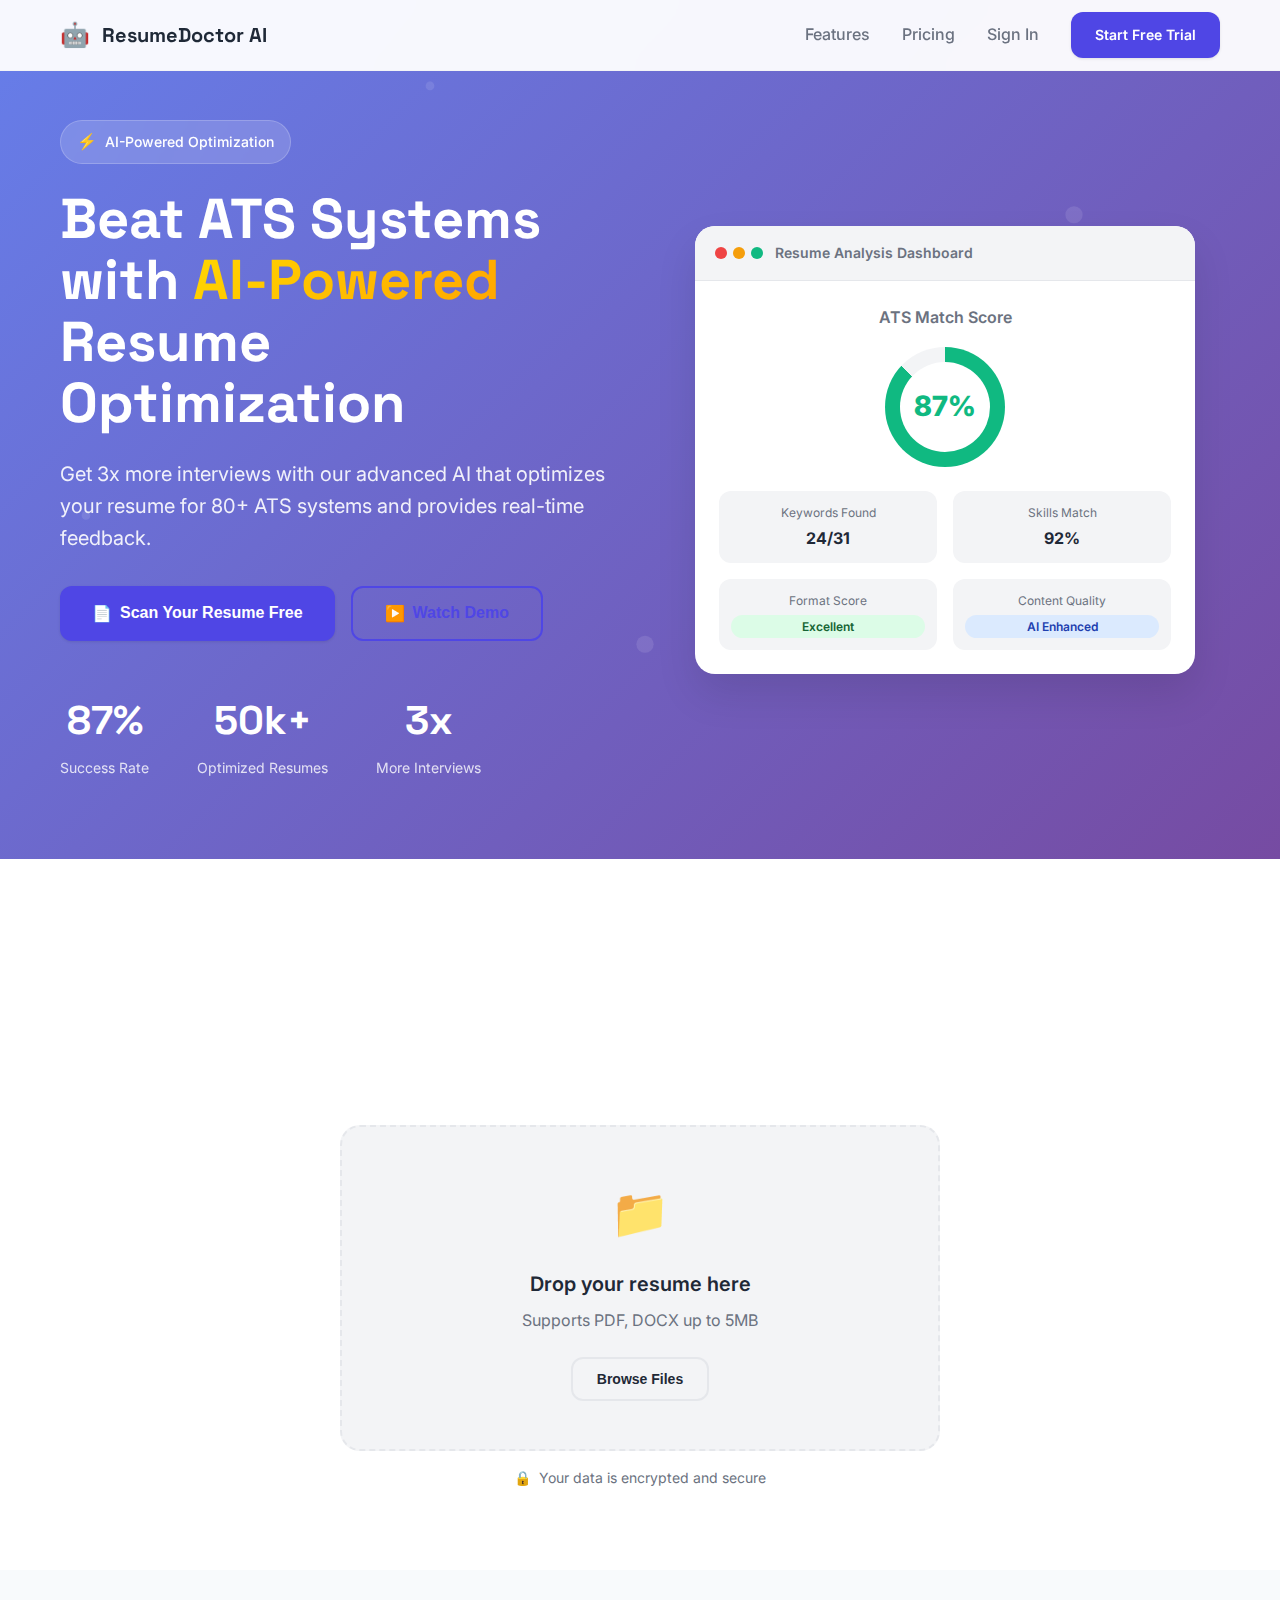
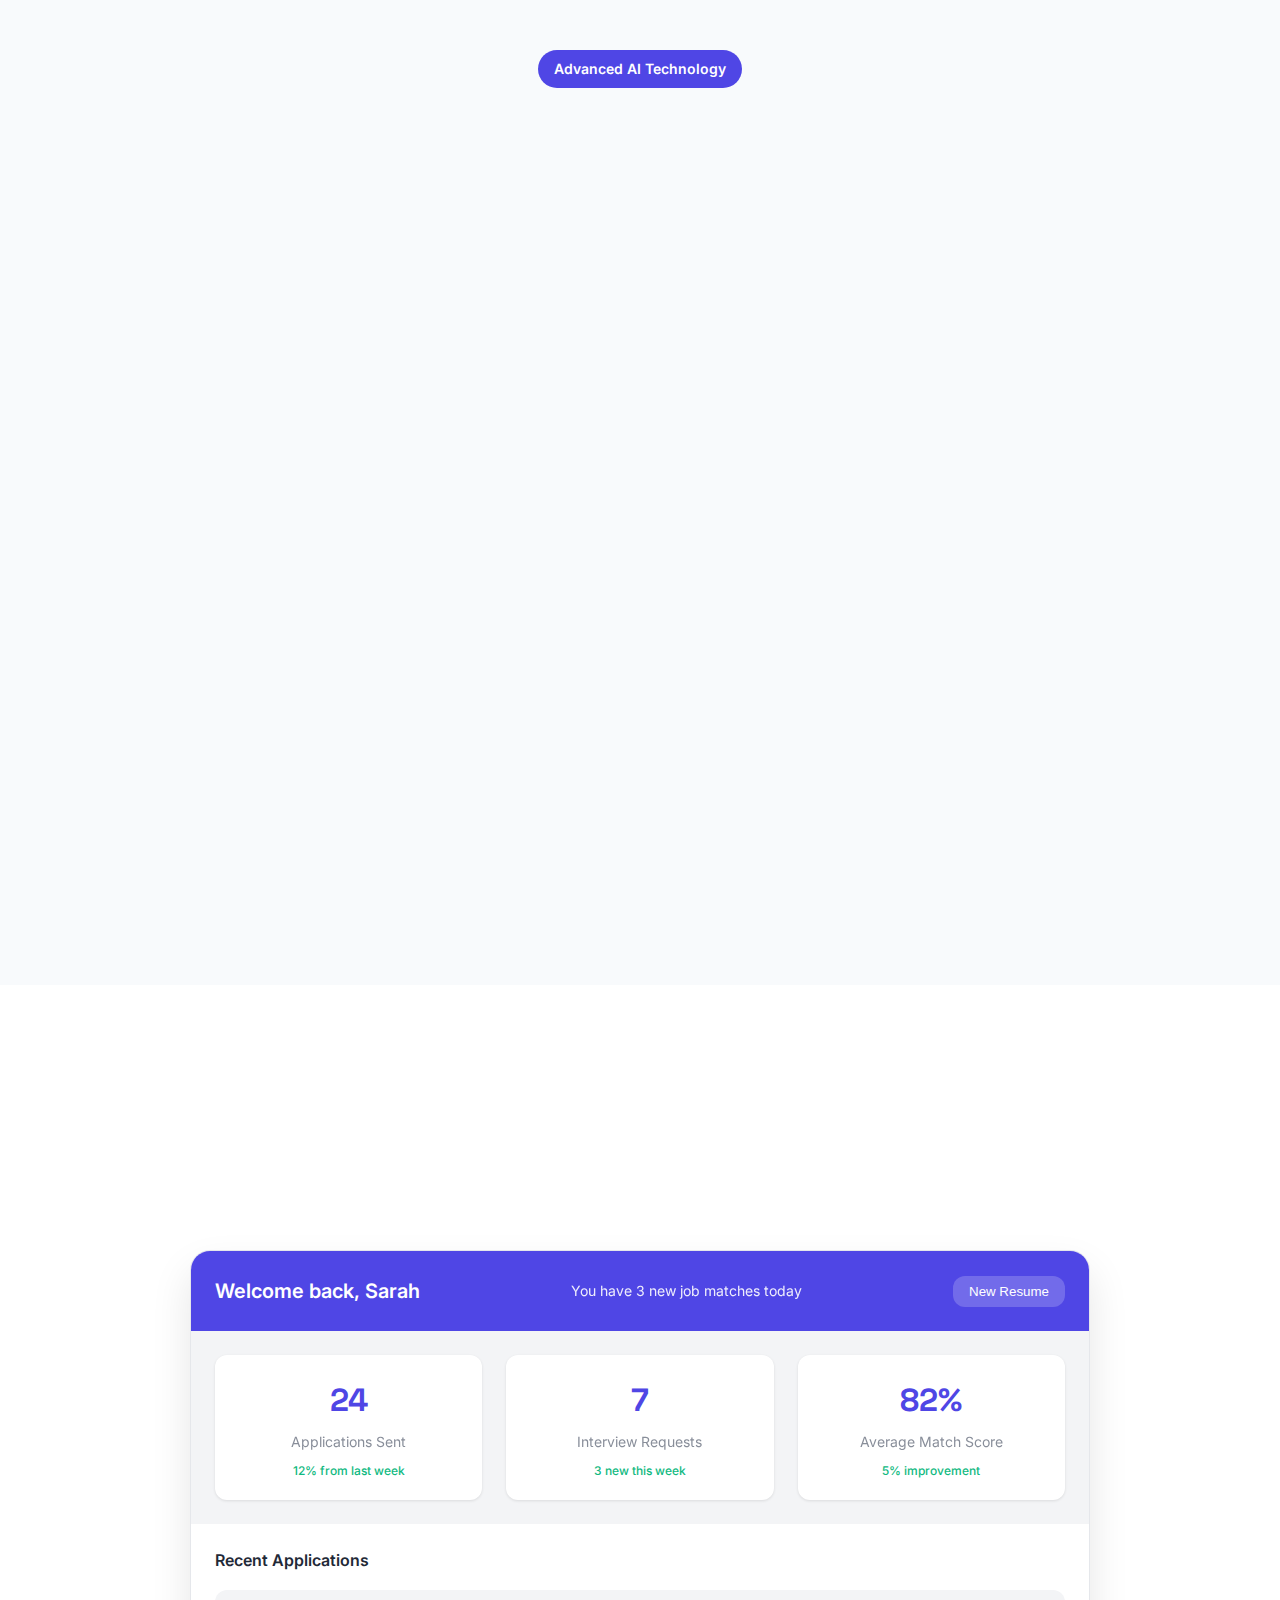
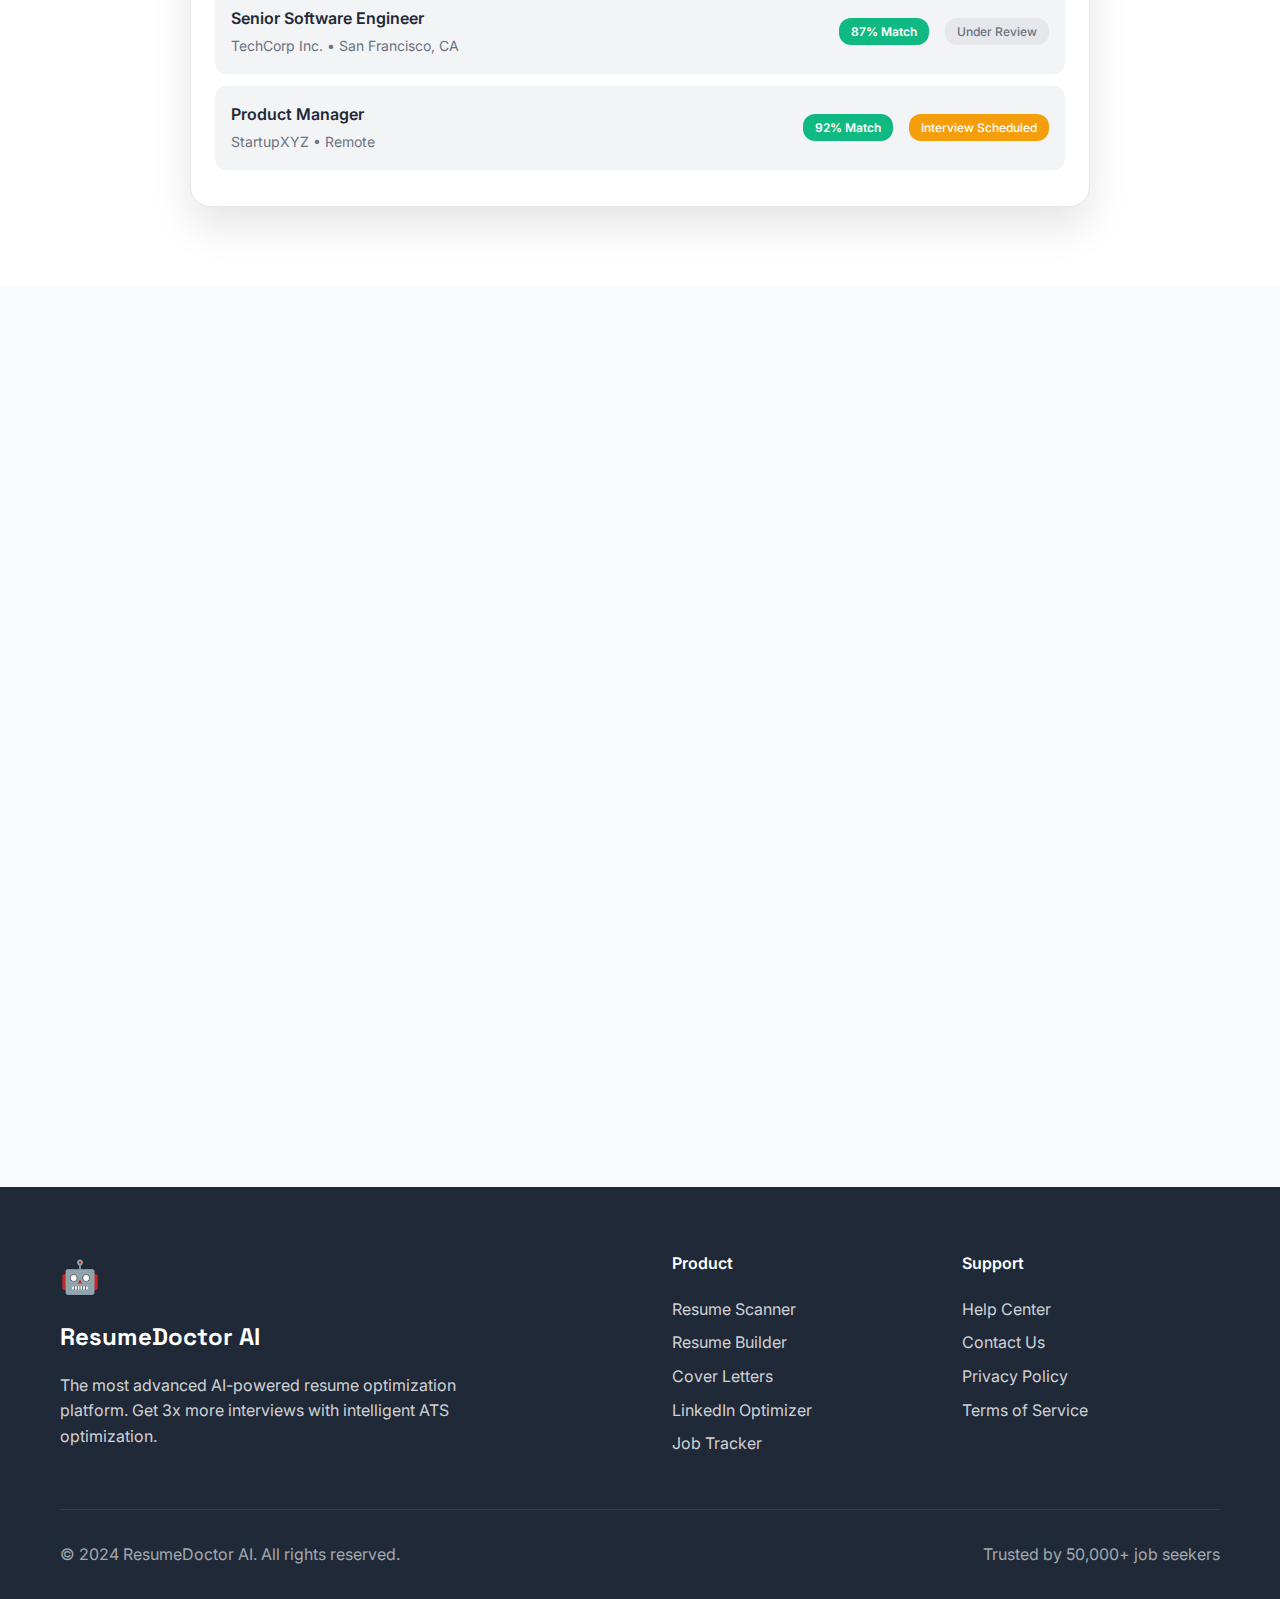
<file: frontend/index.html>
<!DOCTYPE html>
<html lang="en">
<head>
    <meta charset="UTF-8">
    <meta name="viewport" content="width=device-width, initial-scale=1.0">
    <title>ResumeDoctor AI - AI-Powered Resume Optimization Platform</title>
    <link rel="stylesheet" href="./static/css/landing.css">
    <link href="https://fonts.googleapis.com/css2?family=Inter:wght@300;400;500;600;700;800;900&family=Space+Grotesk:wght@300;400;500;600;700&display=swap" rel="stylesheet">
</head>
<body>
    <!-- Navigation Header -->
    <nav class="navbar">
        <div class="nav-container">
            <div class="nav-brand">
                <div class="brand-icon">🤖</div>
                <span class="brand-text">ResumeDoctor AI</span>
            </div>
            <div class="nav-menu">
                <a href="#features" class="nav-link">Features</a>
                <a href="#pricing" class="nav-link">Pricing</a>
                <a href="us10_login.html" class="nav-link">Sign In</a>
                <a href="us10_login.html" class="btn btn-primary">Start Free Trial</a>
            </div>
            <div class="nav-toggle" id="navToggle">
                <span></span>
                <span></span>
                <span></span>
            </div>
        </div>
    </nav>

    <!-- Hero Section -->
    <section class="hero">
        <div class="hero-container">
            <div class="hero-content">
                <div class="hero-badge">
                    <span class="badge-icon">⚡</span>
                    AI-Powered Optimization
                </div>
                <h1 class="hero-title">
                    Beat ATS Systems with
                    <span class="gradient-text">AI-Powered</span>
                    Resume Optimization
                </h1>
                <p class="hero-description">
                    Get 3x more interviews with our advanced AI that optimizes your resume for 80+ ATS systems and provides real-time feedback.
                </p>
                <div class="hero-actions">
                    <button class="btn btn-primary btn-large" onclick="scrollToUpload()">
                        <span class="btn-icon">📄</span>
                        Scan Your Resume Free
                    </button>
                    <button class="btn btn-secondary btn-large" onclick="playDemo()">
                        <span class="btn-icon">▶️</span>
                        Watch Demo
                    </button>
                </div>
                <div class="hero-stats">
                    <div class="stat-item">
                        <div class="stat-number">87%</div>
                        <div class="stat-label">Success Rate</div>
                    </div>
                    <div class="stat-item">
                        <div class="stat-number">50k+</div>
                        <div class="stat-label">Optimized Resumes</div>
                    </div>
                    <div class="stat-item">
                        <div class="stat-number">3x</div>
                        <div class="stat-label">More Interviews</div>
                    </div>
                </div>
            </div>
            <div class="hero-visual">
                <div class="dashboard-mockup">
                    <div class="mockup-header">
                        <div class="mockup-dots">
                            <span class="dot red"></span>
                            <span class="dot yellow"></span>
                            <span class="dot green"></span>
                        </div>
                        <div class="mockup-title">Resume Analysis Dashboard</div>
                    </div>
                    <div class="mockup-content">
                        <div class="score-section">
                            <div class="score-title">ATS Match Score</div>
                            <div class="score-circle">
                                <div class="score-value">87%</div>
                            </div>
                        </div>
                        <div class="metrics-grid">
                            <div class="metric-item">
                                <div class="metric-label">Keywords Found</div>
                                <div class="metric-value">24/31</div>
                            </div>
                            <div class="metric-item">
                                <div class="metric-label">Skills Match</div>
                                <div class="metric-value">92%</div>
                            </div>
                            <div class="metric-item">
                                <div class="metric-label">Format Score</div>
                                <div class="metric-status excellent">Excellent</div>
                            </div>
                            <div class="metric-item">
                                <div class="metric-label">Content Quality</div>
                                <div class="metric-status enhanced">AI Enhanced</div>
                            </div>
                        </div>
                    </div>
                </div>
            </div>
        </div>
    </section>

    <!-- Upload Section -->
    <section class="upload-section" id="upload">
        <div class="container">
            <h2 class="section-title">Upload & Scan Your Resume in Seconds</h2>
            <p class="section-description">
                Our advanced AI analyzes your resume against 80+ ATS systems and provides instant optimization suggestions.
            </p>
            <div class="upload-container">
                <div class="upload-area" id="uploadArea">
                    <div class="upload-icon">📁</div>
                    <h3>Drop your resume here</h3>
                    <p>Supports PDF, DOCX up to 5MB</p>
                    <button class="btn btn-outline" onclick="document.getElementById('fileInput').click()">
                        Browse Files
                    </button>
                    <input type="file" id="fileInput" accept=".pdf,.doc,.docx" style="display: none;">
                </div>
                <div class="upload-security">
                    <span class="security-icon">🔒</span>
                    Your data is encrypted and secure
                </div>
            </div>
        </div>
    </section>

    <!-- Features Section -->
    <section class="features" id="features">
        <div class="container">
            <div class="features-header">
                <div class="section-badge">Advanced AI Technology</div>
                <h2 class="section-title">Powered by Next-Generation AI</h2>
                <p class="section-description">
                    Our proprietary AI engine provides insights that go far beyond basic keyword matching.
                </p>
            </div>
            <div class="features-grid">
                <div class="feature-card">
                    <div class="feature-icon brain">🧠</div>
                    <h3>Smart Content Analysis</h3>
                    <p>AI-powered semantic analysis that understands context, not just keywords, ensuring your resume tells the right story.</p>
                </div>
                <div class="feature-card">
                    <div class="feature-icon auto">⚡</div>
                    <h3>Auto-Optimization</h3>
                    <p>Automatically suggests improvements for bullet points, skills, and experiences based on successful resumes in your field.</p>
                </div>
                <div class="feature-card">
                    <div class="feature-icon predict">🎯</div>
                    <h3>Predictive Scoring</h3>
                    <p>Machine learning algorithms predict your interview chances based on millions of successful applications.</p>
                </div>
                <div class="feature-card">
                    <div class="feature-icon ats">🛡️</div>
                    <h3>Multi-ATS Testing</h3>
                    <p>Test your resume against 80+ ATS systems including Workday, Taleo, Greenhouse, and more.</p>
                </div>
                <div class="feature-card">
                    <div class="feature-icon insights">💡</div>
                    <h3>Personalized Insights</h3>
                    <p>Get customized recommendations based on your industry, experience level, and career goals.</p>
                </div>
                <div class="feature-card">
                    <div class="feature-icon realtime">🔄</div>
                    <h3>Real-Time Updates</h3>
                    <p>See your match score improve instantly as you make changes, with live feedback and suggestions.</p>
                </div>
            </div>
        </div>
    </section>

    <!-- Dashboard Preview Section -->
    <section class="dashboard-preview">
        <div class="container">
            <h2 class="section-title">Complete Job Search Dashboard</h2>
            <p class="section-description">
                Manage your entire job search from one powerful platform with advanced analytics and AI insights.
            </p>
            <div class="dashboard-showcase">
                <div class="dashboard-frame">
                    <div class="dashboard-header-preview">
                        <div class="welcome-text">Welcome back, Sarah</div>
                        <div class="notification">You have 3 new job matches today</div>
                        <button class="new-resume-btn">New Resume</button>
                    </div>
                    <div class="dashboard-stats">
                        <div class="stat-card">
                            <div class="stat-number">24</div>
                            <div class="stat-label">Applications Sent</div>
                            <div class="stat-change positive">12% from last week</div>
                        </div>
                        <div class="stat-card">
                            <div class="stat-number">7</div>
                            <div class="stat-label">Interview Requests</div>
                            <div class="stat-change positive">3 new this week</div>
                        </div>
                        <div class="stat-card">
                            <div class="stat-number">82%</div>
                            <div class="stat-label">Average Match Score</div>
                            <div class="stat-change positive">5% improvement</div>
                        </div>
                    </div>
                    <div class="recent-applications">
                        <h4>Recent Applications</h4>
                        <div class="application-item">
                            <div class="app-info">
                                <div class="app-title">Senior Software Engineer</div>
                                <div class="app-company">TechCorp Inc. • San Francisco, CA</div>
                            </div>
                            <div class="app-score">87% Match</div>
                            <div class="app-status">Under Review</div>
                        </div>
                        <div class="application-item">
                            <div class="app-info">
                                <div class="app-title">Product Manager</div>
                                <div class="app-company">StartupXYZ • Remote</div>
                            </div>
                            <div class="app-score">92% Match</div>
                            <div class="app-status interview">Interview Scheduled</div>
                        </div>
                    </div>
                </div>
            </div>
        </div>
    </section>

    <!-- Pricing Section -->
    <section class="pricing" id="pricing">
        <div class="container">
            <h2 class="section-title">Choose Your Plan</h2>
            <p class="section-description">
                Start free and upgrade when you need advanced features. No hidden fees, cancel anytime.
            </p>
            <div class="pricing-grid">
                <div class="pricing-card">
                    <div class="plan-header">
                        <h3>Free</h3>
                        <div class="plan-price">
                            <span class="price">$0</span>
                            <span class="period">Forever</span>
                        </div>
                    </div>
                    <ul class="plan-features">
                        <li>5 resume scans per month</li>
                        <li>Basic ATS compatibility check</li>
                        <li>1 resume template</li>
                        <li>Basic keyword suggestions</li>
                    </ul>
                    <button class="btn btn-outline btn-full">Get Started Free</button>
                </div>
                <div class="pricing-card featured">
                    <div class="plan-badge">Most Popular</div>
                    <div class="plan-header">
                        <h3>Pro</h3>
                        <div class="plan-price">
                            <span class="price">$29</span>
                            <span class="period">per month</span>
                        </div>
                    </div>
                    <ul class="plan-features">
                        <li>Unlimited resume scans</li>
                        <li>Advanced AI optimization</li>
                        <li>50+ premium templates</li>
                        <li>Cover letter optimization</li>
                        <li>LinkedIn profile optimization</li>
                        <li>Job tracking dashboard</li>
                    </ul>
                    <button class="btn btn-primary btn-full">Start Pro Trial</button>
                </div>
                <div class="pricing-card">
                    <div class="plan-header">
                        <h3>Enterprise</h3>
                        <div class="plan-price">
                            <span class="price">$99</span>
                            <span class="period">per month</span>
                        </div>
                    </div>
                    <ul class="plan-features">
                        <li>Everything in Pro</li>
                        <li>Team management</li>
                        <li>White-label solution</li>
                        <li>API access</li>
                        <li>Priority support</li>
                        <li>Custom integrations</li>
                    </ul>
                    <button class="btn btn-outline btn-full">Contact Sales</button>
                </div>
            </div>
        </div>
    </section>

    <!-- Footer -->
    <footer class="footer">
        <div class="container">
            <div class="footer-content">
                <div class="footer-brand">
                    <div class="brand-icon">🤖</div>
                    <span class="brand-text">ResumeDoctor AI</span>
                    <p>The most advanced AI-powered resume optimization platform. Get 3x more interviews with intelligent ATS optimization.</p>
                </div>
                <div class="footer-links">
                    <div class="link-group">
                        <h4>Product</h4>
                        <a href="#" class="footer-link">Resume Scanner</a>
                        <a href="#" class="footer-link">Resume Builder</a>
                        <a href="#" class="footer-link">Cover Letters</a>
                        <a href="#" class="footer-link">LinkedIn Optimizer</a>
                        <a href="#" class="footer-link">Job Tracker</a>
                    </div>
                    <div class="link-group">
                        <h4>Support</h4>
                        <a href="#" class="footer-link">Help Center</a>
                        <a href="#" class="footer-link">Contact Us</a>
                        <a href="#" class="footer-link">Privacy Policy</a>
                        <a href="#" class="footer-link">Terms of Service</a>
                    </div>
                </div>
            </div>
            <div class="footer-bottom">
                <p>&copy; 2024 ResumeDoctor AI. All rights reserved.</p>
                <p>Trusted by 50,000+ job seekers</p>
            </div>
        </div>
    </footer>

    <script src="./static/js/landing.js"></script>
</body>
</html>
</file>
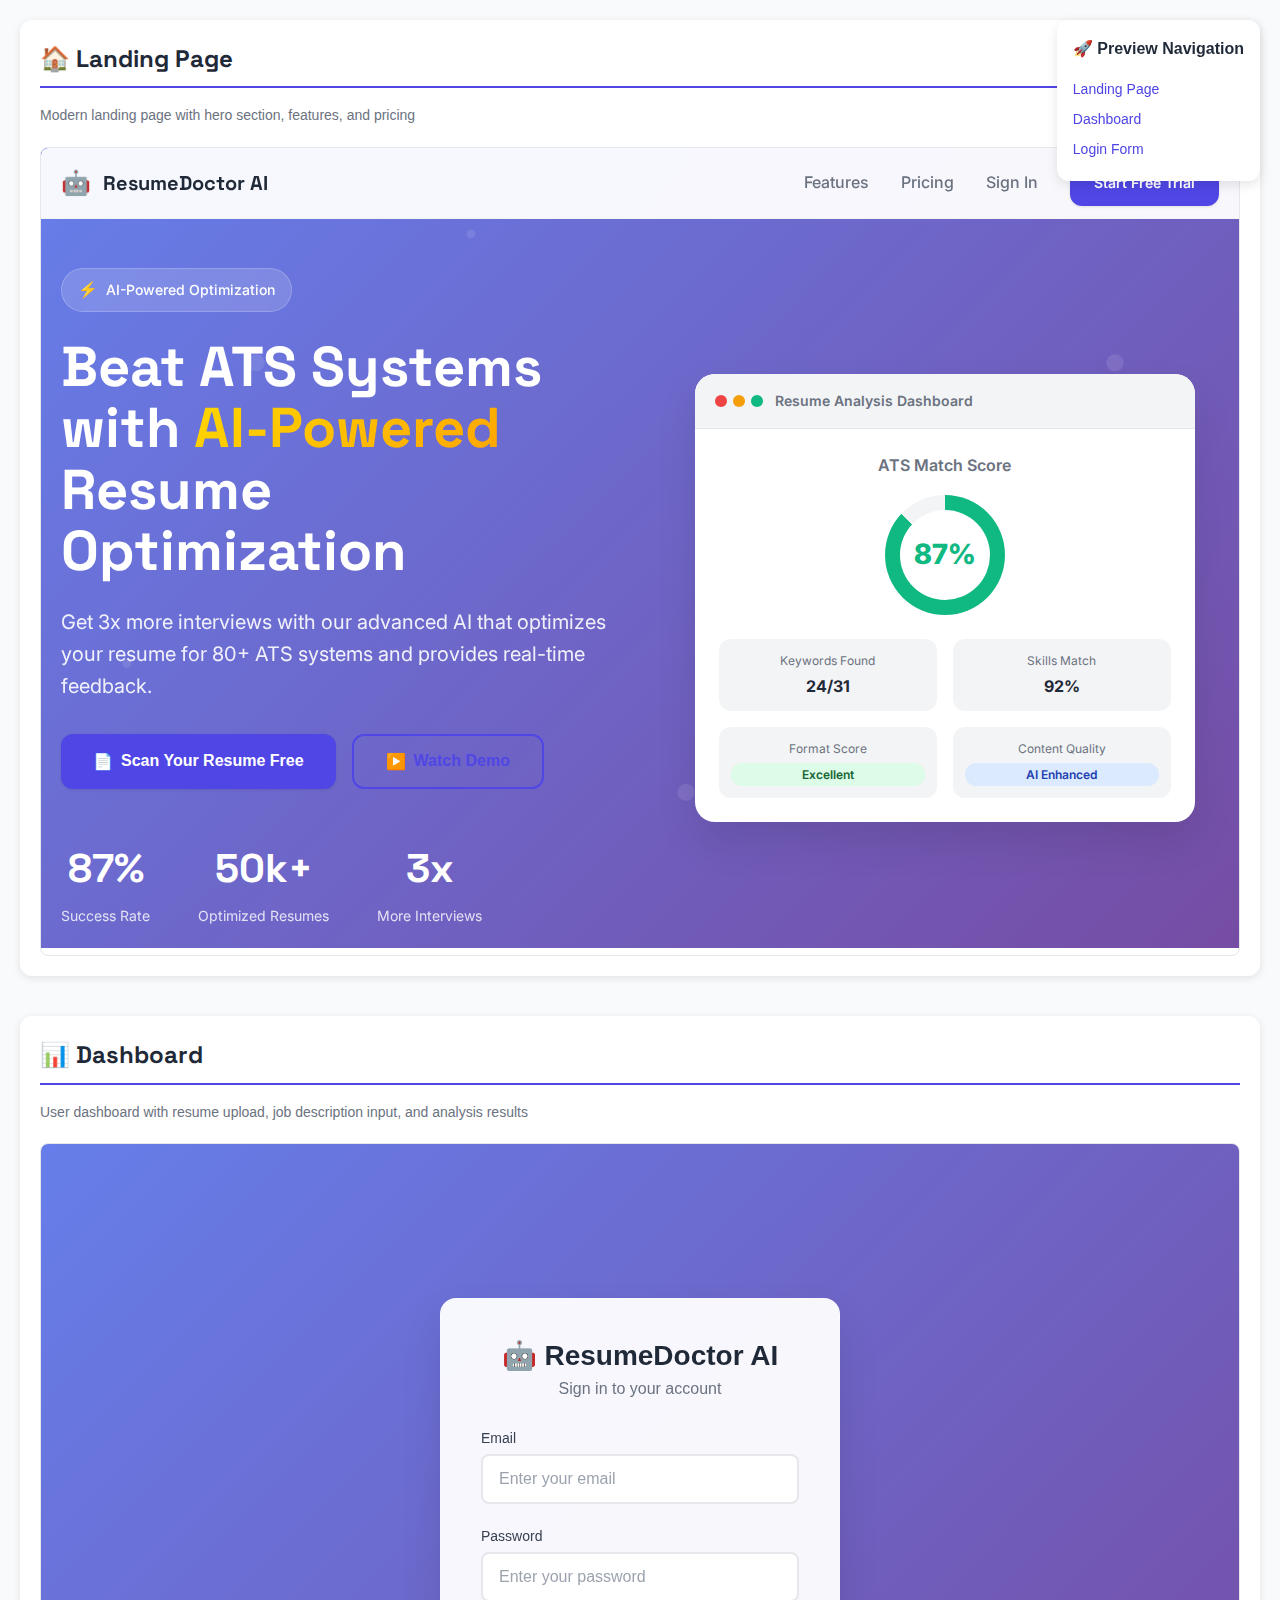
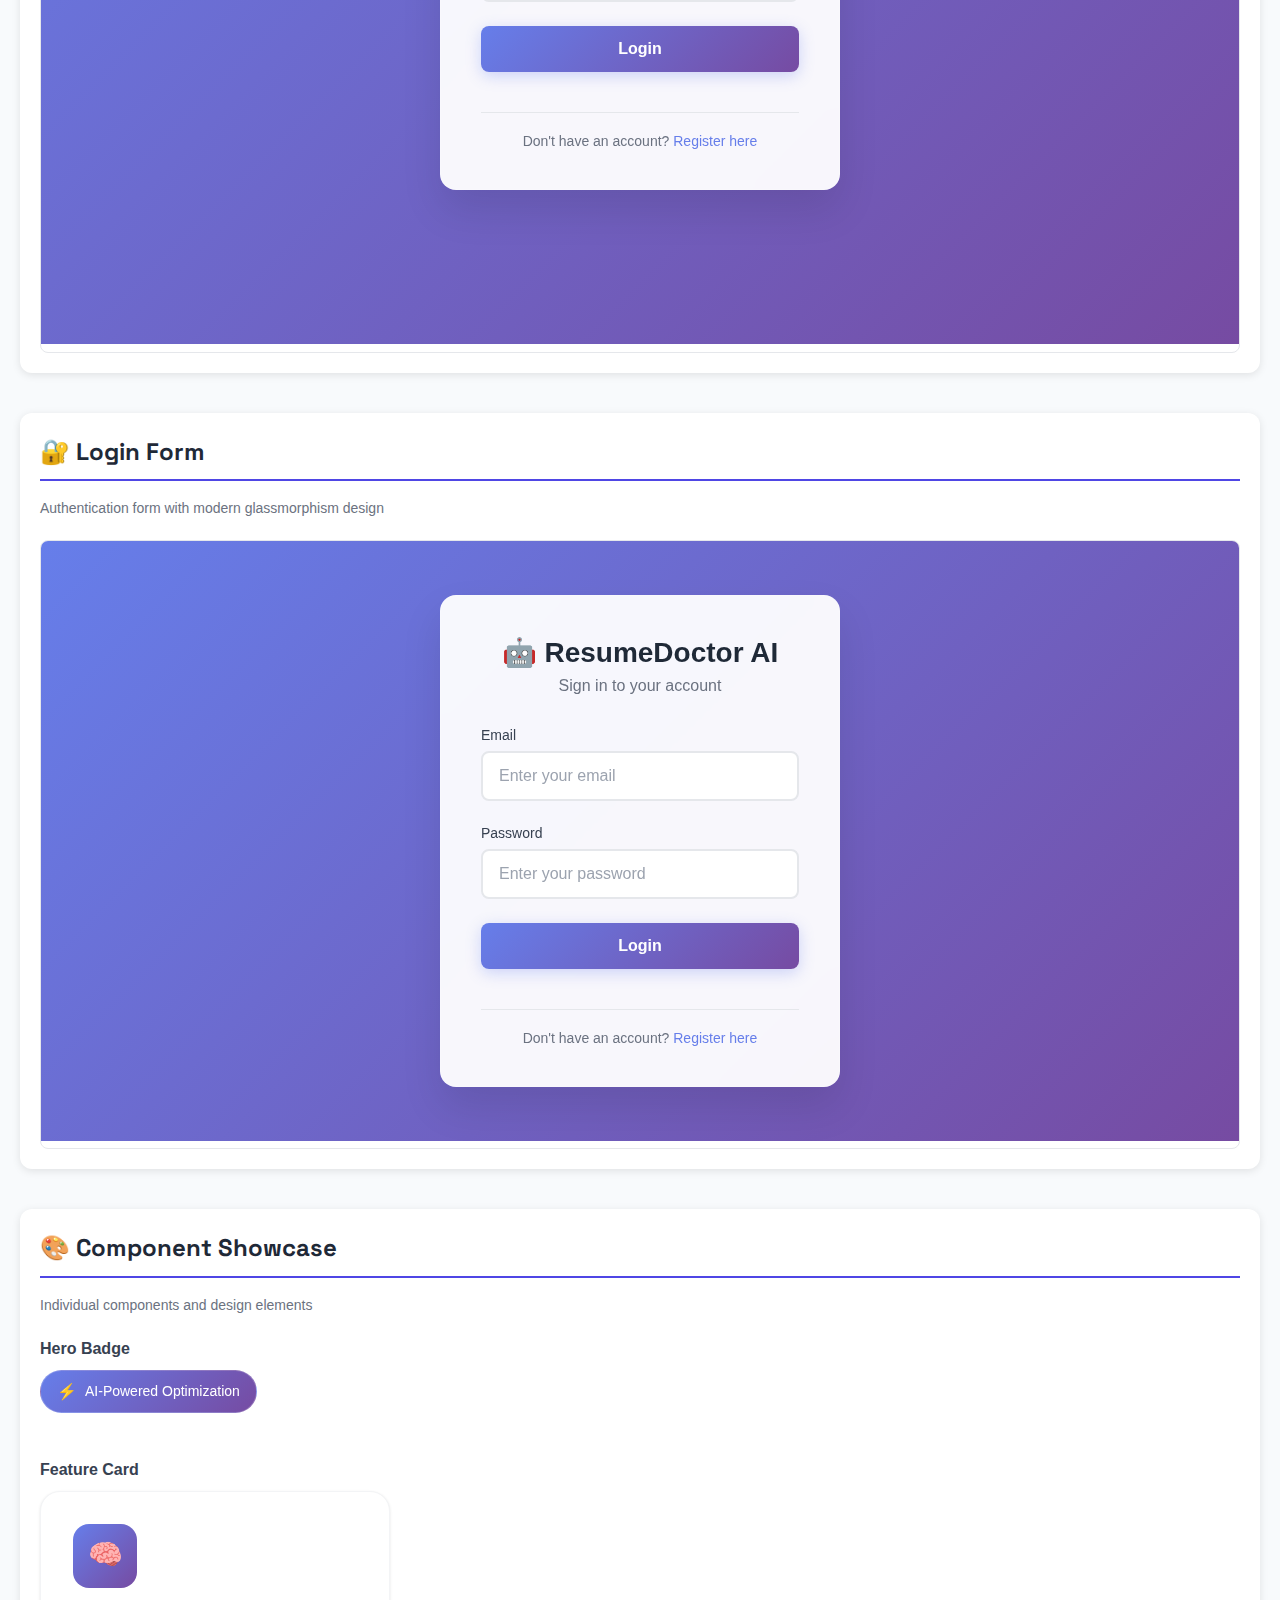
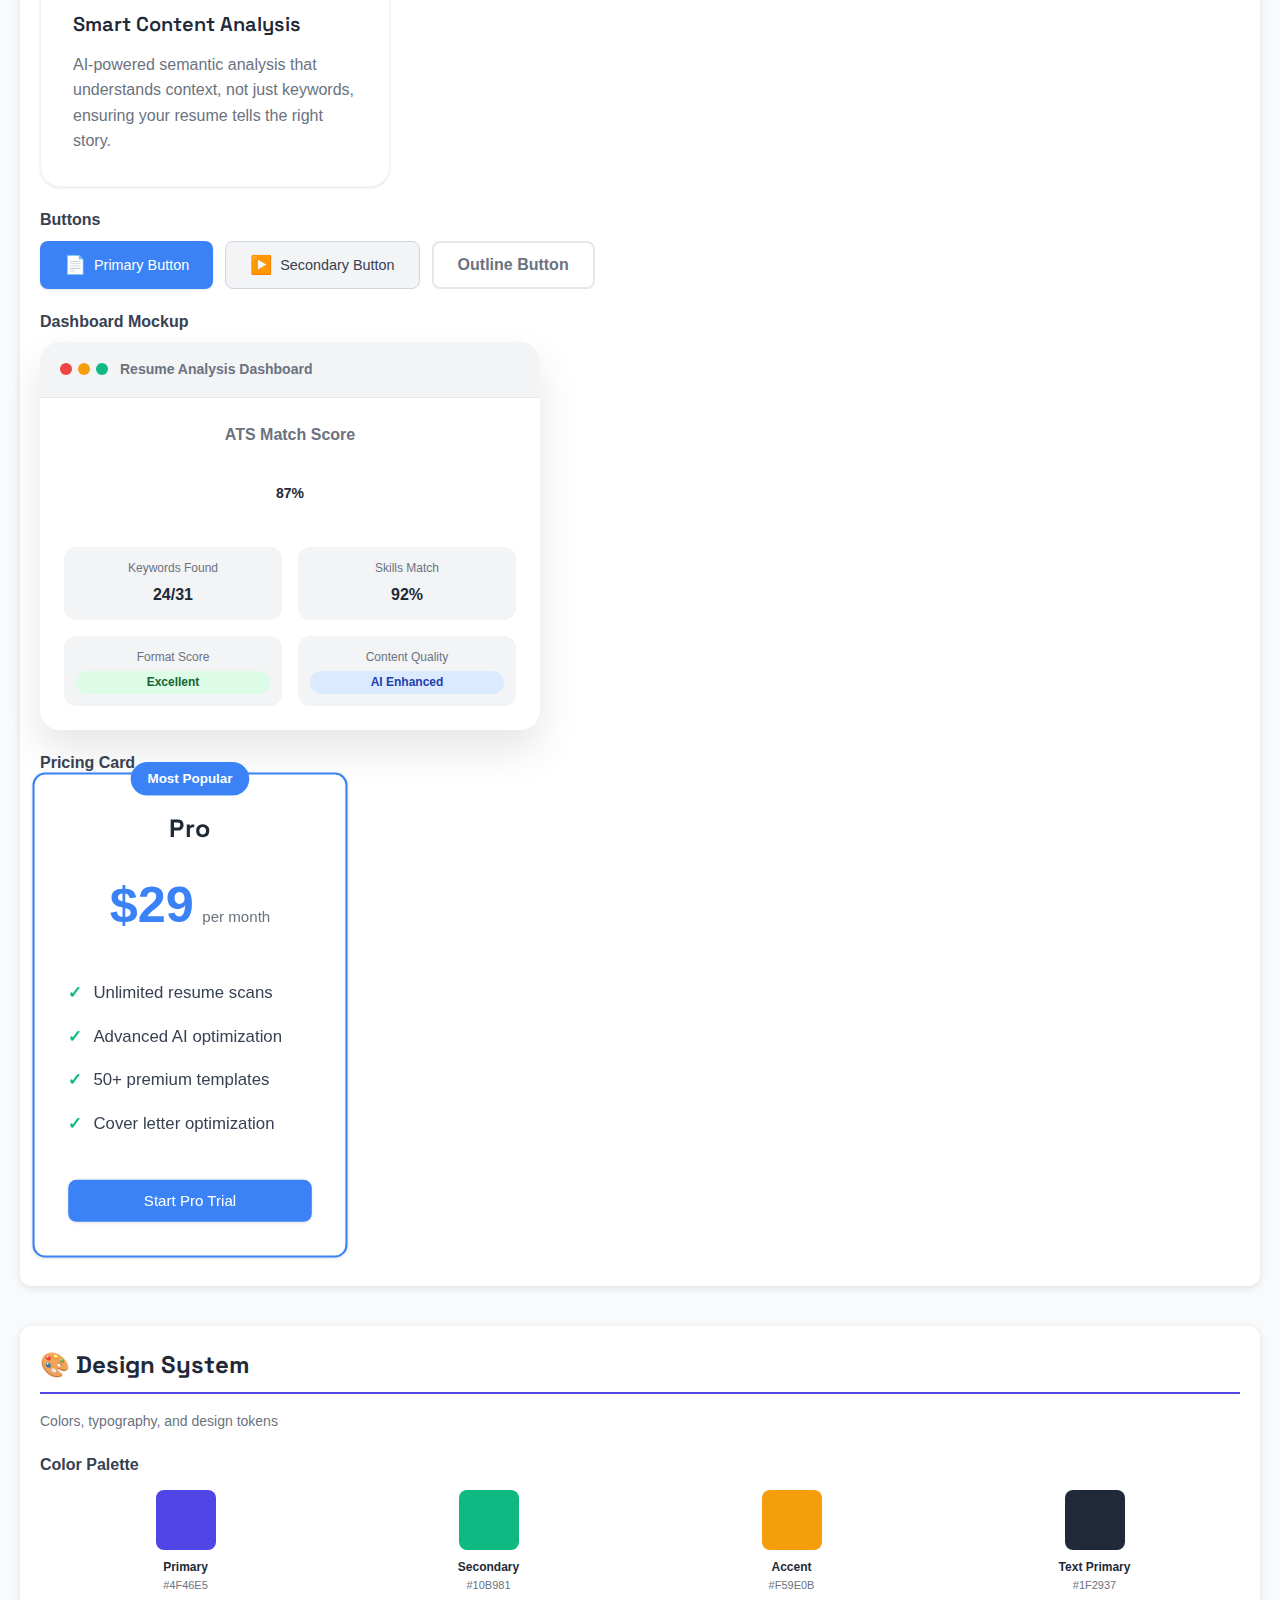
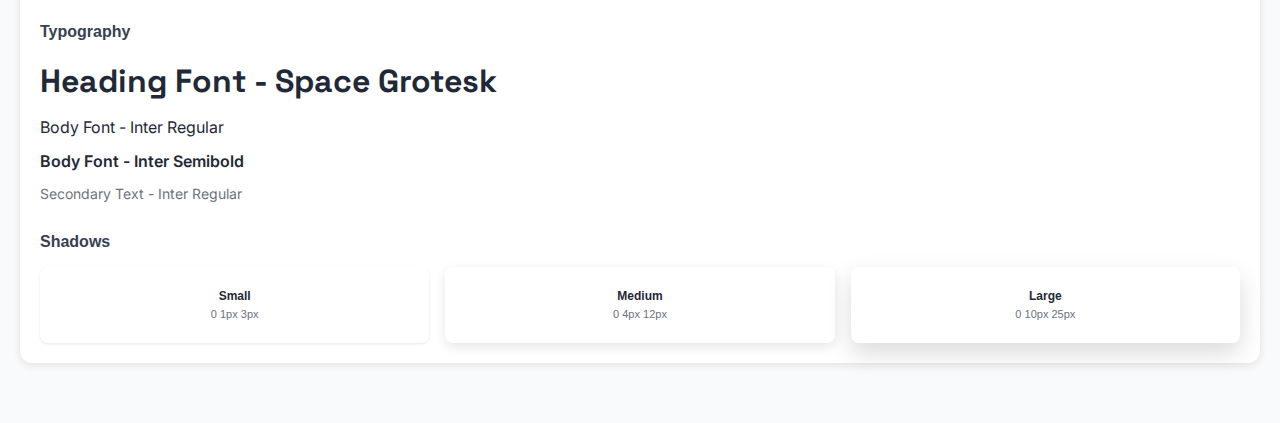
<file: frontend/App.resumedoctor.html>
<!DOCTYPE html>
<html lang="en">
<head>
    <meta charset="UTF-8">
    <meta name="viewport" content="width=device-width, initial-scale=1.0">
    <title>ResumeDoctor AI - Preview</title>
    <link rel="stylesheet" href="./static/css/landing.css">
    <link rel="stylesheet" href="./static/css/us10_styles.css">
    <link href="https://fonts.googleapis.com/css2?family=Inter:wght@300;400;500;600;700;800;900&family=Space+Grotesk:wght@300;400;500;600;700&display=swap" rel="stylesheet">
    <style>
        .preview-container {
            padding: 20px;
            background: #f8fafc;
            min-height: 100vh;
        }
        
        .preview-section {
            margin-bottom: 40px;
            background: white;
            border-radius: 12px;
            padding: 20px;
            box-shadow: 0 2px 8px rgba(0,0,0,0.1);
        }
        
        .preview-title {
            font-family: 'Space Grotesk', sans-serif;
            font-size: 24px;
            font-weight: 700;
            margin-bottom: 16px;
            color: #1f2937;
            border-bottom: 2px solid #4f46e5;
            padding-bottom: 8px;
        }
        
        .preview-description {
            color: #6b7280;
            margin-bottom: 20px;
            font-size: 14px;
        }
        
        .component-preview {
            border: 1px solid #e5e7eb;
            border-radius: 8px;
            overflow: hidden;
        }
        
        .preview-nav {
            position: fixed;
            top: 20px;
            right: 20px;
            background: white;
            border-radius: 12px;
            padding: 16px;
            box-shadow: 0 4px 12px rgba(0,0,0,0.1);
            z-index: 1000;
        }
        
        .preview-nav h3 {
            margin: 0 0 12px 0;
            font-size: 16px;
            color: #1f2937;
        }
        
        .preview-nav a {
            display: block;
            color: #4f46e5;
            text-decoration: none;
            padding: 4px 0;
            font-size: 14px;
        }
        
        .preview-nav a:hover {
            text-decoration: underline;
        }
    </style>
</head>
<body>
    <div class="preview-container">
        <!-- Navigation -->
        <div class="preview-nav">
            <h3>🚀 Preview Navigation</h3>
            <a href="#landing">Landing Page</a>
            <a href="#dashboard">Dashboard</a>
            <a href="#login">Login Form</a>
        </div>

        <!-- Landing Page Preview -->
        <div class="preview-section" id="landing">
            <h2 class="preview-title">🏠 Landing Page</h2>
            <p class="preview-description">Modern landing page with hero section, features, and pricing</p>
            <div class="component-preview">
                <iframe src="index.html" width="100%" height="800" frameborder="0"></iframe>
            </div>
        </div>

        <!-- Dashboard Preview -->
        <div class="preview-section" id="dashboard">
            <h2 class="preview-title">📊 Dashboard</h2>
            <p class="preview-description">User dashboard with resume upload, job description input, and analysis results</p>
            <div class="component-preview">
                <iframe src="us10_dashboard.html" width="100%" height="800" frameborder="0"></iframe>
            </div>
        </div>

        <!-- Login Form Preview -->
        <div class="preview-section" id="login">
            <h2 class="preview-title">🔐 Login Form</h2>
            <p class="preview-description">Authentication form with modern glassmorphism design</p>
            <div class="component-preview">
                <iframe src="us10_login.html" width="100%" height="600" frameborder="0"></iframe>
            </div>
        </div>

        <!-- Component Showcase -->
        <div class="preview-section">
            <h2 class="preview-title">🎨 Component Showcase</h2>
            <p class="preview-description">Individual components and design elements</p>
            
            <!-- Hero Badge -->
            <div style="margin-bottom: 20px;">
                <h4 style="margin-bottom: 8px; color: #374151;">Hero Badge</h4>
                <div class="hero-badge" style="background: linear-gradient(135deg, #667eea 0%, #764ba2 100%); color: white;">
                    <span class="badge-icon">⚡</span>
                    AI-Powered Optimization
                </div>
            </div>

            <!-- Feature Cards -->
            <div style="margin-bottom: 20px;">
                <h4 style="margin-bottom: 8px; color: #374151;">Feature Card</h4>
                <div class="feature-card" style="max-width: 350px;">
                    <div class="feature-icon brain">🧠</div>
                    <h3>Smart Content Analysis</h3>
                    <p>AI-powered semantic analysis that understands context, not just keywords, ensuring your resume tells the right story.</p>
                </div>
            </div>

            <!-- Buttons -->
            <div style="margin-bottom: 20px;">
                <h4 style="margin-bottom: 8px; color: #374151;">Buttons</h4>
                <div style="display: flex; gap: 12px; flex-wrap: wrap;">
                    <button class="btn btn-primary">
                        <span class="btn-icon">📄</span>
                        Primary Button
                    </button>
                    <button class="btn btn-secondary">
                        <span class="btn-icon">▶️</span>
                        Secondary Button
                    </button>
                    <button class="btn btn-outline">
                        Outline Button
                    </button>
                </div>
            </div>

            <!-- Dashboard Mockup -->
            <div style="margin-bottom: 20px;">
                <h4 style="margin-bottom: 8px; color: #374151;">Dashboard Mockup</h4>
                <div class="dashboard-mockup" style="max-width: 500px;">
                    <div class="mockup-header">
                        <div class="mockup-dots">
                            <span class="dot red"></span>
                            <span class="dot yellow"></span>
                            <span class="dot green"></span>
                        </div>
                        <div class="mockup-title">Resume Analysis Dashboard</div>
                    </div>
                    <div class="mockup-content">
                        <div class="score-section">
                            <div class="score-title">ATS Match Score</div>
                            <div class="score-circle">
                                <div class="score-value">87%</div>
                            </div>
                        </div>
                        <div class="metrics-grid">
                            <div class="metric-item">
                                <div class="metric-label">Keywords Found</div>
                                <div class="metric-value">24/31</div>
                            </div>
                            <div class="metric-item">
                                <div class="metric-label">Skills Match</div>
                                <div class="metric-value">92%</div>
                            </div>
                            <div class="metric-item">
                                <div class="metric-label">Format Score</div>
                                <div class="metric-status excellent">Excellent</div>
                            </div>
                            <div class="metric-item">
                                <div class="metric-label">Content Quality</div>
                                <div class="metric-status enhanced">AI Enhanced</div>
                            </div>
                        </div>
                    </div>
                </div>
            </div>

            <!-- Pricing Card -->
            <div style="margin-bottom: 20px;">
                <h4 style="margin-bottom: 8px; color: #374151;">Pricing Card</h4>
                <div class="pricing-card featured" style="max-width: 300px;">
                    <div class="plan-badge">Most Popular</div>
                    <div class="plan-header">
                        <h3>Pro</h3>
                        <div class="plan-price">
                            <span class="price">$29</span>
                            <span class="period">per month</span>
                        </div>
                    </div>
                    <ul class="plan-features">
                        <li>Unlimited resume scans</li>
                        <li>Advanced AI optimization</li>
                        <li>50+ premium templates</li>
                        <li>Cover letter optimization</li>
                    </ul>
                    <button class="btn btn-primary btn-full">Start Pro Trial</button>
                </div>
            </div>
        </div>

        <!-- Design System -->
        <div class="preview-section">
            <h2 class="preview-title">🎨 Design System</h2>
            <p class="preview-description">Colors, typography, and design tokens</p>
            
            <!-- Colors -->
            <div style="margin-bottom: 24px;">
                <h4 style="margin-bottom: 12px; color: #374151;">Color Palette</h4>
                <div style="display: grid; grid-template-columns: repeat(auto-fit, minmax(120px, 1fr)); gap: 12px;">
                    <div style="text-align: center;">
                        <div style="width: 60px; height: 60px; background: #4F46E5; border-radius: 8px; margin: 0 auto 8px;"></div>
                        <div style="font-size: 12px; font-weight: 600;">Primary</div>
                        <div style="font-size: 11px; color: #6b7280;">#4F46E5</div>
                    </div>
                    <div style="text-align: center;">
                        <div style="width: 60px; height: 60px; background: #10B981; border-radius: 8px; margin: 0 auto 8px;"></div>
                        <div style="font-size: 12px; font-weight: 600;">Secondary</div>
                        <div style="font-size: 11px; color: #6b7280;">#10B981</div>
                    </div>
                    <div style="text-align: center;">
                        <div style="width: 60px; height: 60px; background: #F59E0B; border-radius: 8px; margin: 0 auto 8px;"></div>
                        <div style="font-size: 12px; font-weight: 600;">Accent</div>
                        <div style="font-size: 11px; color: #6b7280;">#F59E0B</div>
                    </div>
                    <div style="text-align: center;">
                        <div style="width: 60px; height: 60px; background: #1F2937; border-radius: 8px; margin: 0 auto 8px;"></div>
                        <div style="font-size: 12px; font-weight: 600;">Text Primary</div>
                        <div style="font-size: 11px; color: #6b7280;">#1F2937</div>
                    </div>
                </div>
            </div>

            <!-- Typography -->
            <div style="margin-bottom: 24px;">
                <h4 style="margin-bottom: 12px; color: #374151;">Typography</h4>
                <div style="space-y: 8px;">
                    <div style="font-family: 'Space Grotesk', sans-serif; font-size: 32px; font-weight: 700; margin-bottom: 8px;">Heading Font - Space Grotesk</div>
                    <div style="font-family: 'Inter', sans-serif; font-size: 16px; margin-bottom: 8px;">Body Font - Inter Regular</div>
                    <div style="font-family: 'Inter', sans-serif; font-size: 16px; font-weight: 600; margin-bottom: 8px;">Body Font - Inter Semibold</div>
                    <div style="font-family: 'Inter', sans-serif; font-size: 14px; color: #6b7280;">Secondary Text - Inter Regular</div>
                </div>
            </div>

            <!-- Shadows -->
            <div>
                <h4 style="margin-bottom: 12px; color: #374151;">Shadows</h4>
                <div style="display: grid; grid-template-columns: repeat(auto-fit, minmax(150px, 1fr)); gap: 16px;">
                    <div style="padding: 20px; background: white; border-radius: 8px; box-shadow: 0 1px 3px rgba(0, 0, 0, 0.1); text-align: center;">
                        <div style="font-size: 12px; font-weight: 600;">Small</div>
                        <div style="font-size: 11px; color: #6b7280;">0 1px 3px</div>
                    </div>
                    <div style="padding: 20px; background: white; border-radius: 8px; box-shadow: 0 4px 12px rgba(0, 0, 0, 0.1); text-align: center;">
                        <div style="font-size: 12px; font-weight: 600;">Medium</div>
                        <div style="font-size: 11px; color: #6b7280;">0 4px 12px</div>
                    </div>
                    <div style="padding: 20px; background: white; border-radius: 8px; box-shadow: 0 10px 25px rgba(0, 0, 0, 0.15); text-align: center;">
                        <div style="font-size: 12px; font-weight: 600;">Large</div>
                        <div style="font-size: 11px; color: #6b7280;">0 10px 25px</div>
                    </div>
                </div>
            </div>
        </div>
    </div>

    <script>
        // Smooth scrolling for navigation
        document.querySelectorAll('.preview-nav a').forEach(link => {
            link.addEventListener('click', (e) => {
                e.preventDefault();
                const targetId = link.getAttribute('href').substring(1);
                const targetElement = document.getElementById(targetId);
                if (targetElement) {
                    targetElement.scrollIntoView({ behavior: 'smooth' });
                }
            });
        });

        // Add some interactive effects to components
        document.querySelectorAll('.feature-card, .pricing-card').forEach(card => {
            card.addEventListener('mouseenter', () => {
                card.style.transform = 'translateY(-4px)';
                card.style.transition = 'transform 0.3s ease';
            });
            
            card.addEventListener('mouseleave', () => {
                card.style.transform = 'translateY(0)';
            });
        });
    </script>
</body>
</html>
</file>
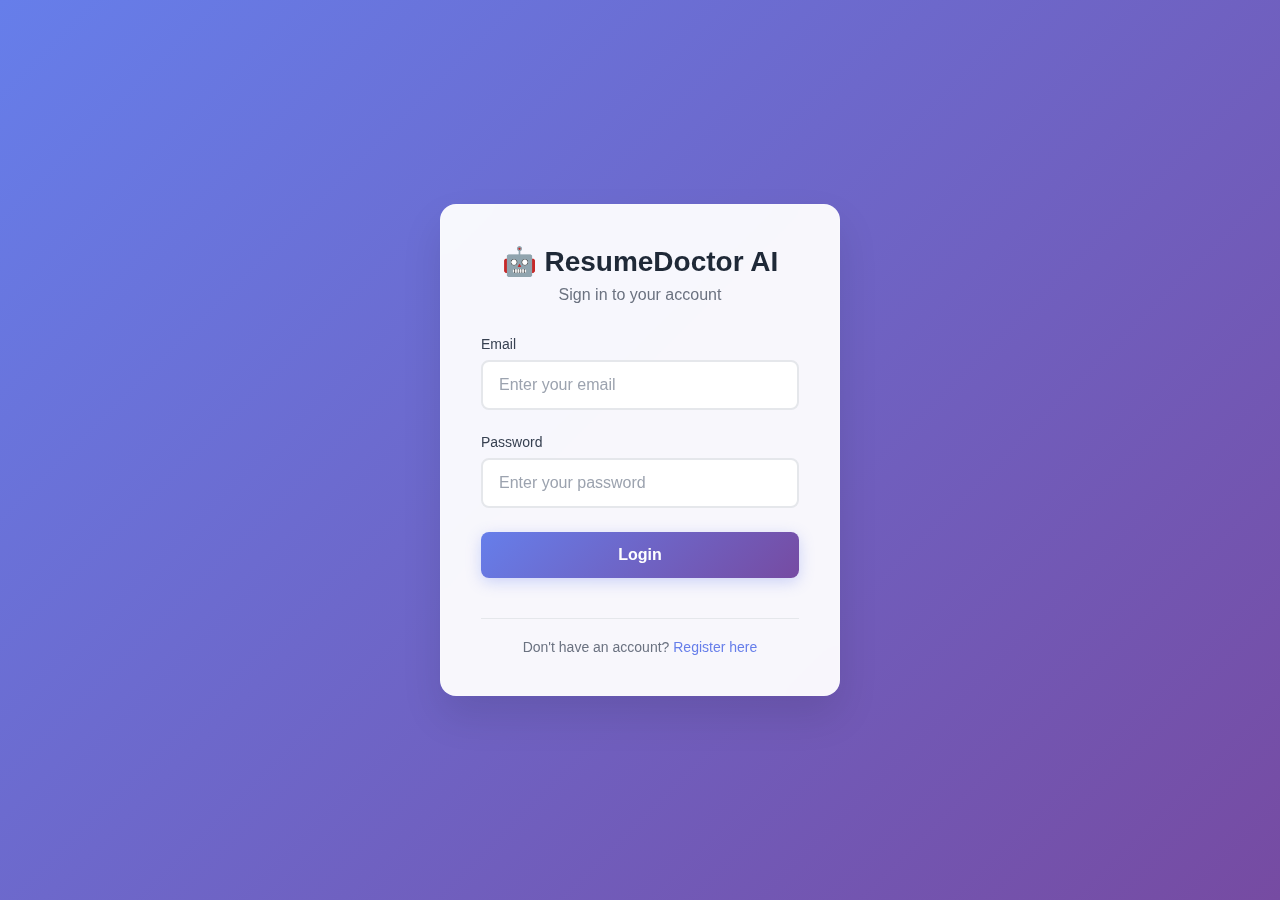
<file: frontend/us10_account.html>
<!DOCTYPE html>
<html lang="en">
<head>
    <meta charset="UTF-8">
    <meta name="viewport" content="width=device-width, initial-scale=1.0">
    <title>Account Settings - Resume Doctor.Ai</title>
    <link rel="stylesheet" href="./static/css/us10_styles.css">
</head>
<body>
    <div class="dashboard-container">
        <div class="dashboard-header">
            <a href="/" class="nav-brand" onclick="handleBrandClick(event)">
                <div class="logo-dot"></div>
                <span class="brand-text">ResumeDoctor AI</span>
            </a>

            <nav class="dashboard-nav">
                <a href="us10_dashboard.html" class="nav-item">Dashboard</a>
                <a href="us10_scan_history.html" class="nav-item">Scan History</a>
                <a href="us10_account.html" class="nav-item active">Account</a>
                <span class="user-greeting" id="welcomeMessage">Hi, there!</span>
                <button class="logout-btn" onclick="logout()" title="Logout">
                    <svg width="20" height="20" viewBox="0 0 24 24" fill="none" xmlns="http://www.w3.org/2000/svg">
                        <path d="M17 7L15.59 8.41L18.17 11H8V13H18.17L15.59 15.59L17 17L22 12L17 7Z" fill="currentColor"/>
                        <path d="M19 19H5V5H19V3H5C3.89 3 3 3.89 3 5V19C3 20.1 3.89 21 5 21H19C20.1 21 21 20.1 21 19V17H19V19Z" fill="currentColor"/>
                    </svg>
                </button>
            </nav>
        </div>
        
        <div class="dashboard-content">
            <div class="page-header">
                <h1 class="page-title">⚙️ Account Settings</h1>
                <p class="page-subtitle">Manage your personal information, security settings, and account preferences</p>
            </div>

            <!-- Alert Container -->
            <div id="alertContainer"></div>
            
            <!-- Account Information Section -->
            <div class="settings-section">
                <h3 class="section-title">👤 Personal Information</h3>
                <div class="settings-card">
                    <form id="personalInfoForm">
                        <div class="form-row">
                            <div class="form-group">
                                <label for="firstName">First Name</label>
                                <input type="text" id="firstName" name="first_name" required>
                            </div>
                            <div class="form-group">
                                <label for="lastName">Last Name</label>
                                <input type="text" id="lastName" name="last_name" required>
                            </div>
                        </div>
                        
                        <div class="form-group">
                            <label for="email">Email Address</label>
                            <input type="email" id="email" name="email" required>
                        </div>
                        
                        <div class="form-group">
                            <label for="currentPasswordInfo">Current Password (required for email changes)</label>
                            <input type="password" id="currentPasswordInfo" name="current_password" placeholder="Enter current password to save changes">
                        </div>
                        
                        <div class="form-actions">
                            <button type="button" class="btn-secondary" onclick="resetPersonalInfo()">Reset</button>
                            <button type="submit" class="btn-primary">💾 Save Changes</button>
                        </div>
                    </form>
                </div>
            </div>
            
            <!-- Password Change Section -->
            <div class="settings-section">
                <h3 class="section-title">🔐 Change Password</h3>
                <div class="settings-card">
                    <form id="passwordForm">
                        <div class="form-group">
                            <label for="currentPassword">Current Password</label>
                            <input type="password" id="currentPassword" name="current_password" required>
                        </div>
                        
                        <div class="form-group">
                            <label for="newPassword">New Password</label>
                            <input type="password" id="newPassword" name="new_password" required>
                            <small class="form-help">Password must be at least 8 characters long</small>
                        </div>
                        
                        <div class="form-group">
                            <label for="confirmPassword">Confirm New Password</label>
                            <input type="password" id="confirmPassword" name="confirm_password" required>
                        </div>
                        
                        <div class="form-actions">
                            <button type="button" class="btn-secondary" onclick="resetPasswordForm()">Reset</button>
                            <button type="submit" class="btn-primary">🔐 Change Password</button>
                        </div>
                    </form>
                </div>
            </div>
            
            <!-- Account Status Section -->
            <div class="settings-section">
                <h3 class="section-title">📊 Account Status</h3>
                <div class="settings-card">
                    <div class="status-grid">
                        <div class="status-item">
                            <div class="status-label">Account Type</div>
                            <div class="status-value" id="accountType">Basic</div>
                        </div>
                        <div class="status-item">
                            <div class="status-label">Member Since</div>
                            <div class="status-value" id="memberSince">-</div>
                        </div>
                        <div class="status-item">
                            <div class="status-label">Last Login</div>
                            <div class="status-value" id="lastLogin">-</div>
                        </div>
                        <div class="status-item">
                            <div class="status-label">Total Resumes</div>
                            <div class="status-value" id="totalResumes">0</div>
                        </div>
                    </div>
                    
                    <div class="upgrade-section" id="upgradeSection" style="display: none;">
                        <h4>🌟 Upgrade to Premium</h4>
                        <p>Get access to AI-powered suggestions and advanced features!</p>
                        <button class="btn-premium" onclick="upgradeToPremium()">⭐ Upgrade Now</button>
                    </div>
                </div>
            </div>
            
            <!-- Danger Zone -->
            <div class="settings-section danger-zone">
                <h3 class="section-title">⚠️ Danger Zone</h3>
                <div class="settings-card">
                    <div class="danger-content">
                        <h4>Delete Account</h4>
                        <p>Once you delete your account, there is no going back. Please be certain.</p>
                        <button class="btn-danger" onclick="showDeleteConfirmation()">🗑️ Delete Account</button>
                    </div>
                </div>
            </div>
        </div>
    </div>
    
    <!-- Delete Confirmation Modal -->
    <div id="deleteModal" class="modal" style="display: none;">
        <div class="modal-content">
            <div class="modal-header">
                <h3>⚠️ Confirm Account Deletion</h3>
                <button class="modal-close" onclick="hideDeleteConfirmation()">&times;</button>
            </div>
            <div class="modal-body">
                <p><strong>This action cannot be undone.</strong></p>
                <p>Your account and all associated data will be permanently deleted.</p>
                
                <form id="deleteForm">
                    <div class="form-group">
                        <label for="deletePassword">Enter your password to confirm:</label>
                        <input type="password" id="deletePassword" name="password" required>
                    </div>
                    
                    <div class="form-group">
                        <label class="checkbox-label">
                            <input type="checkbox" id="confirmDeletion" name="confirm_deletion" required>
                            I understand that this action cannot be undone
                        </label>
                    </div>
                </form>
            </div>
            <div class="modal-footer">
                <button class="btn-secondary" onclick="hideDeleteConfirmation()">Cancel</button>
                <button class="btn-danger" onclick="deleteAccount()">🗑️ Delete Account</button>
            </div>
        </div>
    </div>

    <script src="./static/js/config.js"></script>
    <script src="./static/js/us10_account.js"></script>
    <script>
        function handleBrandClick(event) {
            // For logged-in users, show a confirmation before leaving dashboard
            const confirmed = confirm('Are you sure you want to go to the landing page? You will need to log in again to access your dashboard.');
            if (!confirmed) {
                event.preventDefault();
            }
        }
    </script>
</body>
</html>
</file>
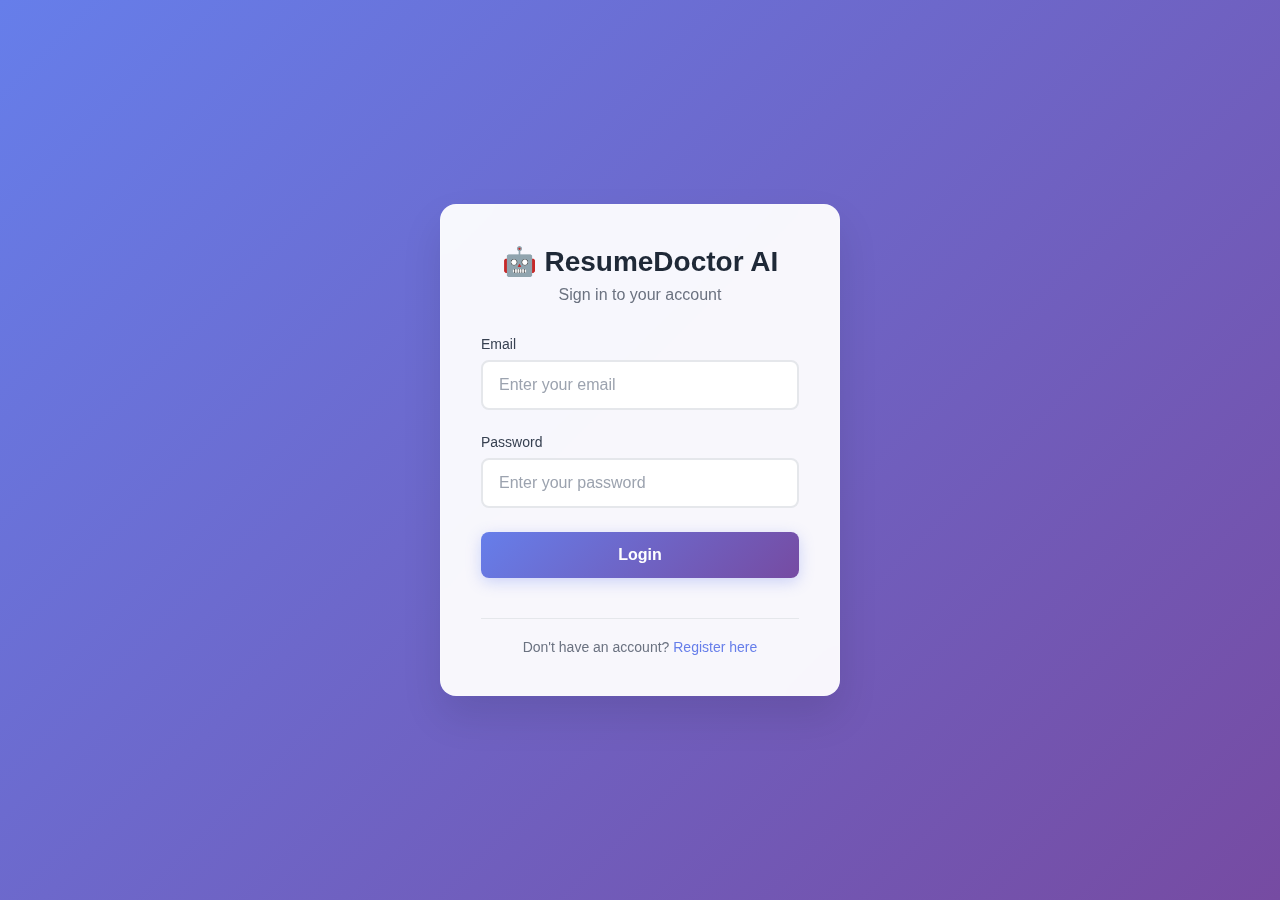
<file: frontend/us10_dashboard.html>
<!DOCTYPE html>
<html lang="en">
<head>
    <meta charset="UTF-8">
    <meta name="viewport" content="width=device-width, initial-scale=1.0">
    <title>Dashboard - ResumeDoctor AI</title>
    <link rel="stylesheet" href="static/css/us10_styles.css?v=1.1">
    <link href="https://fonts.googleapis.com/css2?family=Inter:wght@300;400;500;600;700;800;900&display=swap" rel="stylesheet">
</head>
<body>
    <!-- Header Navigation -->
    <header class="dashboard-header">
        <a href="/" class="nav-brand" onclick="handleBrandClick(event)">
            <div class="logo-dot"></div>
            <span class="brand-text">ResumeDoctor AI</span>
        </a>
        
        <nav class="dashboard-nav">
            <a href="us10_dashboard.html" class="nav-item active">Dashboard</a>
            <a href="us10_scan_history.html" class="nav-item">Scan History</a>
            <a href="us10_account.html" class="nav-item">Account</a>
            <span class="user-greeting">Hi, there!</span>
            <button class="logout-btn" onclick="handleLogout()" title="Logout">
                <svg width="20" height="20" viewBox="0 0 24 24" fill="none" xmlns="http://www.w3.org/2000/svg">
                    <path d="M17 7L15.59 8.41L18.17 11H8V13H18.17L15.59 15.59L17 17L22 12L17 7Z" fill="currentColor"/>
                    <path d="M19 19H5V5H19V3H5C3.89 3 3 3.89 3 5V19C3 20.1 3.89 21 5 21H19C20.1 21 21 20.1 21 19V17H19V19Z" fill="currentColor"/>
                </svg>
            </button>
        </nav>
    </header>

    <!-- Main Content -->
    <main class="dashboard-content">
        <div class="container">
            <!-- Welcome Banner -->
            <section class="welcome-banner">
                <div class="welcome-content">
                    <h1 class="welcome-title">Welcome, Sarah</h1>
                    <p class="welcome-subtitle">You have 3 new job matches today</p>
                </div>
                <button class="new-resume-btn">New Resume</button>
            </section>

            <!-- Recent Scan History -->
            <section class="recent-scan-history">
                <div class="section-header-with-link">
                    <h2 class="section-title">Recent Scan History</h2>
                    <a href="us10_scan_history.html" class="view-all-link">View All →</a>
                </div>
                
                <div class="scan-card">
                    <div class="scan-header">
                        <div class="document-icon">📄</div>
                        <h3 class="file-name">Md_Moin_Ashrai_2_1 docx</h3>
                    </div>
                    
                    <div class="scan-meta">
                        <p class="job-description">Job Description from Dashboard at 1 Unknown Company</p>
                        <p class="scan-date">2016 21 2 297:R6 pm</p>
                    </div>
                    
                    <div class="score-summary">
                        <div class="match-percentage">28.48 %</div>
                        <div class="keyword-count">9.55 keywords</div>
                    </div>
                    
                    <div class="keyword-breakdown">
                        <div class="keyword-item">
                            <div class="keyword-percentage">10.34 %</div>
                            <div class="keyword-label">Tustrared</div>
                        </div>
                        <div class="keyword-item">
                            <div class="keyword-percentage">100 %</div>
                            <div class="keyword-label">Exhilones</div>
                        </div>
                        <div class="keyword-item">
                            <div class="keyword-percentage">4.35 %</div>
                            <div class="keyword-label">Office</div>
                        </div>
                    </div>
                </div>
            </section>

            <!-- Resume & Job Matching Platform Section -->
            <section class="resume-matching-section">
                <div class="section-header">
                    <h2 class="section-title">Resume & Job Matching Platform</h2>
                    <button class="sample-scan-btn" onclick="viewSampleScan()">View a Sample Scan</button>
                </div>

                <div class="new-scan-container">
                    <h3 class="scan-title">New scan</h3>

                    <div class="scan-grid">
                        <!-- Resume Section -->
                        <div class="resume-section">
                            <div class="section-header">
                                <h4 class="section-title">Resume</h4>
                                <button class="saved-resumes-btn" onclick="showSavedResumes()">
                                    <span class="star-icon">⭐</span>
                                    Saved Resumes
                                </button>
                            </div>

                            <div class="input-area">
                                <textarea
                                    class="resume-textarea"
                                    placeholder="Paste resume text..."
                                    rows="8"
                                    id="resume-text"
                                ></textarea>

                                <div class="upload-section">
                                    <div class="upload-area" id="upload-area" onclick="triggerFileUpload()" ondrop="handleDrop(event)" ondragover="handleDragOver(event)">
                                        <div class="upload-content" id="upload-content">
                                            <div class="upload-icon">📁</div>
                                            <div class="upload-text">Drag & Drop or Upload</div>
                                        </div>
                                        <div class="uploaded-file-display" id="uploaded-file-display" style="display: none;">
                                            <div class="file-icon">📄</div>
                                            <div class="file-name-center" id="uploaded-file-name-center"></div>
                                            <div class="upload-status-center">✅ Uploaded Successfully</div>
                                            <button class="change-file-btn" onclick="triggerFileUpload()">Change File</button>
                                        </div>
                                        <input type="file" id="resume-file" accept=".pdf,.doc,.docx" style="display: none;" onchange="handleFileSelect(event)">
                                    </div>

                                    <div id="uploaded-resume" class="uploaded-file" style="display: none;">
                                        <div class="file-info">
                                            <span class="file-name" id="uploaded-file-name"></span>
                                            <span class="upload-status">uploaded</span>
                                        </div>
                                    </div>
                                </div>
                            </div>
                        </div>

                        <!-- Job Description Section -->
                        <div class="job-section">
                            <div class="section-header">
                                <h4 class="section-title">Job Description</h4>
                                <button class="select-saved-btn" onclick="showSavedJobDescriptions()">
                                    <span class="star-icon">⭐</span>
                                    Saved Jobs
                                </button>
                            </div>

                            <div class="job-input-container">
                                <!-- Left side: Text input -->
                                <div class="job-text-area">
                                    <textarea
                                        class="job-textarea"
                                        placeholder="Copy and paste job description here or drag & drop a file"
                                        rows="15"
                                        id="job-description"
                                        oninput="handleJobDescriptionInput()"
                                    ></textarea>
                                </div>

                                <!-- Right side: Drag & Drop area -->
                                <div class="job-upload-area"
                                     id="job-upload-area"
                                     ondrop="handleJobFileDrop(event)"
                                     ondragover="handleJobDragOver(event)"
                                     ondragleave="handleJobDragLeave(event)"
                                     onclick="triggerJobFileUpload()">
                                    <div class="job-upload-content" id="job-upload-content">
                                        <div class="upload-icon">📄</div>
                                        <div class="upload-text">Drag & Drop Job Description</div>
                                        <div class="upload-subtext">PDF, DOCX, TXT files</div>
                                        <button class="browse-btn">Browse Files</button>
                                    </div>
                                    <div class="job-file-display" id="job-file-display" style="display: none;">
                                        <div class="file-icon">📄</div>
                                        <div class="file-name" id="job-file-name"></div>
                                        <div class="upload-status">✅ File Loaded</div>
                                        <button class="change-file-btn" onclick="triggerJobFileUpload()">Change File</button>
                                    </div>
                                    <input type="file" id="job-file-input" accept=".pdf,.doc,.docx,.txt" style="display: none;" onchange="handleJobFileSelect(event)">
                                </div>
                            </div>

                            <!-- Job Description Status -->
                            <div class="job-status" id="job-status" style="display: none;">
                                <div class="status-info">
                                    <span class="status-text" id="job-status-text">Job description ready</span>
                                    <span class="word-count" id="job-word-count">0 words</span>
                                </div>
                                <button class="save-job-btn" id="save-job-btn" onclick="saveJobDescription()">Save Job Description</button>
                            </div>
                        </div>
                    </div>

                    <!-- Scan Controls -->
                    <div class="scan-controls">
                        <div class="scan-info">
                            <span class="available-scans">Available scans: <span id="scan-count">5</span></span>
                            <button class="upgrade-btn" onclick="showUpgradeModal()">Upgrade</button>
                            <button class="power-edit-btn" onclick="togglePowerEdit()">
                                <span class="power-icon">⚡</span>
                                Power Edit
                            </button>
                            <button class="scan-btn" onclick="performScan()">Scan</button>
                        </div>
                    </div>
                </div>

            </section>

            <!-- Pro Plans Section -->
            <section class="pro-plans-section" id="pro-plans-section" style="display: none;">
                <div class="section-header">
                    <h2 class="section-title">Upgrade to Pro</h2>
                    <p class="section-description">Unlock unlimited scans and advanced AI features</p>
                </div>

                <div class="pricing-grid">
                    <div class="pricing-card">
                        <div class="plan-header">
                            <h3>Free</h3>
                            <div class="plan-price">
                                <span class="price">$0</span>
                                <span class="period">Forever</span>
                            </div>
                        </div>
                        <ul class="plan-features">
                            <li>5 resume scans per month</li>
                            <li>Basic ATS compatibility check</li>
                            <li>1 resume template</li>
                            <li>Basic keyword suggestions</li>
                        </ul>
                        <button class="btn btn-outline btn-full" disabled>Current Plan</button>
                    </div>
                    <div class="pricing-card featured">
                        <div class="plan-badge">Most Popular</div>
                        <div class="plan-header">
                            <h3>Pro</h3>
                            <div class="plan-price">
                                <span class="price">$29</span>
                                <span class="period">per month</span>
                            </div>
                        </div>
                        <ul class="plan-features">
                            <li>Unlimited resume scans</li>
                            <li>Advanced AI optimization</li>
                            <li>50+ premium templates</li>
                            <li>Cover letter optimization</li>
                            <li>LinkedIn profile optimization</li>
                            <li>Job tracking dashboard</li>
                        </ul>
                        <button class="btn btn-primary btn-full" onclick="upgradeToPro()">Start Pro Trial</button>
                    </div>
                    <div class="pricing-card">
                        <div class="plan-header">
                            <h3>Enterprise</h3>
                            <div class="plan-price">
                                <span class="price">$99</span>
                                <span class="period">per month</span>
                            </div>
                        </div>
                        <ul class="plan-features">
                            <li>Everything in Pro</li>
                            <li>Team management</li>
                            <li>Priority support</li>
                            <li>Custom integrations</li>
                            <li>Advanced analytics</li>
                        </ul>
                        <button class="btn btn-outline btn-full" onclick="contactSales()">Contact Sales</button>
                    </div>
                </div>
            </section>
        </div>
    </main>

    <!-- Footer -->
    <footer class="footer">
        <div class="container">
            <div class="footer-content">
                <div class="footer-brand">
                    <div class="brand-icon">🤖</div>
                    <span class="brand-text">ResumeDoctor AI</span>
                    <p>The most advanced AI-powered resume optimization platform. Get 3x more interviews with intelligent ATS optimization.</p>
                </div>
                <div class="footer-links">
                    <div class="link-group">
                        <h4>Product</h4>
                        <a href="#" class="footer-link">Resume Scanner</a>
                        <a href="#" class="footer-link">Resume Builder</a>
                        <a href="#" class="footer-link">Cover Letters</a>
                        <a href="#" class="footer-link">LinkedIn Optimizer</a>
                        <a href="#" class="footer-link">Job Tracker</a>
                    </div>
                    <div class="link-group">
                        <h4>Support</h4>
                        <a href="#" class="footer-link">Help Center</a>
                        <a href="#" class="footer-link">Contact Us</a>
                        <a href="#" class="footer-link">Privacy Policy</a>
                        <a href="#" class="footer-link">Terms of Service</a>
                    </div>
                </div>
            </div>
            <div class="footer-bottom">
                <p>&copy; 2024 ResumeDoctor AI. All rights reserved.</p>
                <p>Trusted by 50,000+ job seekers</p>
            </div>
        </div>
    </footer>

    <script src="static/js/config.js?v=1.1"></script>
    <script src="static/js/us10_dashboard.js?v=1.1"></script>
    <script>
        function handleBrandClick(event) {
            // For logged-in users, show a confirmation before leaving dashboard
            const confirmed = confirm('Are you sure you want to go to the landing page? You will need to log in again to access your dashboard.');
            if (!confirmed) {
                event.preventDefault();
            }
        }
    </script>
</body>
</html>
</file>
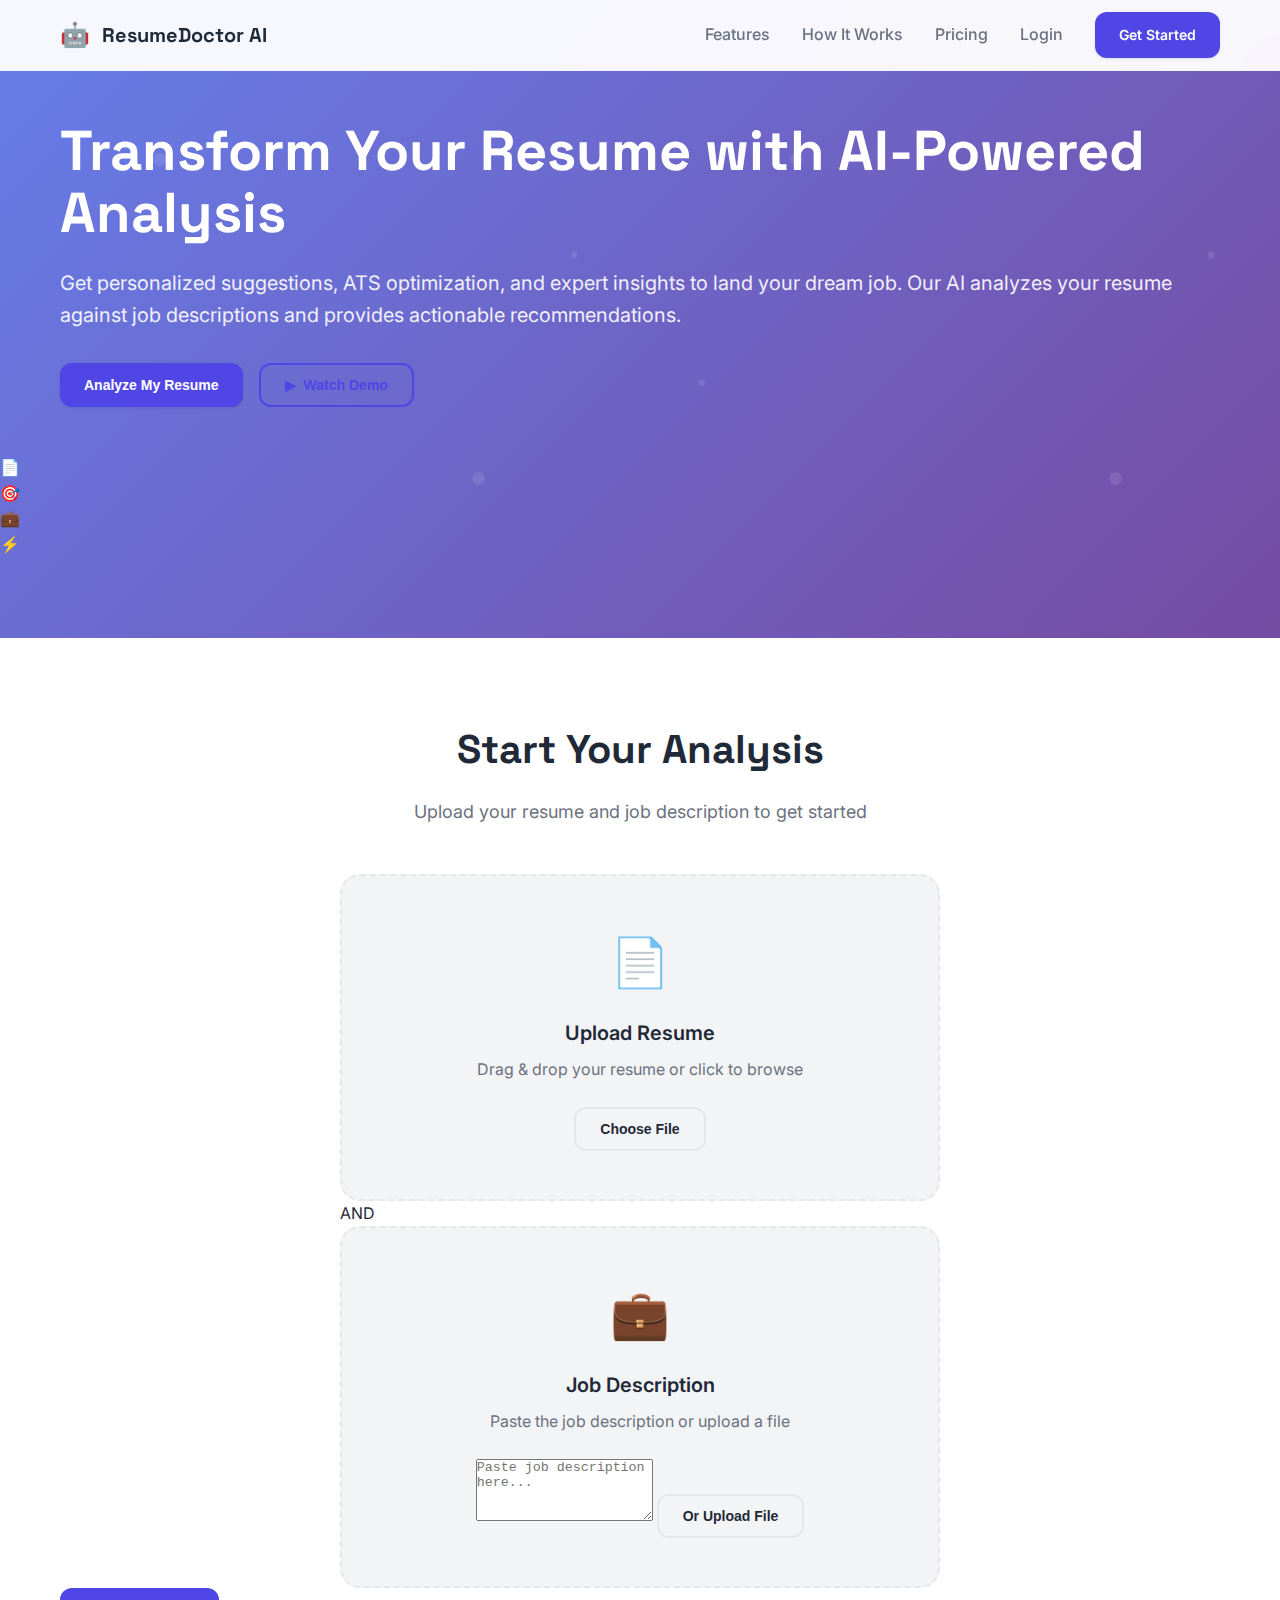
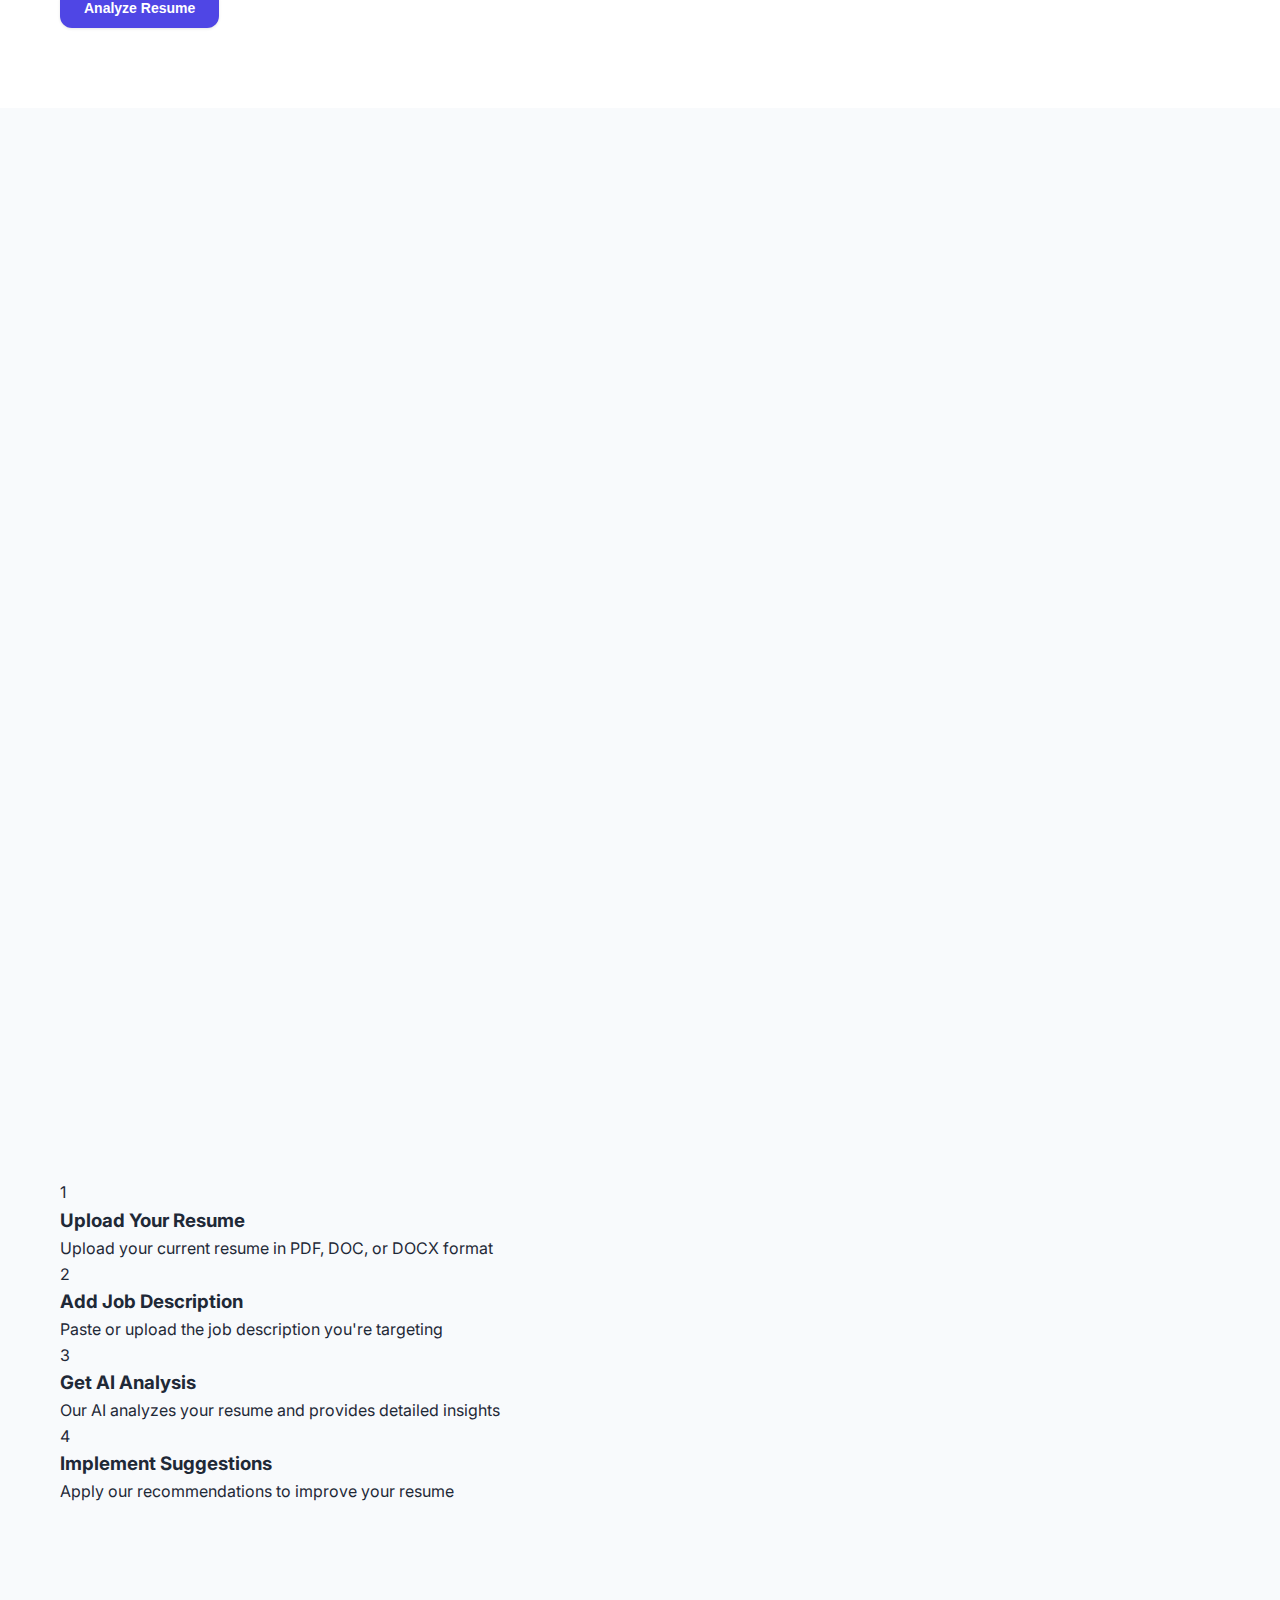
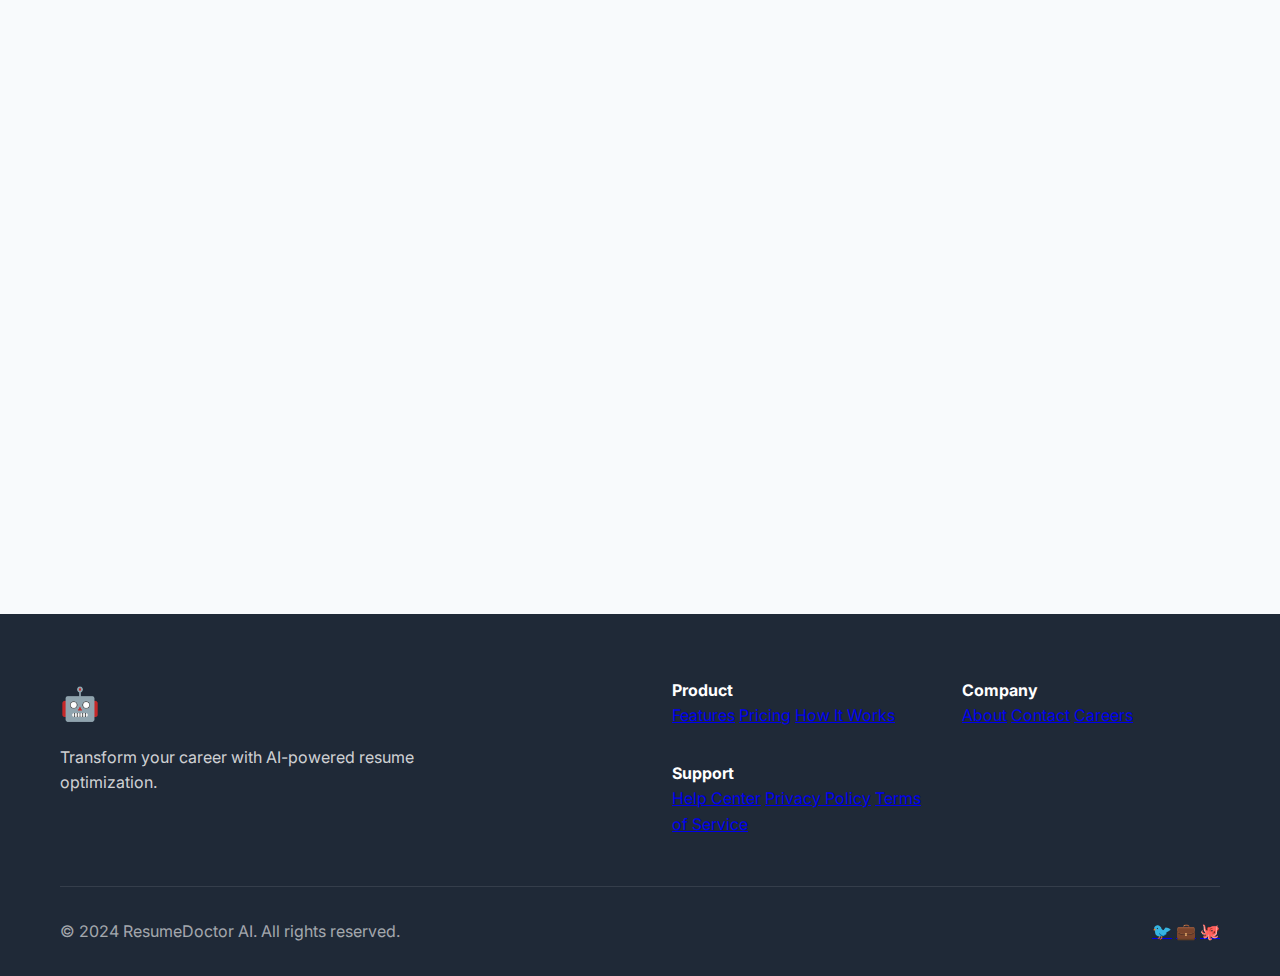
<file: frontend/us10_landing.html>
<!DOCTYPE html>
<html lang="en">
<head>
    <meta charset="UTF-8">
    <meta name="viewport" content="width=device-width, initial-scale=1.0">
    <title>ResumeDoctor AI - AI-Powered Resume Analysis</title>
    <meta name="description" content="Transform your resume with AI-powered analysis. Get personalized suggestions, ATS optimization, and land your dream job.">
    <link rel="stylesheet" href="static/css/landing.css">
    <link href="https://fonts.googleapis.com/css2?family=Inter:wght@300;400;500;600;700;800;900&family=Space+Grotesk:wght@300;400;500;600;700&display=swap" rel="stylesheet">
    <link rel="icon" type="image/x-icon" href="static/favicon.ico">
</head>
<body>
    <!-- Navigation -->
    <nav class="navbar">
        <div class="nav-container">
            <a href="/" class="nav-brand">
                <span class="brand-icon">🤖</span>
                <span class="brand-text">ResumeDoctor AI</span>
            </a>
            
            <div class="nav-menu">
                <a href="#features" class="nav-link">Features</a>
                <a href="#how-it-works" class="nav-link">How It Works</a>
                <a href="#pricing" class="nav-link">Pricing</a>
                <a href="login" class="nav-link">Login</a>
                <a href="register" class="nav-link btn btn-primary">Get Started</a>
            </div>
            
            <button class="nav-toggle" id="navToggle">
                <span></span>
                <span></span>
                <span></span>
            </button>
        </div>
    </nav>

    <!-- Hero Section -->
    <section class="hero">
        <div class="container">
            <div class="hero-content">
                <h1 class="hero-title">Transform Your Resume with AI-Powered Analysis</h1>
                <p class="hero-description">
                    Get personalized suggestions, ATS optimization, and expert insights to land your dream job. 
                    Our AI analyzes your resume against job descriptions and provides actionable recommendations.
                </p>
                <div class="hero-actions">
                    <button class="btn btn-primary btn-lg" onclick="scrollToUpload()">
                        Analyze My Resume
                    </button>
                    <button class="btn btn-secondary btn-lg" onclick="playDemo()">
                        <span>▶</span> Watch Demo
                    </button>
                </div>
            </div>
        </div>
        
        <!-- Background Animation -->
        <div class="hero-bg">
            <div class="floating-element" style="top: 20%; left: 10%; animation-delay: 0s;">📄</div>
            <div class="floating-element" style="top: 60%; left: 80%; animation-delay: 2s;">🎯</div>
            <div class="floating-element" style="top: 30%; left: 70%; animation-delay: 4s;">💼</div>
            <div class="floating-element" style="top: 70%; left: 20%; animation-delay: 6s;">⚡</div>
        </div>
    </section>

    <!-- Upload Section -->
    <section id="upload" class="upload-section">
        <div class="container">
            <div class="section-header">
                <h2 class="section-title">Start Your Analysis</h2>
                <p class="section-description">Upload your resume and job description to get started</p>
            </div>
            
            <div class="upload-container">
                <div class="upload-area" id="resumeUpload">
                    <div class="upload-icon">📄</div>
                    <h3>Upload Resume</h3>
                    <p>Drag & drop your resume or click to browse</p>
                    <input type="file" id="resumeFile" accept=".pdf,.doc,.docx" hidden>
                    <button class="btn btn-outline">Choose File</button>
                </div>
                
                <div class="upload-divider">
                    <span>AND</span>
                </div>
                
                <div class="upload-area" id="jobDescUpload">
                    <div class="upload-icon">💼</div>
                    <h3>Job Description</h3>
                    <p>Paste the job description or upload a file</p>
                    <textarea placeholder="Paste job description here..." rows="4"></textarea>
                    <button class="btn btn-outline">Or Upload File</button>
                </div>
            </div>
            
            <div class="upload-actions">
                <button class="btn btn-primary btn-lg" id="analyzeBtn" disabled>
                    Analyze Resume
                </button>
            </div>
        </div>
    </section>

    <!-- Features Section -->
    <section id="features" class="features">
        <div class="container">
            <div class="section-header">
                <h2 class="section-title">Powerful AI-Driven Features</h2>
                <p class="section-description">Everything you need to create the perfect resume</p>
            </div>
            
            <div class="features-grid">
                <div class="feature-card">
                    <div class="feature-icon">🎯</div>
                    <h3>ATS Optimization</h3>
                    <p>Ensure your resume passes Applicant Tracking Systems with our advanced keyword analysis and formatting suggestions.</p>
                </div>
                
                <div class="feature-card">
                    <div class="feature-icon">📊</div>
                    <h3>Match Score Analysis</h3>
                    <p>Get a detailed compatibility score showing how well your resume matches the job requirements.</p>
                </div>
                
                <div class="feature-card">
                    <div class="feature-icon">💡</div>
                    <h3>Smart Suggestions</h3>
                    <p>Receive personalized recommendations to improve your resume content, structure, and impact.</p>
                </div>
                
                <div class="feature-card">
                    <div class="feature-icon">🔍</div>
                    <h3>Keyword Optimization</h3>
                    <p>Identify missing keywords and optimize your resume for better visibility to recruiters.</p>
                </div>
                
                <div class="feature-card">
                    <div class="feature-icon">📈</div>
                    <h3>Performance Tracking</h3>
                    <p>Track your resume improvements over time and see how changes affect your match scores.</p>
                </div>
                
                <div class="feature-card">
                    <div class="feature-icon">⚡</div>
                    <h3>Instant Results</h3>
                    <p>Get comprehensive analysis and suggestions in seconds, not hours or days.</p>
                </div>
            </div>
        </div>
    </section>

    <!-- How It Works Section -->
    <section id="how-it-works" class="how-it-works">
        <div class="container">
            <div class="section-header">
                <h2 class="section-title">How It Works</h2>
                <p class="section-description">Simple, fast, and effective resume optimization</p>
            </div>
            
            <div class="steps-container">
                <div class="step">
                    <div class="step-number">1</div>
                    <div class="step-content">
                        <h3>Upload Your Resume</h3>
                        <p>Upload your current resume in PDF, DOC, or DOCX format</p>
                    </div>
                </div>
                
                <div class="step">
                    <div class="step-number">2</div>
                    <div class="step-content">
                        <h3>Add Job Description</h3>
                        <p>Paste or upload the job description you're targeting</p>
                    </div>
                </div>
                
                <div class="step">
                    <div class="step-number">3</div>
                    <div class="step-content">
                        <h3>Get AI Analysis</h3>
                        <p>Our AI analyzes your resume and provides detailed insights</p>
                    </div>
                </div>
                
                <div class="step">
                    <div class="step-number">4</div>
                    <div class="step-content">
                        <h3>Implement Suggestions</h3>
                        <p>Apply our recommendations to improve your resume</p>
                    </div>
                </div>
            </div>
        </div>
    </section>

    <!-- Pricing Section -->
    <section id="pricing" class="pricing">
        <div class="container">
            <div class="section-header">
                <h2 class="section-title">Choose Your Plan</h2>
                <p class="section-description">Start free, upgrade when you need more</p>
            </div>
            
            <div class="pricing-grid">
                <div class="pricing-card">
                    <h3>Free</h3>
                    <div class="price">
                        <span class="currency">$</span>
                        <span class="amount">0</span>
                        <span class="period">/month</span>
                    </div>
                    <ul class="features-list">
                        <li>✓ 3 resume analyses per month</li>
                        <li>✓ Basic ATS optimization</li>
                        <li>✓ Match score analysis</li>
                        <li>✓ Email support</li>
                    </ul>
                    <button class="btn btn-outline">Get Started</button>
                </div>
                
                <div class="pricing-card featured">
                    <div class="popular-badge">Most Popular</div>
                    <h3>Pro</h3>
                    <div class="price">
                        <span class="currency">$</span>
                        <span class="amount">19</span>
                        <span class="period">/month</span>
                    </div>
                    <ul class="features-list">
                        <li>✓ Unlimited resume analyses</li>
                        <li>✓ Advanced ATS optimization</li>
                        <li>✓ Detailed keyword analysis</li>
                        <li>✓ Custom suggestions</li>
                        <li>✓ Priority support</li>
                        <li>✓ Resume templates</li>
                    </ul>
                    <button class="btn btn-primary">Start Free Trial</button>
                </div>
                
                <div class="pricing-card">
                    <h3>Enterprise</h3>
                    <div class="price">
                        <span class="amount">Custom</span>
                    </div>
                    <ul class="features-list">
                        <li>✓ Everything in Pro</li>
                        <li>✓ Team management</li>
                        <li>✓ API access</li>
                        <li>✓ Custom integrations</li>
                        <li>✓ Dedicated support</li>
                        <li>✓ SLA guarantee</li>
                    </ul>
                    <button class="btn btn-outline">Contact Sales</button>
                </div>
            </div>
        </div>
    </section>

    <!-- Footer -->
    <footer class="footer">
        <div class="container">
            <div class="footer-content">
                <div class="footer-brand">
                    <div class="nav-brand">
                        <span class="brand-icon">🤖</span>
                        <span class="brand-text">ResumeDoctor AI</span>
                    </div>
                    <p>Transform your career with AI-powered resume optimization.</p>
                </div>
                
                <div class="footer-links">
                    <div class="footer-column">
                        <h4>Product</h4>
                        <a href="#features">Features</a>
                        <a href="#pricing">Pricing</a>
                        <a href="#how-it-works">How It Works</a>
                    </div>
                    
                    <div class="footer-column">
                        <h4>Company</h4>
                        <a href="#about">About</a>
                        <a href="#contact">Contact</a>
                        <a href="#careers">Careers</a>
                    </div>
                    
                    <div class="footer-column">
                        <h4>Support</h4>
                        <a href="#help">Help Center</a>
                        <a href="#privacy">Privacy Policy</a>
                        <a href="#terms">Terms of Service</a>
                    </div>
                </div>
            </div>
            
            <div class="footer-bottom">
                <p>&copy; 2024 ResumeDoctor AI. All rights reserved.</p>
                <div class="social-links">
                    <a href="#" aria-label="Twitter">🐦</a>
                    <a href="#" aria-label="LinkedIn">💼</a>
                    <a href="#" aria-label="GitHub">🐙</a>
                </div>
            </div>
        </div>
    </footer>

    <!-- Scripts -->
    <script src="static/js/landing.js"></script>
</body>
</html>
</file>
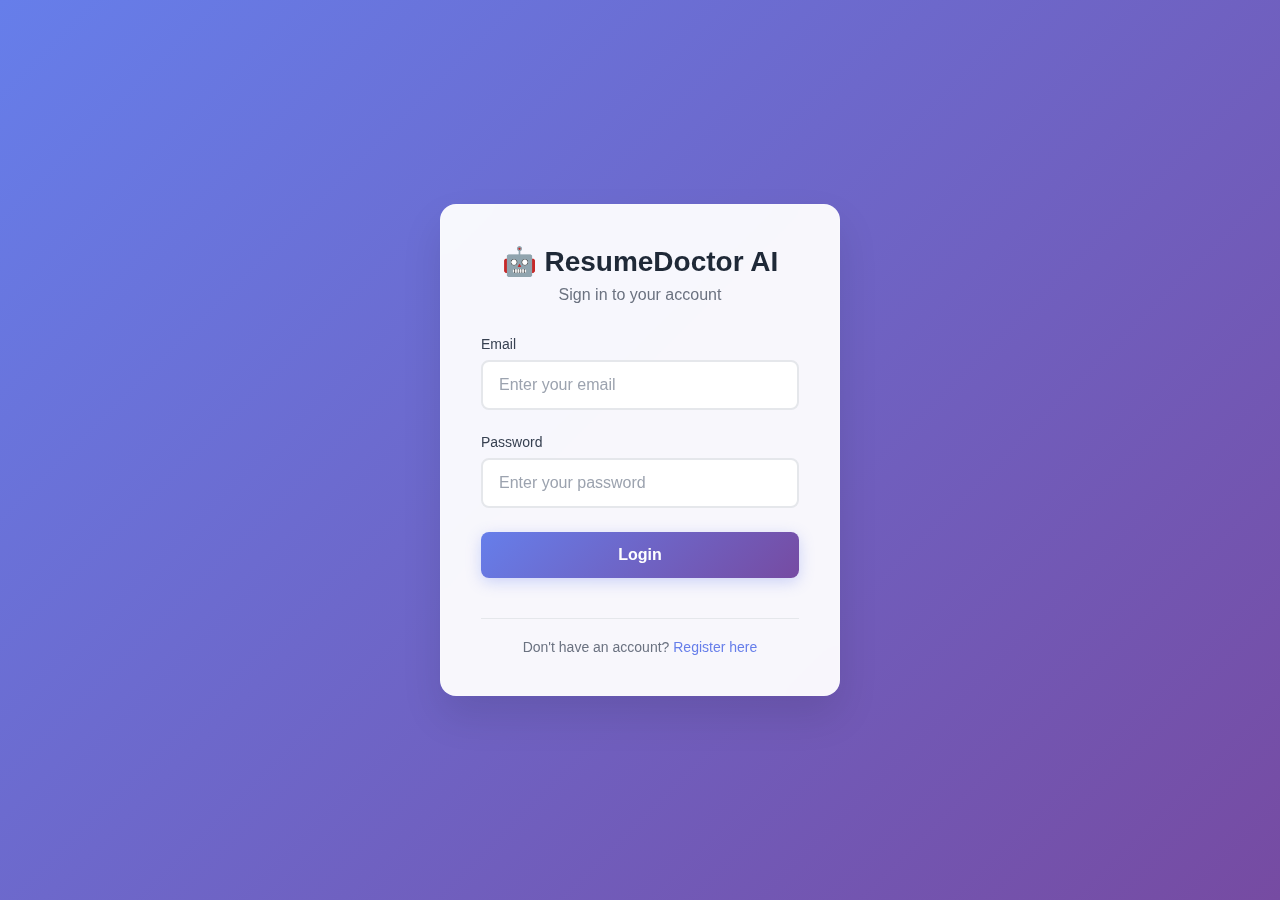
<file: frontend/us10_login.html>
<!DOCTYPE html>
<html lang="en">
<head>
    <meta charset="UTF-8">
    <meta name="viewport" content="width=device-width, initial-scale=1.0">
    <title>Login - ResumeDoctor AI</title>
    <link rel="stylesheet" href="static/css/auth_styles.css">
</head>
<body>
    <div class="auth-container">
        <div class="auth-header">
            <h1><a href="/" style="color: inherit; text-decoration: none;">🤖 ResumeDoctor AI</a></h1>
            <p class="subtitle">Sign in to your account</p>
        </div>

        <div id="alertContainer"></div>

        <form id="loginForm">
            <div class="form-group">
                <label for="email">Email</label>
                <input type="email" id="email" name="email" class="form-control" placeholder="Enter your email" required>
            </div>

            <div class="form-group">
                <label for="password">Password</label>
                <input type="password" id="password" name="password" class="form-control" placeholder="Enter your password" required>
            </div>

            <button type="submit" class="btn btn-primary" id="loginBtn">Login</button>
        </form>

        <div class="auth-footer">
            Don't have an account? <a href="us10_register.html" class="auth-link">Register here</a>
        </div>
    </div>

    <script src="static/js/config.js"></script>
    <script src="static/js/us10_login.js"></script>
</body>
</html>
</file>
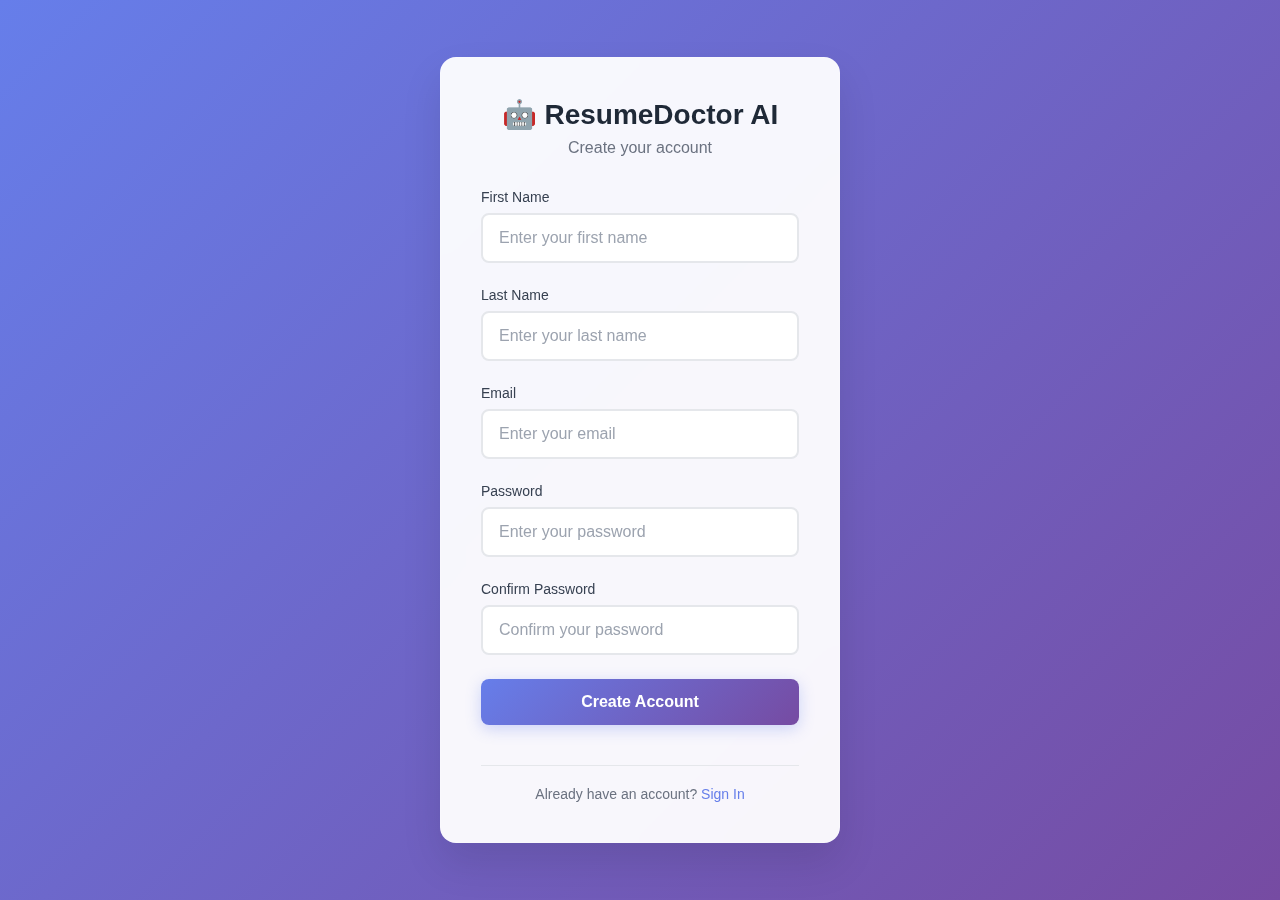
<file: frontend/us10_register.html>
<!DOCTYPE html>
<html lang="en">
<head>
    <meta charset="UTF-8">
    <meta name="viewport" content="width=device-width, initial-scale=1.0">
    <title>Create Account - Resume Doctor.Ai</title>
    <link rel="stylesheet" href="static/css/auth_styles.css">
</head>
<body>
    <div class="auth-container">
        <div class="auth-header">
            <h1><a href="/" style="color: inherit; text-decoration: none;">🤖 ResumeDoctor AI</a></h1>
            <p class="subtitle">Create your account</p>
        </div>

        <div id="alertContainer"></div>

        <form id="registerForm">
            <div class="form-group">
                <label for="firstName">First Name</label>
                <input type="text" id="firstName" name="first_name" class="form-control" placeholder="Enter your first name" required>
            </div>

            <div class="form-group">
                <label for="lastName">Last Name</label>
                <input type="text" id="lastName" name="last_name" class="form-control" placeholder="Enter your last name" required>
            </div>

            <div class="form-group">
                <label for="email">Email</label>
                <input type="email" id="email" name="email" class="form-control" placeholder="Enter your email" required>
            </div>

            <div class="form-group">
                <label for="password">Password</label>
                <input type="password" id="password" name="password" class="form-control" placeholder="Enter your password" required>
            </div>

            <div class="form-group">
                <label for="confirmPassword">Confirm Password</label>
                <input type="password" id="confirmPassword" name="confirm_password" class="form-control" placeholder="Confirm your password" required>
            </div>

            <button type="submit" class="btn btn-primary" id="submitBtn">Create Account</button>
        </form>

        <div class="auth-footer">
            Already have an account? <a href="us10_login.html" class="auth-link">Sign In</a>
        </div>
    </div>

    <script src="static/js/config.js"></script>
    <script src="static/js/us10_register.js"></script>
</body>
</html>
</file>
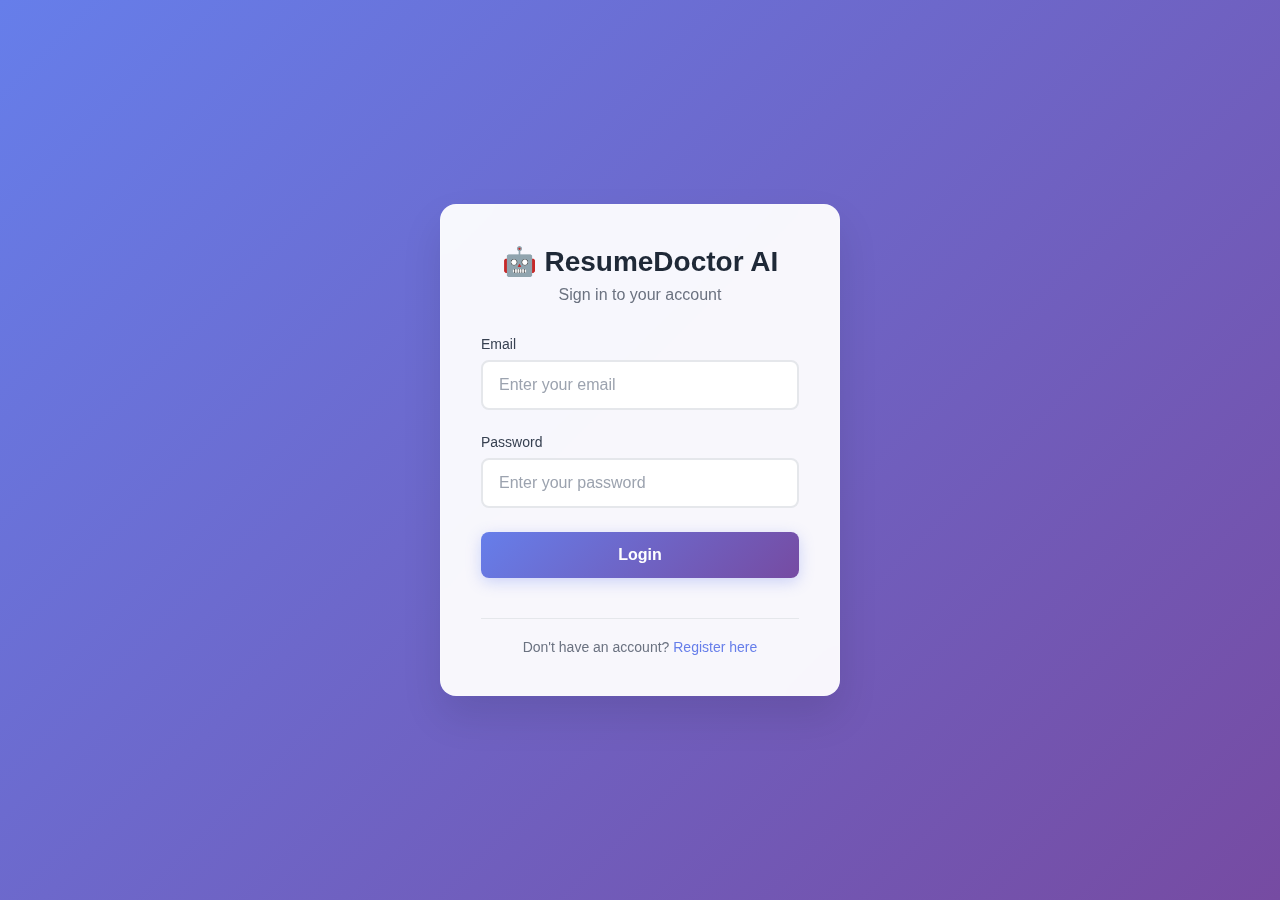
<file: frontend/us10_results.html>
<!DOCTYPE html>
<html lang="en">
<head>
    <meta charset="UTF-8">
    <meta name="viewport" content="width=device-width, initial-scale=1.0">
    <title>Scan Results - ResumeDoctor AI</title>
    <link rel="stylesheet" href="static/css/us10_styles.css">
    <link rel="stylesheet" href="static/css/us10_results.css">
    <link href="https://fonts.googleapis.com/css2?family=Inter:wght@300;400;500;600;700;800;900&display=swap" rel="stylesheet">
</head>
<body>
    <!-- Header Navigation -->
    <header class="dashboard-header">
        <a href="/" class="nav-brand" onclick="handleBrandClick(event)">
            <div class="logo-dot"></div>
            <span class="brand-text">ResumeDoctor AI</span>
        </a>
        
        <nav class="dashboard-nav">
            <a href="us10_dashboard.html" class="nav-item">Dashboard</a>
            <a href="us10_scan_history.html" class="nav-item">Scan History</a>
            <a href="us10_account.html" class="nav-item">Account</a>
            <span class="user-greeting">Hi, there!</span>
            <button class="sample-scan-btn" onclick="viewSampleScan()">View a Sample Scan</button>
            <button class="logout-btn" onclick="handleLogout()" title="Logout">
                <svg width="20" height="20" viewBox="0 0 24 24" fill="none" xmlns="http://www.w3.org/2000/svg">
                    <path d="M17 7L15.59 8.41L18.17 11H8V13H18.17L15.59 15.59L17 17L22 12L17 7Z" fill="currentColor"/>
                    <path d="M19 19H5V5H19V3H5C3.89 3 3 3.89 3 5V19C3 20.1 3.89 21 5 21H19C20.1 21 21 20.1 21 19V17H19V19Z" fill="currentColor"/>
                </svg>
            </button>
        </nav>
    </header>

    <!-- Main Content -->
    <main class="results-content">
        <div class="container">
            <div class="results-layout">
                <!-- Sidebar with Match Rate and Progress -->
                <aside class="results-sidebar">
                    <div class="match-rate-card">
                        <h2 class="match-title">Match Rate</h2>
                        <div class="circular-progress" id="match-progress">
                            <div class="progress-text">
                                <span class="match-percentage" id="match-percentage">72%</span>
                            </div>
                        </div>
                        <button class="btn btn-primary" onclick="uploadAndRescan()">Upload & rescan</button>
                    </div>

                    <!-- Progress Bars -->
                    <div class="progress-section">
                        <div class="progress-item">
                            <div class="progress-header">
                                <span class="progress-label">Searchability</span>
                                <span class="progress-count" id="searchability-count">5 issues to fix</span>
                            </div>
                            <div class="progress-bar">
                                <div class="progress-fill searchability" style="width: 60%"></div>
                            </div>
                        </div>

                        <div class="progress-item">
                            <div class="progress-header">
                                <span class="progress-label">Hard Skills</span>
                                <span class="progress-count" id="hard-skills-count">11 issues to fix</span>
                            </div>
                            <div class="progress-bar">
                                <div class="progress-fill hard-skills" style="width: 30%"></div>
                            </div>
                        </div>

                        <div class="progress-item">
                            <div class="progress-header">
                                <span class="progress-label">Soft Skills</span>
                                <span class="progress-count" id="soft-skills-count">3 issues to fix</span>
                            </div>
                            <div class="progress-bar">
                                <div class="progress-fill soft-skills" style="width: 70%"></div>
                            </div>
                        </div>

                        <div class="progress-item">
                            <div class="progress-header">
                                <span class="progress-label">Recruiter Tips</span>
                                <span class="progress-count" id="recruiter-tips-count">4 issues to fix</span>
                            </div>
                            <div class="progress-bar">
                                <div class="progress-fill recruiter-tips" style="width: 40%"></div>
                            </div>
                        </div>

                        <div class="progress-item">
                            <div class="progress-header">
                                <span class="progress-label">Formatting</span>
                                <span class="progress-count" id="formatting-count">All good!</span>
                            </div>
                            <div class="progress-bar">
                                <div class="progress-fill formatting" style="width: 100%"></div>
                            </div>
                        </div>
                    </div>
                </aside>

                <!-- Main Analysis Content -->
                <div class="analysis-content">
                    <!-- Recruiter Tips Section -->
                    <section class="analysis-section">
                        <h2 class="section-title">Recruiter Tips</h2>
                        <div class="analysis-items" id="recruiter-tips-items">
                            <!-- Items will be populated by JavaScript -->
                        </div>
                    </section>

                    <!-- Hard Skills Section -->
                    <section class="analysis-section">
                        <h2 class="section-title">Hard Skills</h2>
                        <div class="skills-table-container">
                            <table class="skills-table" id="hard-skills-table">
                                <thead>
                                    <tr>
                                        <th>Skill Name</th>
                                        <th>Resume</th>
                                        <th>Job Description</th>
                                        <th>Match</th>
                                    </tr>
                                </thead>
                                <tbody>
                                    <!-- Skills will be populated by JavaScript -->
                                </tbody>
                            </table>
                        </div>
                    </section>

                    <!-- Soft Skills Section -->
                    <section class="analysis-section">
                        <h2 class="section-title">Soft Skills</h2>
                        <div class="skills-table-container">
                            <table class="skills-table" id="soft-skills-table">
                                <thead>
                                    <tr>
                                        <th>Skill Name</th>
                                        <th>Resume</th>
                                        <th>Job Description</th>
                                        <th>Match</th>
                                    </tr>
                                </thead>
                                <tbody>
                                    <!-- Skills will be populated by JavaScript -->
                                </tbody>
                            </table>
                        </div>
                    </section>

                    <!-- Formatting Section -->
                    <section class="analysis-section">
                        <h2 class="section-title">Formatting</h2>
                        <div class="analysis-items" id="formatting-items">
                            <!-- Items will be populated by JavaScript -->
                        </div>
                    </section>
                </div>
            </div>

        </div>
    </main>

    <!-- Footer -->
    <footer class="footer">
        <div class="container">
            <div class="footer-content">
                <div class="footer-brand">
                    <div class="brand-icon">🤖</div>
                    <span class="brand-text">ResumeDoctor AI</span>
                    <p>The most advanced AI-powered resume optimization platform. Get 3x more interviews with intelligent ATS optimization.</p>
                </div>
                <div class="footer-links">
                    <div class="link-group">
                        <h4>Product</h4>
                        <a href="#" class="footer-link">Resume Scanner</a>
                        <a href="#" class="footer-link">Resume Builder</a>
                        <a href="#" class="footer-link">Cover Letters</a>
                        <a href="#" class="footer-link">LinkedIn Optimizer</a>
                        <a href="#" class="footer-link">Job Tracker</a>
                    </div>
                    <div class="link-group">
                        <h4>Support</h4>
                        <a href="#" class="footer-link">Help Center</a>
                        <a href="#" class="footer-link">Contact Us</a>
                        <a href="#" class="footer-link">Privacy Policy</a>
                        <a href="#" class="footer-link">Terms of Service</a>
                    </div>
                </div>
            </div>
            <div class="footer-bottom">
                <p>&copy; 2024 ResumeDoctor AI. All rights reserved.</p>
                <p>Trusted by 50,000+ job seekers</p>
            </div>
        </div>
    </footer>

    <script src="static/js/config.js"></script>
    <script src="static/js/text_analysis_engine.js"></script>
    <script src="static/js/us10_results.js"></script>
    <script>
        function handleBrandClick(event) {
            // For logged-in users, show a confirmation before leaving dashboard
            const confirmed = confirm('Are you sure you want to go to the landing page? You will need to log in again to access your dashboard.');
            if (!confirmed) {
                event.preventDefault();
            }
        }
    </script>
</body>
</html>
</file>
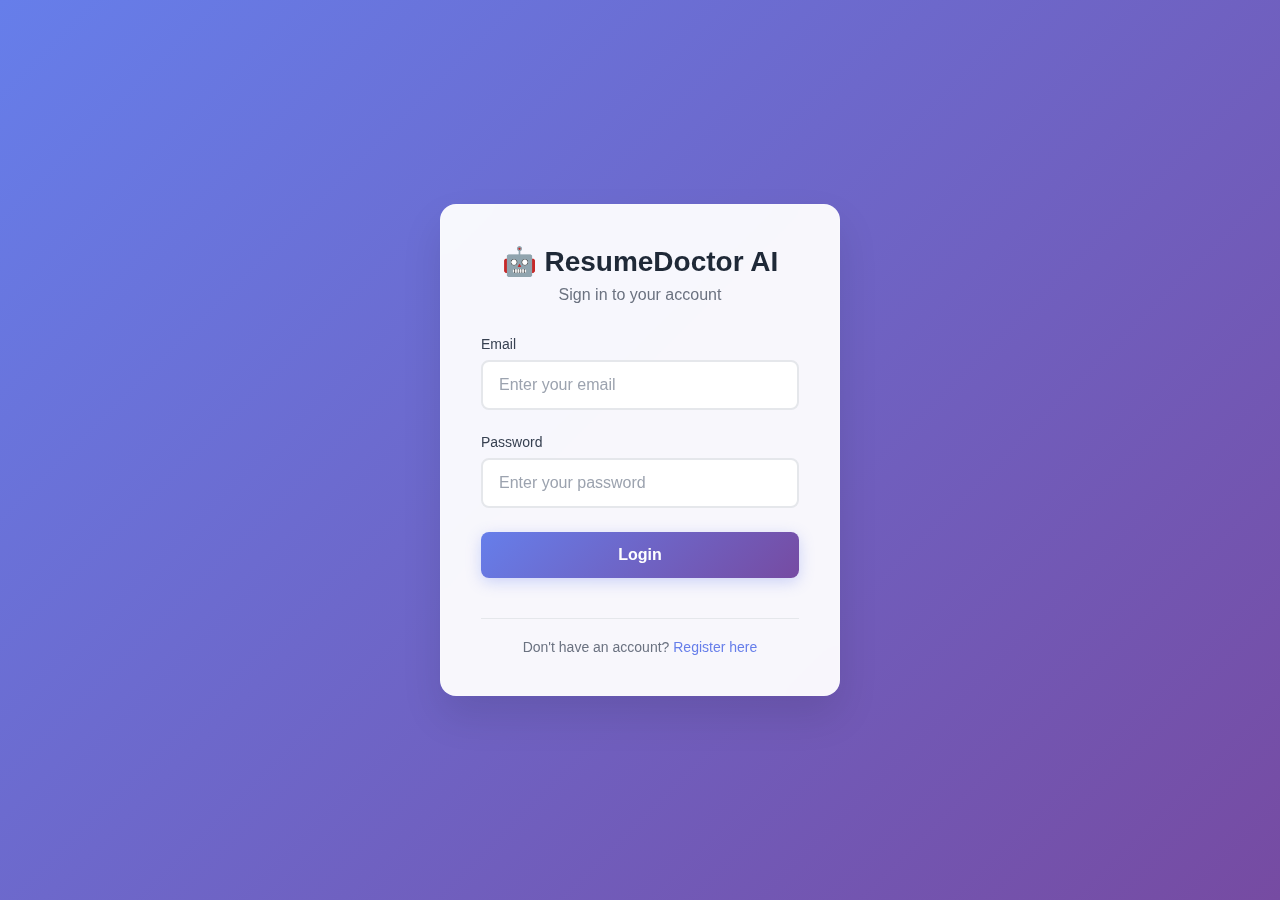
<file: frontend/us10_scan_history.html>
<!DOCTYPE html>
<html lang="en">
<head>
    <meta charset="UTF-8">
    <meta name="viewport" content="width=device-width, initial-scale=1.0">
    <title>Scan History - ResumeDoctor AI</title>
    <link rel="stylesheet" href="static/css/us10_styles.css">
    <link href="https://fonts.googleapis.com/css2?family=Inter:wght@300;400;500;600;700;800;900&display=swap" rel="stylesheet">
</head>
<body>
    <!-- Header Navigation -->
    <header class="dashboard-header">
        <a href="/" class="nav-brand" onclick="handleBrandClick(event)">
            <div class="logo-dot"></div>
            <span class="brand-text">ResumeDoctor AI</span>
        </a>
        <nav class="nav-menu">
            <a href="us10_dashboard.html" class="nav-item">
                <span class="nav-icon">🏠</span>
                Dashboard
            </a>
            <a href="us10_scan_history.html" class="nav-item active">
                <span class="nav-icon">📊</span>
                Scan History
            </a>
            <a href="us10_account.html" class="nav-item">
                <span class="nav-icon">⚙️</span>
                Account
            </a>
            <button class="nav-item logout-btn" onclick="logout()">
                <span class="nav-icon">🚪</span>
                Logout
            </button>
        </nav>
    </header>

    <!-- Main Content -->
    <main class="dashboard-content">
        <div class="container">
            <!-- Page Header -->
            <section class="page-header">
                <h1 class="page-title">Scan History</h1>
                <p class="page-subtitle">View your recent resume-job description matching analyses</p>
            </section>

            <!-- Filters and Controls -->
            <section class="history-controls">
                <div class="controls-row">
                    <div class="filter-group">
                        <label for="sort-select">Sort by:</label>
                        <select id="sort-select" class="filter-select">
                            <option value="created_at_desc">Newest First</option>
                            <option value="created_at_asc">Oldest First</option>
                            <option value="score_desc">Highest Score</option>
                            <option value="score_asc">Lowest Score</option>
                        </select>
                    </div>
                    <div class="filter-group">
                        <label for="score-filter">Filter by Score:</label>
                        <select id="score-filter" class="filter-select">
                            <option value="">All Scores</option>
                            <option value="excellent">Excellent (80-100%)</option>
                            <option value="good">Good (60-79%)</option>
                            <option value="fair">Fair (40-59%)</option>
                            <option value="poor">Poor (0-39%)</option>
                        </select>
                    </div>
                    <button class="refresh-btn" onclick="loadScanHistory()">
                        <span class="btn-icon">🔄</span>
                        Refresh
                    </button>
                </div>
            </section>

            <!-- Scan History List -->
            <section class="scan-history-section">
                <div id="scan-history-loading" class="loading-state" style="display: none;">
                    <div class="loading-spinner"></div>
                    <p>Loading scan history...</p>
                </div>

                <div id="scan-history-list" class="scan-history-list">
                    <!-- Scan history items will be populated here -->
                </div>

                <div id="scan-history-empty" class="empty-state" style="display: none;">
                    <div class="empty-icon">📊</div>
                    <h4>No Scan History Yet</h4>
                    <p>Upload a resume and job description to start analyzing matches</p>
                    <a href="us10_dashboard.html" class="btn-link">Go to Dashboard</a>
                </div>
            </section>

            <!-- Pagination -->
            <section class="pagination-section" id="pagination-section" style="display: none;">
                <div class="pagination-info">
                    <span id="pagination-info-text">Showing 1-5 of 10 results</span>
                </div>
                <div class="pagination-controls">
                    <button id="prev-page" class="pagination-btn" onclick="changePage(-1)">
                        ← Previous
                    </button>
                    <span id="page-numbers" class="page-numbers">
                        <!-- Page numbers will be populated here -->
                    </span>
                    <button id="next-page" class="pagination-btn" onclick="changePage(1)">
                        Next →
                    </button>
                </div>
            </section>
        </div>
    </main>

    <!-- Footer -->
    <footer class="footer">
        <div class="container">
            <div class="footer-content">
                <div class="footer-brand">
                    <div class="brand-icon">🤖</div>
                    <span class="brand-text">ResumeDoctor AI</span>
                    <p>The most advanced AI-powered resume optimization platform. Get 3x more interviews with intelligent ATS optimization.</p>
                </div>
                <div class="footer-links">
                    <div class="link-group">
                        <h4>Product</h4>
                        <a href="#" class="footer-link">Resume Scanner</a>
                        <a href="#" class="footer-link">Resume Builder</a>
                        <a href="#" class="footer-link">Cover Letters</a>
                        <a href="#" class="footer-link">LinkedIn Optimizer</a>
                        <a href="#" class="footer-link">Job Tracker</a>
                    </div>
                    <div class="link-group">
                        <h4>Support</h4>
                        <a href="#" class="footer-link">Help Center</a>
                        <a href="#" class="footer-link">Contact Us</a>
                        <a href="#" class="footer-link">Privacy Policy</a>
                        <a href="#" class="footer-link">Terms of Service</a>
                    </div>
                </div>
            </div>
            <div class="footer-bottom">
                <p>&copy; 2024 ResumeDoctor AI. All rights reserved.</p>
                <p>Trusted by 50,000+ job seekers</p>
            </div>
        </div>
    </footer>

    <script src="static/js/config.js"></script>
    <script src="static/js/us10_scan_history.js"></script>
    <script>
        function handleBrandClick(event) {
            // For logged-in users, show a confirmation before leaving dashboard
            const confirmed = confirm('Are you sure you want to go to the landing page? You will need to log in again to access your dashboard.');
            if (!confirmed) {
                event.preventDefault();
            }
        }
    </script>
</body>
</html>
</file>
<file: frontend/static/css/us10_styles.css>
/* Resume Doctor.Ai - Clean Dashboard Styles */

* {
    margin: 0;
    padding: 0;
    box-sizing: border-box;
}

body {
    font-family: -apple-system, BlinkMacSystemFont, 'Segoe UI', Roboto, Oxygen, Ubuntu, Cantarell, sans-serif;
    background-color: #f8fafc;
    color: #1f2937;
    line-height: 1.6;
    min-height: 100vh;
}

.dashboard-container {
    min-height: 100vh;
    display: flex;
    flex-direction: column;
}

.dashboard-content {
    flex: 1;
    padding: 32px;
    max-width: 1200px;
    margin: 0 auto;
    width: 100%;
}

/* Header Navigation */
.dashboard-header {
    background: rgba(255, 255, 255, 0.95);
    backdrop-filter: blur(10px);
    box-shadow: 0 1px 3px rgba(0, 0, 0, 0.1);
    border-bottom: 1px solid #e5e7eb;
    padding: 16px 32px;
    display: flex;
    justify-content: space-between;
    align-items: center;
    position: sticky;
    top: 0;
    z-index: 100;
}

.nav-brand {
    display: flex;
    align-items: center;
    gap: 8px;
}

.logo-dot {
    width: 16px;
    height: 16px;
    background: #667eea;
    border-radius: 50%;
}

.brand-text {
    font-size: 1.25rem;
    font-weight: 700;
    color: #1f2937;
}

.dashboard-nav {
    display: flex;
    align-items: center;
    gap: 24px;
}

.nav-item {
    color: #1f2937;
    text-decoration: none;
    padding: 8px 16px;
    border-radius: 8px;
    font-weight: 500;
    transition: all 0.2s ease;
}

.nav-item:hover {
    background: rgba(102, 126, 234, 0.1);
    color: #667eea;
}

.nav-item.active {
    background: rgba(102, 126, 234, 0.1);
    color: #667eea;
}

.user-greeting {
    color: #1f2937;
    font-weight: 600;
    margin-left: 16px;
    padding: 8px 12px;
    background: rgba(102, 126, 234, 0.05);
    border-radius: 8px;
    border: 1px solid rgba(102, 126, 234, 0.1);
}

.logout-btn {
    background: none;
    border: 1px solid #e5e7eb;
    color: #6b7280;
    cursor: pointer;
    padding: 8px 12px;
    border-radius: 8px;
    transition: all 0.2s ease;
    margin-left: 12px;
    display: flex;
    align-items: center;
    gap: 6px;
    font-size: 14px;
}

.logout-btn:hover {
    background: rgba(239, 68, 68, 0.1);
    color: #ef4444;
    border-color: rgba(239, 68, 68, 0.2);
}

.logout-btn svg {
    width: 20px;
    height: 20px;
}

/* Main Content */
.dashboard-content {
    padding: 0;
}

.container {
    max-width: 1200px;
    margin: 0 auto;
    padding: 32px 20px;
}

/* Welcome Banner */
.welcome-banner {
    background: linear-gradient(135deg, #667eea 0%, #764ba2 100%);
    color: white;
    padding: 40px 32px;
    border-radius: 12px;
    margin-bottom: 32px;
    box-shadow: 0 4px 20px rgba(102, 126, 234, 0.3);
    display: flex;
    justify-content: space-between;
    align-items: center;
}

.welcome-content {
    flex: 1;
}

.welcome-title {
    font-size: 2rem;
    font-weight: 700;
    margin-bottom: 8px;
}

.welcome-subtitle {
    font-size: 1.25rem;
    font-weight: 500;
    opacity: 0.9;
}

/* Resume Matching Section */
.resume-matching-section {
    background: white;
    border-radius: 12px;
    padding: 32px;
    margin-bottom: 32px;
    box-shadow: 0 2px 10px rgba(0, 0, 0, 0.1);
}

.resume-matching-section .section-header {
    display: flex;
    justify-content: space-between;
    align-items: center;
    margin-bottom: 24px;
}

.resume-matching-section .section-title {
    font-size: 1.5rem;
    font-weight: 600;
    color: #1f2937;
}

.sample-scan-btn {
    background: #667eea;
    color: white;
    border: none;
    padding: 8px 16px;
    border-radius: 6px;
    font-weight: 500;
    cursor: pointer;
    transition: all 0.2s ease;
}

.sample-scan-btn:hover {
    background: #5a67d8;
    transform: translateY(-1px);
}

.new-scan-container {
    margin-top: 24px;
}

.scan-title {
    font-size: 1.25rem;
    font-weight: 600;
    color: #1f2937;
    margin-bottom: 24px;
}

.scan-grid {
    display: grid;
    grid-template-columns: 1fr 2fr;
    gap: 32px;
    margin-bottom: 32px;
}

.resume-section, .job-section {
    background: #f9fafb;
    border-radius: 8px;
    padding: 24px;
}

.resume-section .section-header, .job-section .section-header {
    display: flex;
    justify-content: space-between;
    align-items: center;
    margin-bottom: 16px;
}

.resume-section .section-title, .job-section .section-title {
    font-size: 1.1rem;
    font-weight: 600;
    color: #1f2937;
}

.saved-resumes-btn {
    background: none;
    border: 1px solid #d1d5db;
    padding: 6px 12px;
    border-radius: 6px;
    font-size: 0.9rem;
    cursor: pointer;
    display: flex;
    align-items: center;
    gap: 6px;
    transition: all 0.2s ease;
}

.saved-resumes-btn:hover {
    background: #f3f4f6;
}

.star-icon {
    color: #fbbf24;
}

.input-area {
    display: flex;
    flex-direction: column;
    gap: 16px;
}

.resume-textarea, .job-textarea {
    width: 100%;
    padding: 12px;
    border: 1px solid #d1d5db;
    border-radius: 6px;
    font-family: inherit;
    font-size: 0.9rem;
    resize: vertical;
    min-height: 300px;
}

.resume-textarea:focus, .job-textarea:focus {
    outline: none;
    border-color: #667eea;
    box-shadow: 0 0 0 3px rgba(102, 126, 234, 0.1);
}

.upload-section {
    display: flex;
    flex-direction: column;
    gap: 12px;
}

.upload-area {
    border: 2px dashed #d1d5db;
    border-radius: 8px;
    padding: 24px;
    text-align: center;
    cursor: pointer;
    transition: all 0.2s ease;
    position: relative;
    min-height: 120px;
    display: flex;
    align-items: center;
    justify-content: center;
}

.upload-area:hover {
    border-color: #667eea;
    background: rgba(102, 126, 234, 0.05);
}

.upload-content {
    display: flex;
    flex-direction: column;
    align-items: center;
    gap: 8px;
}

.uploaded-file-display {
    display: flex;
    flex-direction: column;
    align-items: center;
    gap: 12px;
    width: 100%;
}

.file-icon {
    font-size: 2.5rem;
    margin-bottom: 8px;
}

.file-name-center {
    font-size: 1.1rem;
    font-weight: 600;
    color: #1f2937;
    text-align: center;
    word-break: break-word;
    max-width: 100%;
}

.upload-status-center {
    color: #10b981;
    font-weight: 500;
    font-size: 0.9rem;
}

.change-file-btn {
    background: #667eea;
    color: white;
    border: none;
    padding: 8px 16px;
    border-radius: 6px;
    font-size: 0.85rem;
    cursor: pointer;
    transition: background-color 0.2s ease;
}

.change-file-btn:hover {
    background: #5a67d8;
}

.upload-icon {
    font-size: 2rem;
    margin-bottom: 8px;
}

.upload-text {
    font-weight: 500;
    color: #374151;
}

.uploaded-file {
    background: #ecfdf5;
    border: 1px solid #10b981;
    border-radius: 6px;
    padding: 12px;
    display: flex;
    align-items: center;
    justify-content: space-between;
}

.file-info {
    display: flex;
    align-items: center;
    gap: 8px;
}

.file-name {
    font-weight: 500;
    color: #1f2937;
}

.upload-status {
    color: #10b981;
    font-size: 0.9rem;
    font-weight: 500;
}

.scan-controls {
    background: #f9fafb;
    border-radius: 8px;
    padding: 20px;
    margin-top: 24px;
}

.scan-info {
    display: flex;
    align-items: center;
    justify-content: space-between;
    gap: 16px;
}

.available-scans {
    font-weight: 500;
    color: #374151;
}

.upgrade-btn {
    background: #3b82f6;
    color: white;
    border: none;
    padding: 8px 16px;
    border-radius: 6px;
    font-weight: 500;
    cursor: pointer;
    transition: all 0.2s ease;
}

.upgrade-btn:hover {
    background: #2563eb;
    transform: translateY(-1px);
}

.power-edit-btn {
    background: #fbbf24;
    color: white;
    border: none;
    padding: 8px 16px;
    border-radius: 6px;
    font-weight: 500;
    cursor: pointer;
    display: flex;
    align-items: center;
    gap: 6px;
    transition: all 0.2s ease;
}

.power-edit-btn:hover {
    background: #f59e0b;
    transform: translateY(-1px);
}

.power-icon {
    font-size: 1.1rem;
}

.scan-btn {
    background: #10b981;
    color: white;
    border: none;
    padding: 10px 24px;
    border-radius: 6px;
    font-weight: 600;
    cursor: pointer;
    transition: all 0.2s ease;
}

.scan-btn:hover {
    background: #059669;
    transform: translateY(-1px);
}

/* Pro Plans Section */
.pro-plans-section {
    background: white;
    border-radius: 12px;
    padding: 32px;
    margin-bottom: 32px;
    box-shadow: 0 2px 10px rgba(0, 0, 0, 0.1);
}

.pro-plans-section .section-header {
    text-align: center;
    margin-bottom: 32px;
}

.pro-plans-section .section-title {
    font-size: 2rem;
    font-weight: 700;
    color: #1f2937;
    margin-bottom: 8px;
}

.pro-plans-section .section-description {
    font-size: 1.1rem;
    color: #6b7280;
}

.pricing-grid {
    display: grid;
    grid-template-columns: repeat(auto-fit, minmax(300px, 1fr));
    gap: 24px;
    max-width: 1000px;
    margin: 0 auto;
}

.pricing-card {
    background: white;
    border: 2px solid #e5e7eb;
    border-radius: 12px;
    padding: 32px;
    position: relative;
    transition: all 0.3s ease;
}

.pricing-card:hover {
    transform: translateY(-4px);
    box-shadow: 0 10px 25px rgba(0, 0, 0, 0.15);
}

.pricing-card.featured {
    border-color: #3b82f6;
    transform: scale(1.05);
}

.pricing-card.featured:hover {
    transform: scale(1.05) translateY(-4px);
}

.plan-badge {
    position: absolute;
    top: -12px;
    left: 50%;
    transform: translateX(-50%);
    background: #3b82f6;
    color: white;
    padding: 6px 16px;
    border-radius: 20px;
    font-size: 0.8rem;
    font-weight: 600;
}

.plan-header {
    text-align: center;
    margin-bottom: 24px;
}

.plan-header h3 {
    font-size: 1.5rem;
    font-weight: 700;
    margin-bottom: 16px;
    color: #1f2937;
}

.plan-price {
    display: flex;
    align-items: baseline;
    justify-content: center;
    gap: 8px;
}

.price {
    font-size: 3rem;
    font-weight: 800;
    color: #3b82f6;
}

.period {
    color: #6b7280;
    font-size: 0.9rem;
}

.plan-features {
    list-style: none;
    margin-bottom: 32px;
    padding: 0;
}

.plan-features li {
    padding: 8px 0;
    color: #374151;
    position: relative;
    padding-left: 24px;
}

.plan-features li::before {
    content: '✓';
    position: absolute;
    left: 0;
    color: #10b981;
    font-weight: 600;
}

.btn {
    display: inline-block;
    padding: 12px 24px;
    border-radius: 8px;
    font-weight: 600;
    text-decoration: none;
    text-align: center;
    cursor: pointer;
    transition: all 0.2s ease;
    border: none;
    font-size: 1rem;
}

.btn-primary {
    background: #3b82f6;
    color: white;
}

.btn-primary:hover {
    background: #2563eb;
    transform: translateY(-1px);
}

.btn-outline {
    background: transparent;
    color: #6b7280;
    border: 2px solid #e5e7eb;
}

.btn-outline:hover:not(:disabled) {
    background: #f3f4f6;
    border-color: #d1d5db;
}

.btn-outline:disabled {
    opacity: 0.5;
    cursor: not-allowed;
}

.btn-full {
    width: 100%;
}

/* Responsive Design for New Elements */
@media (max-width: 768px) {
    .scan-grid {
        grid-template-columns: 1fr;
        gap: 24px;
    }

    .scan-info {
        flex-direction: column;
        align-items: stretch;
        gap: 12px;
    }

    .scan-info > * {
        text-align: center;
    }

    .pricing-grid {
        grid-template-columns: 1fr;
    }

    .pricing-card.featured {
        transform: none;
    }

    .pricing-card.featured:hover {
        transform: translateY(-4px);
    }
}

.new-resume-btn {
    background: rgba(255, 255, 255, 0.2);
    border: 1px solid rgba(255, 255, 255, 0.3);
    color: white;
    padding: 12px 24px;
    border-radius: 8px;
    font-weight: 600;
    cursor: pointer;
    transition: all 0.2s ease;
    backdrop-filter: blur(10px);
}

.new-resume-btn:hover {
    background: rgba(255, 255, 255, 0.3);
    transform: translateY(-2px);
}

/* Statistics Section */
.stats-section {
    margin-bottom: 40px;
}

.stats-grid {
    display: grid;
    grid-template-columns: repeat(auto-fit, minmax(200px, 1fr));
    gap: 20px;
}

.stat-card {
    background: #f9fafb;
    border: 1px solid #e2e8f0;
    border-radius: 12px;
    padding: 24px;
    text-align: center;
    transition: all 0.2s ease;
    cursor: default;
}

.stat-card:hover {
    box-shadow: 0 4px 20px rgba(37, 99, 235, 0.2);
    transform: translateY(-2px);
}

.stat-number {
    font-size: 2.25rem;
    font-weight: 700;
    color: #1f2937;
    margin-bottom: 8px;
    line-height: 1;
}

.stat-label {
    font-size: 1rem;
    font-weight: 500;
    color: #6b7280;
    margin-bottom: 8px;
}

.stat-change {
    font-size: 0.875rem;
    font-weight: 500;
}

.stat-change.positive {
    color: #10b981;
}

.stat-change.negative {
    color: #ef4444;
}

/* Recent Applications */
.recent-applications {
    background: white;
    border-radius: 12px;
    padding: 24px;
    box-shadow: 0 1px 3px rgba(0, 0, 0, 0.1);
    border: 1px solid #e2e8f0;
    margin-bottom: 32px;
}

.applications-list {
    display: flex;
    flex-direction: column;
    gap: 16px;
    margin-top: 20px;
}

.application-card {
    background: #f9fafb;
    border: 1px solid #e5e7eb;
    border-radius: 8px;
    padding: 20px;
    display: flex;
    justify-content: space-between;
    align-items: center;
    transition: all 0.2s ease;
}

.application-card:hover {
    box-shadow: 0 4px 12px rgba(0, 0, 0, 0.1);
    transform: translateY(-2px);
}

.application-info h3.job-title {
    font-size: 1.125rem;
    font-weight: 600;
    color: #1f2937;
    margin-bottom: 4px;
}

.application-info p.company-location {
    font-size: 0.875rem;
    color: #6b7280;
    margin: 0;
}

.application-status {
    display: flex;
    gap: 12px;
    align-items: center;
}

.match-badge {
    padding: 4px 12px;
    border-radius: 20px;
    font-size: 0.75rem;
    font-weight: 600;
}

.match-badge.high {
    background: #dcfce7;
    color: #166534;
}

.match-badge.excellent {
    background: #dbeafe;
    color: #1e40af;
}

.status-badge {
    padding: 4px 12px;
    border-radius: 20px;
    font-size: 0.75rem;
    font-weight: 500;
}

.status-badge.under-review {
    background: #fef3c7;
    color: #92400e;
}

.status-badge.interview {
    background: #ecfdf5;
    color: #065f46;
}

/* Recent Scan History */
.recent-scan-history {
    background: white;
    border-radius: 12px;
    padding: 24px;
    box-shadow: 0 1px 3px rgba(0, 0, 0, 0.1);
    border: 1px solid #e2e8f0;
}

.section-title {
    font-size: 1.375rem;
    font-weight: 700;
    color: #1f2937;
    margin-bottom: 20px;
}

.scan-card {
    border: 1px solid #e2e8f0;
    border-radius: 12px;
    padding: 20px;
    background: #f9fafb;
}

.scan-header {
    display: flex;
    align-items: center;
    gap: 12px;
    margin-bottom: 8px;
}

.document-icon {
    font-size: 22px;
    color: #667eea;
}

.file-name {
    font-weight: 700;
    color: #1f2937;
    font-size: 1.125rem;
    margin: 0;
}

.scan-meta {
    margin-bottom: 12px;
}

.job-description {
    font-size: 0.875rem;
    font-weight: 500;
    color: #6b7280;
    margin: 0 0 4px 34px;
}

.scan-date {
    font-size: 0.75rem;
    font-weight: 400;
    color: #cbd5e1;
    margin: 0 0 12px 34px;
}

.score-summary {
    display: flex;
    align-items: center;
    gap: 12px;
    margin-bottom: 16px;
    flex-wrap: wrap;
}

.match-percentage {
    background: #fee2e2;
    color: #991b1b;
    padding: 6px 12px;
    border-radius: 20px;
    font-size: 0.9rem;
    font-weight: 700;
}

.keyword-count {
    color: #6b7280;
    font-weight: 500;
    font-size: 0.875rem;
}

.keyword-breakdown {
    background: white;
    border-radius: 12px;
    padding: 16px 12px;
    display: flex;
    gap: 16px;
    justify-content: center;
    flex-wrap: wrap;
}

.keyword-item {
    flex: 1;
    background: #f1f5f9;
    border-radius: 8px;
    padding: 12px 8px;
    text-align: center;
    min-width: 80px;
}

.keyword-percentage {
    font-weight: 700;
    color: #1f2937;
    font-size: 1rem;
    margin-bottom: 4px;
}

.keyword-label {
    font-weight: 400;
    font-size: 0.85rem;
    color: #6b7280;
}

/* Responsive Design */
@media (max-width: 768px) {
    .dashboard-header {
        flex-direction: column;
        gap: 16px;
        padding: 16px 20px;
    }
    
    .dashboard-nav {
        flex-wrap: wrap;
        justify-content: center;
        gap: 16px;
    }
    
    .container {
        padding: 20px 16px;
    }
    
    .welcome-title {
        font-size: 1.5rem;
    }
    
    .welcome-subtitle {
        font-size: 1rem;
    }
    
    .stats-grid {
        grid-template-columns: 1fr;
        gap: 16px;
    }
    
    .keyword-breakdown {
        flex-direction: column;
        gap: 8px;
    }
    
    .score-summary {
        flex-direction: column;
        align-items: flex-start;
        gap: 8px;
    }
}

@media (max-width: 480px) {
    .dashboard-header {
        padding: 12px 16px;
    }
    
    .brand-text {
        font-size: 1.125rem;
    }
    
    .nav-item {
        padding: 6px 12px;
        font-size: 0.9rem;
    }
    
    .welcome-banner {
        padding: 24px 20px;
        flex-direction: column;
        text-align: center;
        gap: 20px;
    }

    .welcome-title {
        font-size: 1.25rem;
    }

    .welcome-subtitle {
        font-size: 0.9rem;
    }

    .new-resume-btn {
        padding: 10px 20px;
        font-size: 0.9rem;
    }

    .application-card {
        flex-direction: column;
        align-items: flex-start;
        gap: 12px;
    }

    .application-status {
        align-self: stretch;
        justify-content: space-between;
    }
    
    .recent-scan-history {
        padding: 16px;
    }
    
    .scan-card {
        padding: 16px;
    }
}

/* Resume Analysis Section */
.resume-analysis-section {
    background: white;
    border-radius: 12px;
    padding: 32px;
    margin-top: 40px;
    box-shadow: 0 1px 3px rgba(0, 0, 0, 0.1);
    border: 1px solid #e2e8f0;
}

.analysis-header {
    background: linear-gradient(135deg, #667eea 0%, #764ba2 100%);
    color: white;
    padding: 24px 32px;
    border-radius: 12px;
    text-align: center;
    margin-bottom: 32px;
    box-shadow: 0 4px 20px rgba(102, 126, 234, 0.3);
}

.analysis-title {
    font-size: 1.5rem;
    font-weight: 700;
    margin: 0;
}

.analysis-grid {
    display: grid;
    grid-template-columns: 1fr 1fr;
    gap: 20px;
    margin-bottom: 32px;
}

.resume-section,
.job-section {
    background: #f9fafb;
    border: 1px solid #e2e8f0;
    border-radius: 12px;
    padding: 24px;
    transition: all 0.2s ease;
}

.resume-section:hover,
.job-section:hover {
    box-shadow: 0 4px 20px rgba(37, 99, 235, 0.2);
    transform: translateY(-2px);
}

.section-header {
    display: flex;
    align-items: center;
    gap: 12px;
    margin-bottom: 20px;
}

.section-icon {
    font-size: 22px;
    color: #667eea;
}

.section-title {
    font-size: 1.125rem;
    font-weight: 700;
    margin: 0;
    flex: 1;
    color: #1f2937;
}

.select-saved-btn {
    background: rgba(102, 126, 234, 0.1);
    color: #667eea;
    border: 1px solid rgba(102, 126, 234, 0.2);
    border-radius: 8px;
    padding: 6px 12px;
    font-size: 12px;
    font-weight: 500;
    cursor: pointer;
    transition: all 0.2s ease;
}

.select-saved-btn:hover {
    background: rgba(102, 126, 234, 0.2);
    color: #5a67d8;
}

.tab-container {
    display: flex;
    gap: 10px;
    justify-content: center;
    margin-bottom: 20px;
}

.tab-btn {
    background: #6b7280;
    color: white;
    border: none;
    border-radius: 8px;
    padding: 8px 16px;
    font-size: 14px;
    font-weight: 500;
    cursor: pointer;
    transition: all 0.2s ease;
    display: flex;
    align-items: center;
    gap: 6px;
}

.tab-btn:hover {
    background: #4b5563;
}

.tab-btn.active {
    background: rgba(102, 126, 234, 0.1);
    color: #667eea;
}

.tab-btn.active:hover {
    background: rgba(102, 126, 234, 0.2);
}

.tab-icon {
    font-size: 14px;
}

.tab-content {
    position: relative;
}

.tab-pane {
    display: none;
}

.tab-pane.active {
    display: block;
}

.upload-area {
    border: 2px dashed #e2e8f0;
    border-radius: 12px;
    padding: 40px 20px;
    text-align: center;
    cursor: pointer;
    transition: all 0.2s ease;
    background: white;
}

.upload-area:hover {
    border-color: #667eea;
    background: rgba(102, 126, 234, 0.05);
}

.upload-icon {
    font-size: 48px;
    margin-bottom: 16px;
    color: #667eea;
}

.upload-text {
    color: #1f2937;
    font-size: 16px;
    font-weight: 600;
    margin-bottom: 8px;
}

.upload-subtext {
    color: #6b7280;
    font-size: 14px;
}

.saved-placeholder {
    background: white;
    border: 1px solid #e2e8f0;
    border-radius: 12px;
    padding: 20px;
    color: #6b7280;
    font-size: 14px;
    text-align: center;
}

.saved-item {
    background: white;
    border: 1px solid #e2e8f0;
    border-radius: 8px;
    padding: 12px 16px;
    margin-bottom: 8px;
    cursor: pointer;
    transition: all 0.2s ease;
}

.saved-item:hover {
    border-color: #3b82f6;
    box-shadow: 0 2px 4px rgba(59, 130, 246, 0.1);
}

.saved-item-name {
    font-weight: 600;
    color: #1f2937;
    margin-bottom: 4px;
}

.saved-item-date {
    font-size: 12px;
    color: #6b7280;
}

.example-section {
    margin-bottom: 16px;
}

.example-title {
    color: #1f2937;
    font-weight: 600;
    margin-bottom: 8px;
    font-size: 14px;
}

.example-box {
    background: #f1f5f9;
    border: 1px solid #e2e8f0;
    border-radius: 8px;
    padding: 12px;
    font-size: 14px;
    color: #4b5563;
    max-height: 120px;
    overflow-y: auto;
    line-height: 1.5;
}

/* Job Description Input Container */
.job-input-container {
    display: grid;
    grid-template-columns: 2fr 1fr;
    gap: 20px;
    margin-bottom: 16px;
}

.job-text-area {
    display: flex;
    flex-direction: column;
}

.job-textarea {
    width: 100%;
    background: white;
    border: 1px solid #e2e8f0;
    border-radius: 8px;
    padding: 12px;
    font-size: 14px;
    font-family: inherit;
    min-height: 300px;
    resize: vertical;
    min-height: 300px;
    transition: border-color 0.2s ease;
}

.job-textarea:focus {
    outline: none;
    border-color: #667eea;
    box-shadow: 0 0 0 3px rgba(102, 126, 234, 0.1);
}

.job-textarea::placeholder {
    color: #9ca3af;
}

/* Job Upload Area (Right side) */
.job-upload-area {
    background: #f8fafc;
    border: 2px dashed #cbd5e1;
    border-radius: 8px;
    padding: 20px;
    text-align: center;
    cursor: pointer;
    transition: all 0.3s ease;
    min-height: 300px;
    display: flex;
    align-items: center;
    justify-content: center;
}

.job-upload-area:hover {
    border-color: #667eea;
    background: #f1f5f9;
}

.job-upload-area.drag-over {
    border-color: #667eea;
    background: #eff6ff;
    transform: scale(1.02);
}

.job-upload-content {
    display: flex;
    flex-direction: column;
    align-items: center;
    gap: 12px;
}

.job-upload-content .upload-icon {
    font-size: 2.5rem;
    color: #94a3b8;
}

.job-upload-content .upload-text {
    font-size: 1rem;
    font-weight: 600;
    color: #475569;
}

.job-upload-content .upload-subtext {
    font-size: 0.875rem;
    color: #94a3b8;
}

.browse-btn {
    background: #667eea;
    color: white;
    border: none;
    border-radius: 6px;
    padding: 8px 16px;
    font-size: 0.875rem;
    cursor: pointer;
    transition: background 0.2s ease;
}

.browse-btn:hover {
    background: #5a67d8;
}

.job-file-display {
    display: flex;
    flex-direction: column;
    align-items: center;
    gap: 12px;
}

.job-file-display .file-icon {
    font-size: 2.5rem;
    color: #10b981;
}

.job-file-display .file-name {
    font-size: 0.9rem;
    font-weight: 600;
    color: #1f2937;
    text-align: center;
    word-break: break-word;
}

.job-file-display .upload-status {
    font-size: 0.875rem;
    color: #10b981;
    font-weight: 500;
}

.change-file-btn {
    background: #f3f4f6;
    color: #374151;
    border: 1px solid #d1d5db;
    border-radius: 6px;
    padding: 6px 12px;
    font-size: 0.875rem;
    cursor: pointer;
    transition: all 0.2s ease;
}

.change-file-btn:hover {
    background: #e5e7eb;
}

/* Job Status Bar */
.job-status {
    display: flex;
    justify-content: space-between;
    align-items: center;
    background: #f0f9ff;
    border: 1px solid #bae6fd;
    border-radius: 6px;
    padding: 12px 16px;
    margin-top: 16px;
}

.status-info {
    display: flex;
    align-items: center;
    gap: 16px;
}

.status-text {
    font-size: 0.875rem;
    color: #0369a1;
    font-weight: 500;
}

.word-count {
    font-size: 0.75rem;
    color: #64748b;
    background: white;
    padding: 4px 8px;
    border-radius: 4px;
}

.save-job-btn {
    background: #0ea5e9;
    color: white;
    border: none;
    border-radius: 6px;
    padding: 8px 16px;
    font-size: 0.875rem;
    font-weight: 500;
    cursor: pointer;
    transition: background 0.2s ease;
}

.save-job-btn:hover {
    background: #0284c7;
}

.save-job-btn:disabled {
    background: #94a3b8;
    cursor: not-allowed;
}

/* Real-Time Analysis Results */
.realtime-analysis {
    background: white;
    border-radius: 12px;
    padding: 24px;
    margin-top: 24px;
    box-shadow: 0 4px 20px rgba(0, 0, 0, 0.1);
}

.analysis-header {
    display: flex;
    justify-content: space-between;
    align-items: center;
    margin-bottom: 24px;
    padding-bottom: 16px;
    border-bottom: 1px solid #e2e8f0;
}

.analysis-header h3 {
    color: #1f2937;
    margin: 0;
    font-size: 1.25rem;
    font-weight: 600;
}

.timestamp {
    font-size: 0.875rem;
    color: #6b7280;
}

.score-overview {
    display: grid;
    grid-template-columns: 1fr 2fr;
    gap: 24px;
    margin-bottom: 32px;
}

.overall-score {
    display: flex;
    flex-direction: column;
    align-items: center;
    justify-content: center;
    background: linear-gradient(135deg, #667eea 0%, #764ba2 100%);
    color: white;
    border-radius: 12px;
    padding: 24px;
    text-align: center;
}

.score-value {
    font-size: 3rem;
    font-weight: 700;
    line-height: 1;
}

.score-label {
    font-size: 1rem;
    opacity: 0.9;
    margin-top: 8px;
}

.category-scores {
    display: grid;
    grid-template-columns: repeat(auto-fit, minmax(120px, 1fr));
    gap: 16px;
}

.score-item {
    background: #f8fafc;
    border-radius: 8px;
    padding: 16px;
    text-align: center;
}

.score-item .score {
    display: block;
    font-size: 1.5rem;
    font-weight: 600;
    color: #1f2937;
    margin-bottom: 4px;
}

.score-item .label {
    font-size: 0.875rem;
    color: #6b7280;
}

.detailed-analysis {
    margin-bottom: 32px;
}

.detailed-analysis h4 {
    color: #1f2937;
    margin-bottom: 16px;
    font-size: 1.1rem;
    font-weight: 600;
}

.skills-list {
    display: flex;
    flex-wrap: wrap;
    gap: 8px;
    margin-bottom: 24px;
}

.skill-tag {
    padding: 6px 12px;
    border-radius: 20px;
    font-size: 0.875rem;
    font-weight: 500;
}

.skill-tag.matched {
    background: #d1fae5;
    color: #065f46;
    border: 1px solid #a7f3d0;
}

.skill-tag.missing {
    background: #fee2e2;
    color: #991b1b;
    border: 1px solid #fca5a5;
}

.recommendations h4 {
    color: #1f2937;
    margin-bottom: 16px;
    font-size: 1.1rem;
    font-weight: 600;
}

.recommendations-list {
    display: flex;
    flex-direction: column;
    gap: 12px;
}

.recommendation-item {
    background: #f8fafc;
    border-left: 4px solid #e2e8f0;
    border-radius: 6px;
    padding: 16px;
}

.recommendation-item.high {
    border-left-color: #ef4444;
    background: #fef2f2;
}

.recommendation-item.medium {
    border-left-color: #f59e0b;
    background: #fffbeb;
}

.recommendation-item.low {
    border-left-color: #10b981;
    background: #f0fdf4;
}

.rec-title {
    font-weight: 600;
    color: #1f2937;
    margin-bottom: 4px;
}

.rec-description {
    font-size: 0.875rem;
    color: #6b7280;
    margin-bottom: 8px;
}

.rec-action {
    font-size: 0.875rem;
    color: #4f46e5;
    font-weight: 500;
}

/* Responsive Design */
@media (max-width: 768px) {
    .job-input-container {
        grid-template-columns: 1fr;
        gap: 16px;
    }

    .score-overview {
        grid-template-columns: 1fr;
        gap: 16px;
    }

    .category-scores {
        grid-template-columns: repeat(2, 1fr);
    }
}

.save-btn {
    background: #667eea;
    color: white;
    border: none;
    border-radius: 8px;
    padding: 8px 16px;
    font-size: 14px;
    font-weight: 500;
    cursor: pointer;
    transition: all 0.2s ease;
    display: flex;
    align-items: center;
    gap: 6px;
}

.save-btn:hover:not(:disabled) {
    background: #5a67d8;
}

.save-btn:disabled {
    opacity: 0.5;
    background: #9ca3af;
    cursor: not-allowed;
}

.action-buttons {
    display: flex;
    gap: 20px;
    justify-content: center;
}

.action-btn {
    padding: 16px 32px;
    border-radius: 12px;
    font-size: 16px;
    font-weight: 600;
    cursor: pointer;
    transition: all 0.2s ease;
    border: none;
    display: flex;
    align-items: center;
    gap: 8px;
    min-width: 200px;
    justify-content: center;
}

.action-btn.basic {
    background: linear-gradient(135deg, #667eea 0%, #764ba2 100%);
    color: white;
    box-shadow: 0 4px 20px rgba(102, 126, 234, 0.3);
}

.action-btn.basic:hover {
    background: linear-gradient(135deg, #5a67d8 0%, #6b46c1 100%);
    transform: translateY(-2px);
    box-shadow: 0 8px 25px rgba(102, 126, 234, 0.4);
}

.action-btn.premium {
    background: linear-gradient(135deg, #764ba2 0%, #667eea 100%);
    color: white;
    box-shadow: 0 4px 20px rgba(118, 75, 162, 0.3);
}

.action-btn.premium:hover {
    background: linear-gradient(135deg, #6b46c1 0%, #5a67d8 100%);
    transform: translateY(-2px);
    box-shadow: 0 8px 25px rgba(118, 75, 162, 0.4);
}

.btn-icon {
    font-size: 18px;
}

/* Responsive Design for Resume Analysis */
@media (max-width: 768px) {
    .analysis-grid {
        grid-template-columns: 1fr;
        gap: 20px;
    }
    
    .action-buttons {
        flex-direction: column;
        align-items: center;
    }
    
    .action-btn {
        width: 100%;
        max-width: 300px;
    }
    
    .resume-analysis-section {
        padding: 20px;
    }
}

@media (max-width: 480px) {
    .tab-container {
        flex-direction: column;
        gap: 8px;
    }
    
    .tab-btn {
        justify-content: center;
    }
    
    .upload-area {
        padding: 30px 15px;
    }
    
    .upload-icon {
        font-size: 36px;
    }
}

/* Suggestions Section */
.suggestions-section {
    background: white;
    border-radius: 12px;
    box-shadow: 0 1px 3px rgba(0, 0, 0, 0.1);
    margin: 24px 0;
    overflow: hidden;
}

.suggestion-type-toggle {
    display: flex;
    gap: 8px;
}

.toggle-btn {
    padding: 8px 16px;
    border: 1px solid #e5e7eb;
    background: white;
    border-radius: 6px;
    font-size: 14px;
    font-weight: 500;
    cursor: pointer;
    transition: all 0.2s ease;
}

.toggle-btn.active {
    background: #667eea;
    color: white;
    border-color: #667eea;
}

.toggle-btn:hover:not(.active) {
    background: #f3f4f6;
}

.suggestions-content {
    padding: 24px;
}

.suggestions-list {
    display: flex;
    flex-direction: column;
    gap: 16px;
}

.suggestion-item {
    background: #f8fafc;
    border: 1px solid #e5e7eb;
    border-radius: 8px;
    padding: 16px;
    transition: all 0.2s ease;
}

.suggestion-item:hover {
    border-color: #667eea;
    box-shadow: 0 2px 8px rgba(102, 126, 234, 0.1);
}

.suggestion-header {
    display: flex;
    align-items: center;
    justify-content: between;
    margin-bottom: 8px;
}

.suggestion-priority {
    display: inline-block;
    padding: 4px 8px;
    border-radius: 4px;
    font-size: 12px;
    font-weight: 600;
    text-transform: uppercase;
}

.suggestion-priority.critical {
    background: #fee2e2;
    color: #dc2626;
}

.suggestion-priority.high {
    background: #fef3c7;
    color: #d97706;
}

.suggestion-priority.medium {
    background: #dbeafe;
    color: #2563eb;
}

.suggestion-title {
    font-size: 16px;
    font-weight: 600;
    color: #1f2937;
    margin-bottom: 8px;
}

.suggestion-description {
    color: #6b7280;
    margin-bottom: 12px;
    line-height: 1.5;
}

.suggestion-action {
    background: #f3f4f6;
    border-radius: 6px;
    padding: 12px;
    font-size: 14px;
    color: #374151;
    border-left: 3px solid #667eea;
}

.suggestion-keywords {
    display: flex;
    flex-wrap: wrap;
    gap: 6px;
    margin-top: 8px;
}

.keyword-tag {
    background: #667eea;
    color: white;
    padding: 4px 8px;
    border-radius: 4px;
    font-size: 12px;
    font-weight: 500;
}

.loading-state {
    text-align: center;
    padding: 40px;
    color: #6b7280;
}

.loading-spinner {
    width: 32px;
    height: 32px;
    border: 3px solid #e5e7eb;
    border-top: 3px solid #667eea;
    border-radius: 50%;
    animation: spin 1s linear infinite;
    margin: 0 auto 16px;
}

@keyframes spin {
    0% { transform: rotate(0deg); }
    100% { transform: rotate(360deg); }
}

.empty-state {
    text-align: center;
    padding: 40px;
    color: #6b7280;
}

.empty-icon {
    font-size: 48px;
    margin-bottom: 16px;
}

.empty-state h4 {
    font-size: 18px;
    font-weight: 600;
    color: #374151;
    margin-bottom: 8px;
}

.empty-state p {
    font-size: 14px;
}

/* Matching Score Section */
.matching-score-section {
    background: white;
    border-radius: 16px;
    padding: 32px;
    margin-bottom: 32px;
    box-shadow: 0 1px 3px rgba(0, 0, 0, 0.1);
    border: 1px solid #e5e7eb;
}

.matching-score-content {
    display: grid;
    grid-template-columns: 1fr 2fr;
    gap: 32px;
    align-items: start;
}

.overall-score-container {
    display: flex;
    flex-direction: column;
    align-items: center;
    text-align: center;
}

.circular-progress {
    position: relative;
    width: 160px;
    height: 160px;
    border-radius: 50%;
    background: conic-gradient(
        #667eea 0deg,
        #667eea calc(var(--progress, 0) * 3.6deg),
        #e5e7eb calc(var(--progress, 0) * 3.6deg),
        #e5e7eb 360deg
    );
    display: flex;
    align-items: center;
    justify-content: center;
    margin-bottom: 16px;
}

.circular-progress::before {
    content: '';
    position: absolute;
    width: 120px;
    height: 120px;
    background: white;
    border-radius: 50%;
}

.progress-text {
    position: relative;
    z-index: 1;
    display: flex;
    flex-direction: column;
    align-items: center;
}

.score-value {
    font-size: 28px;
    font-weight: 700;
    color: #1f2937;
    line-height: 1;
}

.score-label {
    font-size: 12px;
    color: #6b7280;
    font-weight: 500;
    margin-top: 4px;
}

.score-category {
    padding: 8px 16px;
    border-radius: 20px;
    font-size: 14px;
    font-weight: 600;
    text-transform: uppercase;
    letter-spacing: 0.5px;
}

.score-category.excellent {
    background: #d1fae5;
    color: #065f46;
}

.score-category.good {
    background: #dbeafe;
    color: #1e40af;
}

.score-category.fair {
    background: #fef3c7;
    color: #92400e;
}

.score-category.poor {
    background: #fee2e2;
    color: #991b1b;
}

.detailed-scores {
    display: flex;
    flex-direction: column;
    gap: 24px;
}

.score-breakdown {
    display: flex;
    flex-direction: column;
    gap: 16px;
}

.score-item {
    display: flex;
    flex-direction: column;
    gap: 8px;
}

.score-item-header {
    display: flex;
    justify-content: space-between;
    align-items: center;
}

.score-item-label {
    font-size: 14px;
    font-weight: 500;
    color: #374151;
}

.score-item-value {
    font-size: 14px;
    font-weight: 600;
    color: #667eea;
}

.score-bar {
    height: 8px;
    background: #e5e7eb;
    border-radius: 4px;
    overflow: hidden;
}

.score-fill {
    height: 100%;
    background: linear-gradient(90deg, #667eea, #764ba2);
    border-radius: 4px;
    transition: width 0.8s ease-in-out;
}

.keyword-analysis h4 {
    font-size: 16px;
    font-weight: 600;
    color: #1f2937;
    margin-bottom: 16px;
}

.keyword-stats {
    display: flex;
    flex-direction: column;
    gap: 12px;
}

.keyword-stat {
    display: flex;
    justify-content: space-between;
    align-items: center;
    padding: 12px 16px;
    background: #f9fafb;
    border-radius: 8px;
    border: 1px solid #e5e7eb;
}

.stat-label {
    font-size: 14px;
    color: #6b7280;
}

.stat-value {
    font-size: 14px;
    font-weight: 600;
    color: #1f2937;
}

@media (max-width: 768px) {
    .matching-score-content {
        grid-template-columns: 1fr;
        gap: 24px;
    }

    .circular-progress {
        width: 120px;
        height: 120px;
    }

    .circular-progress::before {
        width: 90px;
        height: 90px;
    }

    .score-value {
        font-size: 24px;
    }
}

/* Matching Score Actions */
.matching-score-actions {
    display: flex;
    justify-content: center;
    margin-top: 24px;
    padding-top: 24px;
    border-top: 1px solid #e5e7eb;
}

.action-btn.matching {
    background: linear-gradient(135deg, #667eea, #764ba2);
    color: white;
    border: none;
    padding: 12px 24px;
    border-radius: 8px;
    font-size: 14px;
    font-weight: 600;
    cursor: pointer;
    display: flex;
    align-items: center;
    gap: 8px;
    transition: all 0.3s ease;
}

.action-btn.matching:hover {
    transform: translateY(-2px);
    box-shadow: 0 4px 12px rgba(102, 126, 234, 0.3);
}

.action-btn.matching:disabled {
    opacity: 0.6;
    cursor: not-allowed;
    transform: none;
}

.action-btn.matching .btn-icon {
    font-size: 16px;
}

/* Footer */
.footer {
    background: #1f2937;
    color: white;
    padding: 64px 0 32px;
    margin-top: 64px;
}

.footer-content {
    display: grid;
    grid-template-columns: 1fr 1fr;
    gap: 64px;
    margin-bottom: 48px;
}

.footer-brand {
    display: flex;
    flex-direction: column;
    gap: 16px;
}

.footer-brand .brand-icon {
    font-size: 32px;
}

.footer-brand .brand-text {
    font-size: 24px;
    font-weight: 700;
}

.footer-brand p {
    color: rgba(255, 255, 255, 0.8);
    line-height: 1.6;
    max-width: 400px;
}

.footer-links {
    display: grid;
    grid-template-columns: 1fr 1fr;
    gap: 32px;
}

.link-group h4 {
    font-weight: 600;
    margin-bottom: 16px;
    color: white;
}

.footer-link {
    display: block;
    color: rgba(255, 255, 255, 0.8);
    text-decoration: none;
    padding: 4px 0;
    transition: color 0.3s ease;
}

.footer-link:hover {
    color: white;
}

.footer-bottom {
    border-top: 1px solid rgba(255, 255, 255, 0.1);
    padding-top: 32px;
    display: flex;
    justify-content: space-between;
    align-items: center;
    color: rgba(255, 255, 255, 0.6);
}

@media (max-width: 768px) {
    .footer-content {
        grid-template-columns: 1fr;
        gap: 32px;
    }

    .footer-links {
        grid-template-columns: 1fr;
    }

    .footer-bottom {
        flex-direction: column;
        gap: 16px;
        text-align: center;
    }
}

/* Scan History Page Styles */
.page-header {
    margin-bottom: 32px;
    text-align: center;
}

.page-title {
    font-size: 32px;
    font-weight: 700;
    color: #1f2937;
    margin-bottom: 8px;
}

.page-subtitle {
    font-size: 16px;
    color: #6b7280;
}

.history-controls {
    background: white;
    border-radius: 12px;
    padding: 24px;
    margin-bottom: 24px;
    box-shadow: 0 1px 3px rgba(0, 0, 0, 0.1);
    border: 1px solid #e5e7eb;
}

.controls-row {
    display: flex;
    align-items: center;
    gap: 24px;
    flex-wrap: wrap;
}

.filter-group {
    display: flex;
    align-items: center;
    gap: 8px;
}

.filter-group label {
    font-size: 14px;
    font-weight: 500;
    color: #374151;
    white-space: nowrap;
}

.filter-select {
    padding: 8px 12px;
    border: 1px solid #d1d5db;
    border-radius: 6px;
    font-size: 14px;
    background: white;
    color: #374151;
    min-width: 150px;
}

.refresh-btn {
    background: #667eea;
    color: white;
    border: none;
    padding: 8px 16px;
    border-radius: 6px;
    font-size: 14px;
    font-weight: 500;
    cursor: pointer;
    display: flex;
    align-items: center;
    gap: 6px;
    transition: background 0.3s ease;
}

.refresh-btn:hover {
    background: #5a67d8;
}

.scan-history-section {
    background: white;
    border-radius: 12px;
    padding: 24px;
    box-shadow: 0 1px 3px rgba(0, 0, 0, 0.1);
    border: 1px solid #e5e7eb;
    margin-bottom: 24px;
}

.scan-history-list {
    display: flex;
    flex-direction: column;
    gap: 16px;
}

.scan-history-item {
    border: 1px solid #e5e7eb;
    border-radius: 12px;
    padding: 20px;
    background: #f9fafb;
    transition: all 0.3s ease;
}

.scan-history-item:hover {
    border-color: #667eea;
    box-shadow: 0 4px 12px rgba(102, 126, 234, 0.1);
}

.scan-item-header {
    display: flex;
    justify-content: space-between;
    align-items: flex-start;
    margin-bottom: 16px;
}

.scan-item-info h3 {
    font-size: 18px;
    font-weight: 600;
    color: #1f2937;
    margin-bottom: 4px;
}

.scan-item-subtitle {
    font-size: 14px;
    color: #6b7280;
}

.scan-item-score {
    display: flex;
    flex-direction: column;
    align-items: center;
    gap: 4px;
}

.score-circle {
    width: 60px;
    height: 60px;
    border-radius: 50%;
    display: flex;
    align-items: center;
    justify-content: center;
    font-weight: 700;
    color: white;
}

.score-circle.excellent {
    background: #10b981;
}

.score-circle.good {
    background: #3b82f6;
}

.score-circle.fair {
    background: #f59e0b;
}

.score-circle.poor {
    background: #ef4444;
}

.score-circle .score-value {
    font-size: 14px;
}

.score-label {
    font-size: 12px;
    font-weight: 500;
    color: #6b7280;
}

.scan-item-details {
    display: grid;
    grid-template-columns: repeat(auto-fit, minmax(200px, 1fr));
    gap: 12px;
    margin-bottom: 16px;
    padding: 16px;
    background: white;
    border-radius: 8px;
}

.detail-item {
    display: flex;
    justify-content: space-between;
    align-items: center;
}

.detail-label {
    font-size: 14px;
    color: #6b7280;
}

.detail-value {
    font-size: 14px;
    font-weight: 600;
    color: #1f2937;
}

.scan-item-footer {
    display: flex;
    justify-content: space-between;
    align-items: center;
    font-size: 12px;
    color: #6b7280;
    border-top: 1px solid #e5e7eb;
    padding-top: 12px;
}

.pagination-section {
    display: flex;
    justify-content: space-between;
    align-items: center;
    background: white;
    border-radius: 12px;
    padding: 16px 24px;
    box-shadow: 0 1px 3px rgba(0, 0, 0, 0.1);
    border: 1px solid #e5e7eb;
}

.pagination-controls {
    display: flex;
    align-items: center;
    gap: 8px;
}

.pagination-btn {
    padding: 8px 16px;
    border: 1px solid #d1d5db;
    border-radius: 6px;
    background: white;
    color: #374151;
    font-size: 14px;
    cursor: pointer;
    transition: all 0.3s ease;
}

.pagination-btn:hover:not(:disabled) {
    border-color: #667eea;
    color: #667eea;
}

.pagination-btn:disabled {
    opacity: 0.5;
    cursor: not-allowed;
}

.page-numbers {
    display: flex;
    gap: 4px;
}

.page-number {
    width: 36px;
    height: 36px;
    border: 1px solid #d1d5db;
    border-radius: 6px;
    background: white;
    color: #374151;
    font-size: 14px;
    cursor: pointer;
    display: flex;
    align-items: center;
    justify-content: center;
    transition: all 0.3s ease;
}

.page-number:hover {
    border-color: #667eea;
    color: #667eea;
}

.page-number.active {
    background: #667eea;
    border-color: #667eea;
    color: white;
}

@media (max-width: 768px) {
    .controls-row {
        flex-direction: column;
        align-items: stretch;
        gap: 16px;
    }

    .filter-group {
        flex-direction: column;
        align-items: stretch;
        gap: 4px;
    }

    .scan-item-header {
        flex-direction: column;
        gap: 16px;
    }

    .scan-item-details {
        grid-template-columns: 1fr;
    }

    .pagination-section {
        flex-direction: column;
        gap: 16px;
    }

    .page-numbers {
        flex-wrap: wrap;
        justify-content: center;
    }
}

/* Section Header with Link */
.section-header-with-link {
    display: flex;
    justify-content: space-between;
    align-items: center;
    margin-bottom: 24px;
}

.section-header-with-link .section-title {
    margin-bottom: 0;
}

.view-all-link {
    color: #667eea;
    text-decoration: none;
    font-size: 14px;
    font-weight: 500;
    transition: color 0.3s ease;
}

.view-all-link:hover {
    color: #5a67d8;
}

/* Account Settings Styles */
.page-header {
    margin-bottom: 40px;
    text-align: center;
    padding: 32px 0;
    background: linear-gradient(135deg, #667eea 0%, #764ba2 100%);
    border-radius: 12px;
    color: white;
    margin: -20px -20px 40px -20px;
}

.page-title {
    font-size: 2rem;
    font-weight: 700;
    margin-bottom: 8px;
}

.page-subtitle {
    font-size: 1.1rem;
    opacity: 0.9;
    margin: 0;
}

.settings-section {
    margin-bottom: 32px;
}

.section-title {
    font-size: 1.25rem;
    font-weight: 600;
    color: #1f2937;
    margin-bottom: 16px;
    display: flex;
    align-items: center;
    gap: 8px;
}

.settings-card {
    background: white;
    border-radius: 12px;
    padding: 24px;
    box-shadow: 0 2px 10px rgba(0, 0, 0, 0.1);
    border: 1px solid #e5e7eb;
    transition: all 0.2s ease;
}

.settings-card:hover {
    box-shadow: 0 4px 20px rgba(0, 0, 0, 0.15);
    transform: translateY(-2px);
}

.form-row {
    display: grid;
    grid-template-columns: 1fr 1fr;
    gap: 20px;
    margin-bottom: 20px;
}

.form-group {
    margin-bottom: 20px;
}

.form-group label {
    display: block;
    font-weight: 500;
    color: #374151;
    margin-bottom: 6px;
    font-size: 0.9rem;
}

.form-group input {
    width: 100%;
    padding: 12px 16px;
    border: 2px solid #e5e7eb;
    border-radius: 8px;
    font-size: 0.95rem;
    transition: all 0.2s ease;
    background: #f9fafb;
}

.form-group input:focus {
    outline: none;
    border-color: #3b82f6;
    background: white;
    box-shadow: 0 0 0 3px rgba(59, 130, 246, 0.1);
}

.form-help {
    display: block;
    font-size: 0.8rem;
    color: #6b7280;
    margin-top: 4px;
}

.form-actions {
    display: flex;
    gap: 12px;
    justify-content: flex-end;
    margin-top: 24px;
    padding-top: 20px;
    border-top: 1px solid #e5e7eb;
}

.btn-primary, .btn-secondary, .btn-danger, .btn-premium {
    padding: 12px 24px;
    border-radius: 8px;
    font-weight: 500;
    cursor: pointer;
    transition: all 0.2s ease;
    border: none;
    font-size: 0.9rem;
    display: inline-flex;
    align-items: center;
    gap: 8px;
}

.btn-primary {
    background: #3b82f6;
    color: white;
}

.btn-primary:hover {
    background: #2563eb;
    transform: translateY(-1px);
}

.btn-secondary {
    background: #f3f4f6;
    color: #374151;
    border: 1px solid #d1d5db;
}

.btn-secondary:hover {
    background: #e5e7eb;
}

.btn-danger {
    background: #ef4444;
    color: white;
}

.btn-danger:hover {
    background: #dc2626;
    transform: translateY(-1px);
}

.btn-premium {
    background: linear-gradient(135deg, #fbbf24 0%, #f59e0b 100%);
    color: white;
}

.btn-premium:hover {
    background: linear-gradient(135deg, #f59e0b 0%, #d97706 100%);
    transform: translateY(-1px);
}

/* Status Grid */
.status-grid {
    display: grid;
    grid-template-columns: repeat(auto-fit, minmax(200px, 1fr));
    gap: 20px;
    margin-bottom: 24px;
}

.status-item {
    text-align: center;
    padding: 20px;
    background: #f8fafc;
    border-radius: 8px;
    border: 1px solid #e5e7eb;
}

.status-label {
    font-size: 0.85rem;
    color: #6b7280;
    margin-bottom: 8px;
    font-weight: 500;
}

.status-value {
    font-size: 1.1rem;
    font-weight: 600;
    color: #1f2937;
}

/* Upgrade Section */
.upgrade-section {
    background: linear-gradient(135deg, #fef3c7 0%, #fde68a 100%);
    padding: 24px;
    border-radius: 8px;
    text-align: center;
    margin-top: 20px;
}

.upgrade-section h4 {
    color: #92400e;
    margin-bottom: 8px;
}

.upgrade-section p {
    color: #a16207;
    margin-bottom: 16px;
}

/* Danger Zone */
.danger-zone .settings-card {
    border-color: #fecaca;
    background: #fef2f2;
}

.danger-content h4 {
    color: #dc2626;
    margin-bottom: 8px;
}

.danger-content p {
    color: #7f1d1d;
    margin-bottom: 16px;
}

/* Modal Styles */
.modal {
    position: fixed;
    top: 0;
    left: 0;
    width: 100%;
    height: 100%;
    background: rgba(0, 0, 0, 0.5);
    display: flex;
    align-items: center;
    justify-content: center;
    z-index: 1000;
}

.modal-content {
    background: white;
    border-radius: 12px;
    max-width: 500px;
    width: 90%;
    max-height: 90vh;
    overflow-y: auto;
    box-shadow: 0 20px 60px rgba(0, 0, 0, 0.3);
}

.modal-header {
    padding: 24px 24px 0;
    display: flex;
    justify-content: space-between;
    align-items: center;
}

.modal-header h3 {
    color: #dc2626;
    margin: 0;
}

.modal-close {
    background: none;
    border: none;
    font-size: 1.5rem;
    cursor: pointer;
    color: #6b7280;
    padding: 4px;
}

.modal-close:hover {
    color: #374151;
}

.modal-body {
    padding: 24px;
}

.modal-footer {
    padding: 0 24px 24px;
    display: flex;
    gap: 12px;
    justify-content: flex-end;
}

.checkbox-label {
    display: flex;
    align-items: center;
    gap: 8px;
    cursor: pointer;
    color: #374151;
}

.checkbox-label input[type="checkbox"] {
    width: auto;
    margin: 0;
}

/* Loading Spinner */
.spinner {
    display: inline-block;
    width: 16px;
    height: 16px;
    border: 2px solid rgba(255, 255, 255, 0.3);
    border-radius: 50%;
    border-top-color: white;
    animation: spin 1s ease-in-out infinite;
}

@keyframes spin {
    to { transform: rotate(360deg); }
}

/* Alert Styles */
.alert {
    padding: 12px 16px;
    border-radius: 8px;
    margin-bottom: 20px;
    display: flex;
    align-items: center;
    gap: 8px;
}

.alert-success {
    background: #d1fae5;
    color: #065f46;
    border: 1px solid #a7f3d0;
}

.alert-error {
    background: #fee2e2;
    color: #991b1b;
    border: 1px solid #fecaca;
}

.alert-warning {
    background: #fef3c7;
    color: #92400e;
    border: 1px solid #fde68a;
}

/* Responsive Design for Account Settings */
@media (max-width: 768px) {
    .form-row {
        grid-template-columns: 1fr;
        gap: 16px;
    }

    .status-grid {
        grid-template-columns: 1fr;
        gap: 16px;
    }

    .form-actions {
        flex-direction: column;
    }

    .btn-primary, .btn-secondary, .btn-danger, .btn-premium {
        width: 100%;
        justify-content: center;
    }

    .modal-content {
        margin: 20px;
        width: calc(100% - 40px);
    }
}
</file>
<file: frontend/static/css/auth_styles.css>
/* Resume Doctor.Ai - Clean Authentication Styles */

* {
    margin: 0;
    padding: 0;
    box-sizing: border-box;
}

body {
    font-family: -apple-system, BlinkMacSystemFont, 'Segoe UI', Roboto, Oxygen, Ubuntu, Cantarell, sans-serif;
    background: linear-gradient(135deg, #667eea 0%, #764ba2 100%);
    min-height: 100vh;
    display: flex;
    align-items: center;
    justify-content: center;
    padding: 20px;
    color: #334155;
}

.auth-container {
    background: rgba(255, 255, 255, 0.95);
    backdrop-filter: blur(10px);
    border-radius: 16px;
    padding: 40px;
    width: 100%;
    max-width: 400px;
    box-shadow: 0 20px 40px rgba(0, 0, 0, 0.1);
    border: 1px solid rgba(255, 255, 255, 0.2);
}

.auth-header {
    text-align: center;
    margin-bottom: 32px;
}

.auth-header h1 {
    font-size: 28px;
    font-weight: 700;
    color: #1f2937;
    margin-bottom: 8px;
}

.auth-header .subtitle {
    font-size: 16px;
    color: #6b7280;
    font-weight: 400;
}

/* Form Styles */
.form-group {
    margin-bottom: 24px;
}

.form-group label {
    display: block;
    margin-bottom: 8px;
    color: #374151;
    font-weight: 500;
    font-size: 14px;
}

.form-control {
    width: 100%;
    padding: 14px 16px;
    border: 2px solid #e5e7eb;
    border-radius: 8px;
    font-size: 16px;
    transition: all 0.2s ease;
    background: #ffffff;
    color: #1f2937;
}

.form-control:focus {
    outline: none;
    border-color: #667eea;
    box-shadow: 0 0 0 3px rgba(102, 126, 234, 0.1);
}

.form-control::placeholder {
    color: #9ca3af;
}

/* Button Styles */
.btn {
    width: 100%;
    padding: 14px 24px;
    border: none;
    border-radius: 8px;
    font-size: 16px;
    font-weight: 600;
    cursor: pointer;
    transition: all 0.2s ease;
    text-decoration: none;
    display: inline-block;
    text-align: center;
    margin-bottom: 16px;
}

.btn-primary {
    background: linear-gradient(135deg, #667eea 0%, #764ba2 100%);
    color: white;
    box-shadow: 0 4px 15px rgba(102, 126, 234, 0.3);
}

.btn-primary:hover {
    transform: translateY(-2px);
    box-shadow: 0 6px 20px rgba(102, 126, 234, 0.4);
}

.btn-primary:disabled {
    opacity: 0.6;
    cursor: not-allowed;
    transform: none;
}

/* Links */
.auth-link {
    color: #667eea;
    text-decoration: none;
    font-weight: 500;
    transition: color 0.2s ease;
}

.auth-link:hover {
    color: #764ba2;
    text-decoration: underline;
}

.auth-footer {
    text-align: center;
    margin-top: 24px;
    padding-top: 20px;
    border-top: 1px solid #e5e7eb;
    color: #6b7280;
    font-size: 14px;
}

/* Alert Messages */
.alert {
    padding: 12px 16px;
    border-radius: 8px;
    margin-bottom: 20px;
    font-size: 14px;
}

.alert-success {
    background: #d1fae5;
    color: #065f46;
    border: 1px solid #a7f3d0;
}

.alert-error {
    background: #fee2e2;
    color: #991b1b;
    border: 1px solid #fca5a5;
}

/* Loading State */
.loading {
    position: relative;
}

.loading::after {
    content: '';
    position: absolute;
    width: 16px;
    height: 16px;
    margin: auto;
    border: 2px solid transparent;
    border-top-color: currentColor;
    border-radius: 50%;
    animation: spin 1s linear infinite;
    top: 0;
    left: 0;
    bottom: 0;
    right: 0;
}

@keyframes spin {
    0% { transform: rotate(0deg); }
    100% { transform: rotate(360deg); }
}

/* Responsive Design */
@media (max-width: 480px) {
    .auth-container {
        margin: 10px;
        padding: 30px 20px;
        max-width: none;
    }
    
    .auth-header h1 {
        font-size: 24px;
    }
    
    .form-control {
        padding: 12px 14px;
    }
}
</file>
<file: frontend/static/css/us10_results.css>
/* Results Page Specific Styles */

.results-content {
    padding: 0;
    background-color: #f8fafc;
}

.container {
    max-width: 1400px;
    margin: 0 auto;
    padding: 32px 20px;
}

/* Results Layout */
.results-layout {
    display: grid;
    grid-template-columns: 300px 1fr;
    gap: 32px;
    align-items: start;
}

/* Sidebar Styles */
.results-sidebar {
    background: white;
    border-radius: 12px;
    padding: 24px;
    box-shadow: 0 2px 10px rgba(0, 0, 0, 0.1);
    position: sticky;
    top: 20px;
}

/* Sample Scan Button in Header */
.sample-scan-btn {
    background: #667eea;
    color: white;
    border: none;
    padding: 8px 16px;
    border-radius: 6px;
    font-weight: 500;
    cursor: pointer;
    transition: all 0.2s ease;
    margin-right: 16px;
}

.sample-scan-btn:hover {
    background: #5a67d8;
    transform: translateY(-1px);
}

/* Match Rate Card */
.match-rate-card {
    text-align: center;
    margin-bottom: 32px;
}

.match-title {
    font-size: 1.5rem;
    font-weight: 600;
    margin-bottom: 24px;
    color: #1f2937;
}

.circular-progress {
    width: 120px;
    height: 120px;
    border-radius: 50%;
    background: conic-gradient(#10b981 0deg 360deg, #e5e7eb 360deg);
    display: flex;
    align-items: center;
    justify-content: center;
    margin: 0 auto 24px;
    position: relative;
}

.circular-progress::before {
    content: '';
    width: 80px;
    height: 80px;
    border-radius: 50%;
    background: white;
    position: absolute;
}

.progress-text {
    position: relative;
    z-index: 1;
    text-align: center;
}

.match-percentage {
    font-size: 2rem;
    font-weight: 700;
    color: #1f2937;
    display: block;
}

/* Progress Section */
.progress-section {
    margin-top: 24px;
}

.progress-item {
    margin-bottom: 20px;
}

.progress-header {
    display: flex;
    justify-content: space-between;
    align-items: center;
    margin-bottom: 8px;
}

.progress-label {
    font-weight: 500;
    color: #374151;
    font-size: 0.9rem;
}

.progress-count {
    font-size: 0.8rem;
    color: #3b82f6;
    font-weight: 500;
}

.progress-bar {
    width: 100%;
    height: 8px;
    background: #e5e7eb;
    border-radius: 4px;
    overflow: hidden;
}

.progress-fill {
    height: 100%;
    border-radius: 4px;
    transition: width 0.3s ease;
}

.progress-fill.searchability {
    background: #3b82f6;
}

.progress-fill.hard-skills {
    background: #ef4444;
}

.progress-fill.soft-skills {
    background: #3b82f6;
}

.progress-fill.recruiter-tips {
    background: #ef4444;
}

.progress-fill.formatting {
    background: #3b82f6;
}

/* Analysis Content */
.analysis-content {
    background: white;
    border-radius: 12px;
    padding: 32px;
    box-shadow: 0 2px 10px rgba(0, 0, 0, 0.1);
}

.analysis-section {
    margin-bottom: 48px;
}

.analysis-section:last-child {
    margin-bottom: 0;
}

.section-title {
    font-size: 1.5rem;
    font-weight: 600;
    color: #1f2937;
    margin-bottom: 24px;
    padding-bottom: 12px;
    border-bottom: 2px solid #e5e7eb;
}

/* Skills Table */
.skills-table-container {
    margin-bottom: 24px;
}

.skills-table {
    width: 100%;
    border-collapse: collapse;
    background: white;
    border-radius: 8px;
    overflow: hidden;
    box-shadow: 0 1px 3px rgba(0, 0, 0, 0.1);
}

.skills-table th {
    background: #f8fafc;
    padding: 12px 16px;
    text-align: left;
    font-weight: 600;
    color: #374151;
    border-bottom: 1px solid #e5e7eb;
}

.skills-table td {
    padding: 12px 16px;
    border-bottom: 1px solid #f3f4f6;
    color: #6b7280;
}

.skills-table tr:last-child td {
    border-bottom: none;
}

.skills-table .skill-name {
    font-weight: 500;
    color: #374151;
}

.skills-table .skill-count {
    text-align: center;
    font-weight: 500;
    padding: 8px 12px;
    border-radius: 4px;
    font-size: 0.9rem;
}

.skills-table .skill-count.missing {
    color: #dc2626;
    background-color: #fef2f2;
    border: 1px solid #fecaca;
}

.skills-table .skill-count.found {
    color: #059669;
    background-color: #f0fdf4;
    border: 1px solid #bbf7d0;
}

.skills-table .match-icon {
    text-align: center;
    font-size: 1.4rem;
    font-weight: bold;
}

.skills-table .match-icon.found {
    color: #10b981;
}

.skills-table .match-icon.missing {
    color: #ef4444;
}

.skills-table tr:hover {
    background-color: #f9fafb;
}

.skills-table .skill-name {
    font-weight: 600;
    color: #1f2937;
}

/* Analysis Items */
.analysis-items {
    display: flex;
    flex-direction: column;
    gap: 16px;
}

.analysis-item {
    display: flex;
    align-items: flex-start;
    gap: 12px;
    padding: 16px;
    background: #f9fafb;
    border-radius: 8px;
    border-left: 4px solid transparent;
}

.analysis-item.success {
    border-left-color: #10b981;
}

.analysis-item.warning {
    border-left-color: #f59e0b;
}

.analysis-item.error {
    border-left-color: #ef4444;
}

.item-icon {
    font-size: 1.2rem;
    margin-top: 2px;
}

.item-content {
    flex: 1;
}

.item-title {
    font-weight: 600;
    color: #374151;
    margin-bottom: 4px;
}

.item-description {
    color: #6b7280;
    line-height: 1.5;
}

.action-buttons {
    display: flex;
    gap: 12px;
    justify-content: center;
    flex-wrap: wrap;
}

.btn {
    padding: 10px 20px;
    border-radius: 8px;
    font-weight: 500;
    cursor: pointer;
    transition: all 0.2s ease;
    border: none;
    text-decoration: none;
    display: inline-flex;
    align-items: center;
    gap: 8px;
}

.btn-primary {
    background: #3b82f6;
    color: white;
}

.btn-primary:hover {
    background: #2563eb;
    transform: translateY(-1px);
}

.btn-secondary {
    background: #fbbf24;
    color: white;
}

.btn-secondary:hover {
    background: #f59e0b;
    transform: translateY(-1px);
}

.btn-guide {
    background: #667eea;
    color: white;
    padding: 12px 24px;
    font-size: 1.1rem;
}

.btn-guide:hover {
    background: #5a67d8;
    transform: translateY(-1px);
}

.power-icon {
    font-size: 1.2rem;
}

/* Content Tabs Section */
.content-tabs-section {
    background: white;
    border-radius: 12px;
    box-shadow: 0 2px 10px rgba(0, 0, 0, 0.1);
    overflow: hidden;
}

.tab-navigation {
    display: flex;
    border-bottom: 1px solid #e5e7eb;
    background: #f9fafb;
}

.tab-btn {
    flex: 1;
    padding: 16px 24px;
    background: none;
    border: none;
    font-weight: 500;
    color: #6b7280;
    cursor: pointer;
    transition: all 0.2s ease;
}

.tab-btn.active {
    background: white;
    color: #1f2937;
    border-bottom: 2px solid #3b82f6;
}

.tab-btn:hover:not(.active) {
    background: #f3f4f6;
    color: #374151;
}

/* Analysis Results */
.analysis-results {
    padding: 32px;
}

.analysis-section {
    margin-bottom: 32px;
    padding-bottom: 24px;
    border-bottom: 1px solid #e5e7eb;
}

.analysis-section:last-child {
    border-bottom: none;
    margin-bottom: 0;
}

.section-header {
    display: flex;
    align-items: center;
    justify-content: space-between;
    margin-bottom: 16px;
}

.section-title {
    font-size: 1.25rem;
    font-weight: 600;
    color: #1f2937;
}

.importance-badge {
    background: #dc2626;
    color: white;
    padding: 4px 8px;
    border-radius: 4px;
    font-size: 0.75rem;
    font-weight: 600;
}

.format-type {
    background: #e5e7eb;
    color: #374151;
    padding: 4px 8px;
    border-radius: 4px;
    font-size: 0.75rem;
    font-weight: 600;
}

.score-indicator {
    display: flex;
    align-items: center;
    gap: 8px;
}

.score-text {
    color: #dc2626;
    font-weight: 500;
    font-size: 0.9rem;
}

.section-content {
    color: #4b5563;
    line-height: 1.6;
}

.section-description {
    margin-bottom: 16px;
}

.tip-box {
    background: #fef3c7;
    border: 1px solid #fbbf24;
    border-radius: 8px;
    padding: 12px;
    margin-bottom: 16px;
    color: #92400e;
}

.analysis-items {
    display: flex;
    flex-direction: column;
    gap: 12px;
}

.analysis-item {
    display: flex;
    align-items: flex-start;
    gap: 12px;
    padding: 12px;
    border-radius: 8px;
    background: #f9fafb;
}

.item-status {
    width: 20px;
    height: 20px;
    border-radius: 50%;
    display: flex;
    align-items: center;
    justify-content: center;
    font-size: 0.8rem;
    font-weight: 600;
    flex-shrink: 0;
    margin-top: 2px;
}

.item-status.success {
    background: #10b981;
    color: white;
}

.item-status.error {
    background: #dc2626;
    color: white;
}

.item-status.warning {
    background: #f59e0b;
    color: white;
}

.item-content {
    flex: 1;
}

.item-title {
    font-weight: 500;
    color: #1f2937;
    margin-bottom: 4px;
}

.item-description {
    color: #6b7280;
    font-size: 0.9rem;
}

.item-action {
    color: #3b82f6;
    text-decoration: underline;
    cursor: pointer;
    font-size: 0.9rem;
}

.item-action:hover {
    color: #2563eb;
}

/* Guide Section */
.guide-section {
    text-align: center;
    margin-top: 32px;
    padding-top: 24px;
    border-top: 1px solid #e5e7eb;
}

.guide-icon {
    font-size: 1.2rem;
}

/* Skills Comparison Tables */
.skills-comparison {
    margin: 24px 0;
    border: 1px solid #e5e7eb;
    border-radius: 8px;
    overflow: hidden;
}

.comparison-header {
    display: grid;
    grid-template-columns: 1fr 1fr;
    background: #f3f4f6;
    border-bottom: 1px solid #e5e7eb;
}

.header-section {
    padding: 12px 16px;
    font-weight: 600;
    color: #374151;
    text-align: center;
    border-right: 1px solid #e5e7eb;
}

.header-section:last-child {
    border-right: none;
}

.comparison-content {
    display: grid;
    grid-template-columns: 1fr 1fr;
}

.comparison-table {
    border-right: 1px solid #e5e7eb;
}

.table-header {
    display: grid;
    grid-template-columns: 2fr 1fr 1fr;
    background: #f9fafb;
    border-bottom: 1px solid #e5e7eb;
}

.table-header > div {
    padding: 8px 12px;
    font-weight: 500;
    color: #6b7280;
    font-size: 0.875rem;
    border-right: 1px solid #e5e7eb;
}

.table-header > div:last-child {
    border-right: none;
}

.skill-row {
    display: grid;
    grid-template-columns: 2fr 1fr 1fr;
    border-bottom: 1px solid #f3f4f6;
}

.skill-row:last-child {
    border-bottom: none;
}

.skill-cell {
    padding: 8px 12px;
    border-right: 1px solid #f3f4f6;
    display: flex;
    align-items: center;
    font-size: 0.875rem;
}

.skill-cell:last-child {
    border-right: none;
}

.skill-name {
    color: #374151;
}

.skill-count {
    color: #6b7280;
    text-align: center;
}

.skill-count.missing {
    color: #dc2626;
}

.skill-count.found {
    color: #059669;
}

.highlighted-skills {
    padding: 16px;
    background: #f9fafb;
}

.highlighted-skill-item {
    display: flex;
    align-items: center;
    gap: 8px;
    padding: 8px 0;
    border-bottom: 1px solid #e5e7eb;
}

.highlighted-skill-item:last-child {
    border-bottom: none;
}

.skill-highlight {
    background: #dbeafe;
    color: #1e40af;
    padding: 2px 6px;
    border-radius: 4px;
    font-size: 0.75rem;
    font-weight: 500;
}

/* Responsive Design */
@media (max-width: 768px) {
    .container {
        padding: 16px;
    }

    .results-layout {
        grid-template-columns: 1fr;
        gap: 24px;
    }

    .results-sidebar {
        position: static;
        order: 2;
    }

    .analysis-content {
        padding: 24px;
        order: 1;
    }

    .circular-progress {
        width: 120px;
        height: 120px;
    }

    .circular-progress::before {
        width: 80px;
        height: 80px;
    }

    .match-percentage {
        font-size: 1.8rem;
    }

    .skills-table {
        font-size: 0.875rem;
    }

    .skills-table th,
    .skills-table td {
        padding: 8px 12px;
    }

    .section-title {
        font-size: 1.25rem;
    }

    .analysis-item {
        padding: 12px;
    }
}
</file>
<file: frontend/static/css/landing.css>
/* ResumeDoctor AI - Modern Landing Page Styles */

/* CSS Reset and Base Styles */
* {
    margin: 0;
    padding: 0;
    box-sizing: border-box;
}

:root {
    /* Colors */
    --primary: #4F46E5;
    --primary-light: #6366F1;
    --primary-dark: #3730A3;
    --secondary: #10B981;
    --accent: #F59E0B;
    --background: #F8FAFC;
    --surface: #FFFFFF;
    --text-primary: #1F2937;
    --text-secondary: #6B7280;
    --text-muted: #9CA3AF;
    --border: #E5E7EB;
    --border-light: #F3F4F6;
    
    /* Gradients */
    --gradient-primary: linear-gradient(135deg, #667eea 0%, #764ba2 100%);
    --gradient-hero: linear-gradient(135deg, #4F46E5 0%, #7C3AED 50%, #EC4899 100%);
    --gradient-card: linear-gradient(145deg, #ffffff 0%, #f8fafc 100%);
    
    /* Typography */
    --font-primary: 'Inter', -apple-system, BlinkMacSystemFont, sans-serif;
    --font-heading: 'Space Grotesk', -apple-system, BlinkMacSystemFont, sans-serif;
    
    /* Spacing */
    --container-max-width: 1200px;
    --section-padding: 80px 0;
    --border-radius: 12px;
    --border-radius-lg: 20px;
    
    /* Shadows */
    --shadow-sm: 0 1px 3px rgba(0, 0, 0, 0.1);
    --shadow-md: 0 4px 12px rgba(0, 0, 0, 0.1);
    --shadow-lg: 0 10px 25px rgba(0, 0, 0, 0.15);
    --shadow-xl: 0 20px 40px rgba(0, 0, 0, 0.1);
}

body {
    font-family: var(--font-primary);
    line-height: 1.6;
    color: var(--text-primary);
    background: var(--background);
    overflow-x: hidden;
}

/* Container */
.container {
    max-width: var(--container-max-width);
    margin: 0 auto;
    padding: 0 20px;
}

/* Navigation */
.navbar {
    position: fixed;
    top: 0;
    left: 0;
    right: 0;
    background: rgba(255, 255, 255, 0.95);
    backdrop-filter: blur(20px);
    border-bottom: 1px solid var(--border-light);
    z-index: 1000;
    transition: all 0.3s ease;
}

.nav-container {
    max-width: var(--container-max-width);
    margin: 0 auto;
    padding: 0 20px;
    display: flex;
    align-items: center;
    justify-content: space-between;
    height: 70px;
}

.nav-brand {
    display: flex;
    align-items: center;
    gap: 12px;
    font-weight: 700;
    font-size: 20px;
    color: var(--text-primary);
    text-decoration: none;
}

.brand-icon {
    font-size: 24px;
}

.brand-text {
    font-family: var(--font-heading);
}

.nav-menu {
    display: flex;
    align-items: center;
    gap: 32px;
}

.nav-link {
    color: var(--text-secondary);
    text-decoration: none;
    font-weight: 500;
    transition: color 0.3s ease;
    position: relative;
}

.nav-link:hover {
    color: var(--primary);
}

.nav-toggle {
    display: none;
    flex-direction: column;
    cursor: pointer;
    gap: 4px;
}

.nav-toggle span {
    width: 25px;
    height: 3px;
    background: var(--text-primary);
    transition: all 0.3s ease;
}

/* Buttons */
.btn {
    display: inline-flex;
    align-items: center;
    gap: 8px;
    padding: 12px 24px;
    border: none;
    border-radius: var(--border-radius);
    font-weight: 600;
    font-size: 14px;
    text-decoration: none;
    cursor: pointer;
    transition: all 0.3s ease;
    position: relative;
    overflow: hidden;
}

.btn-primary {
    background: var(--primary);
    color: white;
    box-shadow: var(--shadow-sm);
}

.btn-primary:hover {
    background: var(--primary-dark);
    transform: translateY(-2px);
    box-shadow: var(--shadow-md);
}

.btn-secondary {
    background: transparent;
    color: var(--primary);
    border: 2px solid var(--primary);
}

.btn-secondary:hover {
    background: var(--primary);
    color: white;
    transform: translateY(-2px);
}

.btn-outline {
    background: transparent;
    color: var(--text-primary);
    border: 2px solid var(--border);
}

.btn-outline:hover {
    border-color: var(--primary);
    color: var(--primary);
    transform: translateY(-2px);
}

.btn-large {
    padding: 16px 32px;
    font-size: 16px;
}

.btn-full {
    width: 100%;
    justify-content: center;
}

.btn-icon {
    font-size: 16px;
}

/* Hero Section */
.hero {
    padding: 120px 0 80px;
    background: linear-gradient(135deg, #667eea 0%, #764ba2 100%);
    color: white;
    position: relative;
    overflow: hidden;
}

.hero::before {
    content: '';
    position: absolute;
    top: 0;
    left: 0;
    right: 0;
    bottom: 0;
    background: url('data:image/svg+xml,<svg xmlns="http://www.w3.org/2000/svg" viewBox="0 0 100 100"><defs><pattern id="grain" width="100" height="100" patternUnits="userSpaceOnUse"><circle cx="25" cy="25" r="1" fill="white" opacity="0.1"/><circle cx="75" cy="75" r="1" fill="white" opacity="0.1"/><circle cx="50" cy="10" r="0.5" fill="white" opacity="0.1"/><circle cx="10" cy="60" r="0.5" fill="white" opacity="0.1"/><circle cx="90" cy="40" r="0.5" fill="white" opacity="0.1"/></pattern></defs><rect width="100" height="100" fill="url(%23grain)"/></svg>');
    pointer-events: none;
}

.hero-container {
    max-width: var(--container-max-width);
    margin: 0 auto;
    padding: 0 20px;
    display: grid;
    grid-template-columns: 1fr 1fr;
    gap: 60px;
    align-items: center;
    position: relative;
    z-index: 1;
}

.hero-badge {
    display: inline-flex;
    align-items: center;
    gap: 8px;
    background: rgba(255, 255, 255, 0.15);
    backdrop-filter: blur(10px);
    padding: 8px 16px;
    border-radius: 50px;
    font-size: 14px;
    font-weight: 500;
    margin-bottom: 24px;
    border: 1px solid rgba(255, 255, 255, 0.2);
}

.badge-icon {
    font-size: 16px;
}

.hero-title {
    font-family: var(--font-heading);
    font-size: 3.5rem;
    font-weight: 700;
    line-height: 1.1;
    margin-bottom: 24px;
}

.gradient-text {
    background: linear-gradient(135deg, #FFD700 0%, #FFA500 100%);
    -webkit-background-clip: text;
    -webkit-text-fill-color: transparent;
    background-clip: text;
}

.hero-description {
    font-size: 1.25rem;
    line-height: 1.6;
    margin-bottom: 32px;
    opacity: 0.9;
}

.hero-actions {
    display: flex;
    gap: 16px;
    margin-bottom: 48px;
}

.hero-stats {
    display: flex;
    gap: 48px;
}

.stat-item {
    text-align: center;
}

.stat-number {
    font-size: 2.5rem;
    font-weight: 800;
    font-family: var(--font-heading);
    margin-bottom: 4px;
}

.stat-label {
    font-size: 14px;
    opacity: 0.8;
}

/* Dashboard Mockup */
.hero-visual {
    display: flex;
    justify-content: center;
    align-items: center;
}

.dashboard-mockup {
    background: white;
    border-radius: var(--border-radius-lg);
    box-shadow: var(--shadow-xl);
    overflow: hidden;
    width: 100%;
    max-width: 500px;
    color: var(--text-primary);
}

.mockup-header {
    background: var(--border-light);
    padding: 16px 20px;
    display: flex;
    align-items: center;
    gap: 12px;
    border-bottom: 1px solid var(--border);
}

.mockup-dots {
    display: flex;
    gap: 6px;
}

.dot {
    width: 12px;
    height: 12px;
    border-radius: 50%;
}

.dot.red { background: #EF4444; }
.dot.yellow { background: #F59E0B; }
.dot.green { background: #10B981; }

.mockup-title {
    font-weight: 600;
    font-size: 14px;
    color: var(--text-secondary);
}

.mockup-content {
    padding: 24px;
}

.score-section {
    text-align: center;
    margin-bottom: 24px;
}

.score-title {
    font-size: 16px;
    font-weight: 600;
    margin-bottom: 16px;
    color: var(--text-secondary);
}

.score-circle {
    width: 120px;
    height: 120px;
    border-radius: 50%;
    background: conic-gradient(var(--secondary) 0deg, var(--secondary) 313deg, var(--border-light) 313deg);
    display: flex;
    align-items: center;
    justify-content: center;
    margin: 0 auto;
    position: relative;
}

.score-circle::before {
    content: '';
    position: absolute;
    width: 90px;
    height: 90px;
    background: white;
    border-radius: 50%;
}

.score-value {
    font-size: 28px;
    font-weight: 800;
    color: var(--secondary);
    z-index: 1;
}

.metrics-grid {
    display: grid;
    grid-template-columns: 1fr 1fr;
    gap: 16px;
}

.metric-item {
    text-align: center;
    padding: 12px;
    background: var(--border-light);
    border-radius: var(--border-radius);
}

.metric-label {
    font-size: 12px;
    color: var(--text-secondary);
    margin-bottom: 4px;
}

.metric-value {
    font-weight: 700;
    color: var(--text-primary);
}

.metric-status {
    font-weight: 600;
    font-size: 12px;
    padding: 2px 8px;
    border-radius: 12px;
}

.metric-status.excellent {
    background: #DCFCE7;
    color: #166534;
}

.metric-status.enhanced {
    background: #DBEAFE;
    color: #1E40AF;
}

/* Upload Section */
.upload-section {
    padding: var(--section-padding);
    background: white;
}

.section-title {
    font-family: var(--font-heading);
    font-size: 2.5rem;
    font-weight: 700;
    text-align: center;
    margin-bottom: 16px;
    color: var(--text-primary);
}

.section-description {
    font-size: 1.125rem;
    text-align: center;
    color: var(--text-secondary);
    margin-bottom: 48px;
    max-width: 600px;
    margin-left: auto;
    margin-right: auto;
}

.upload-container {
    max-width: 600px;
    margin: 0 auto;
}

.upload-area {
    border: 2px dashed var(--border);
    border-radius: var(--border-radius-lg);
    padding: 48px 24px;
    text-align: center;
    background: var(--border-light);
    transition: all 0.3s ease;
    cursor: pointer;
}

.upload-area:hover {
    border-color: var(--primary);
    background: rgba(79, 70, 229, 0.05);
}

.upload-icon {
    font-size: 48px;
    margin-bottom: 16px;
}

.upload-area h3 {
    font-size: 1.25rem;
    font-weight: 600;
    margin-bottom: 8px;
    color: var(--text-primary);
}

.upload-area p {
    color: var(--text-secondary);
    margin-bottom: 24px;
}

.upload-security {
    display: flex;
    align-items: center;
    justify-content: center;
    gap: 8px;
    margin-top: 16px;
    color: var(--text-secondary);
    font-size: 14px;
}

.security-icon {
    color: var(--secondary);
}

/* Features Section */
.features {
    padding: var(--section-padding);
    background: var(--background);
}

.features-header {
    text-align: center;
    margin-bottom: 64px;
}

.section-badge {
    display: inline-block;
    background: var(--primary);
    color: white;
    padding: 8px 16px;
    border-radius: 50px;
    font-size: 14px;
    font-weight: 600;
    margin-bottom: 16px;
}

.features-grid {
    display: grid;
    grid-template-columns: repeat(auto-fit, minmax(350px, 1fr));
    gap: 32px;
}

.feature-card {
    background: white;
    padding: 32px;
    border-radius: var(--border-radius-lg);
    box-shadow: var(--shadow-sm);
    transition: all 0.3s ease;
    border: 1px solid var(--border-light);
}

.feature-card:hover {
    transform: translateY(-4px);
    box-shadow: var(--shadow-lg);
}

.feature-icon {
    width: 64px;
    height: 64px;
    border-radius: 16px;
    display: flex;
    align-items: center;
    justify-content: center;
    font-size: 28px;
    margin-bottom: 20px;
}

.feature-icon.brain { background: linear-gradient(135deg, #667eea 0%, #764ba2 100%); }
.feature-icon.auto { background: linear-gradient(135deg, #f093fb 0%, #f5576c 100%); }
.feature-icon.predict { background: linear-gradient(135deg, #4facfe 0%, #00f2fe 100%); }
.feature-icon.ats { background: linear-gradient(135deg, #43e97b 0%, #38f9d7 100%); }
.feature-icon.insights { background: linear-gradient(135deg, #fa709a 0%, #fee140 100%); }
.feature-icon.realtime { background: linear-gradient(135deg, #a8edea 0%, #fed6e3 100%); }

.feature-card h3 {
    font-family: var(--font-heading);
    font-size: 1.25rem;
    font-weight: 600;
    margin-bottom: 12px;
    color: var(--text-primary);
}

.feature-card p {
    color: var(--text-secondary);
    line-height: 1.6;
}

/* Dashboard Preview Section */
.dashboard-preview {
    padding: var(--section-padding);
    background: white;
}

.dashboard-showcase {
    max-width: 900px;
    margin: 0 auto;
}

.dashboard-frame {
    background: white;
    border-radius: var(--border-radius-lg);
    box-shadow: var(--shadow-xl);
    overflow: hidden;
    border: 1px solid var(--border);
}

.dashboard-header-preview {
    background: var(--primary);
    color: white;
    padding: 24px;
    display: flex;
    justify-content: space-between;
    align-items: center;
}

.welcome-text {
    font-size: 1.25rem;
    font-weight: 600;
}

.notification {
    font-size: 14px;
    opacity: 0.9;
}

.new-resume-btn {
    background: rgba(255, 255, 255, 0.2);
    color: white;
    border: none;
    padding: 8px 16px;
    border-radius: var(--border-radius);
    font-weight: 500;
    cursor: pointer;
}

.dashboard-stats {
    display: grid;
    grid-template-columns: repeat(3, 1fr);
    gap: 24px;
    padding: 24px;
    background: var(--border-light);
}

.stat-card {
    background: white;
    padding: 20px;
    border-radius: var(--border-radius);
    text-align: center;
    box-shadow: var(--shadow-sm);
}

.stat-card .stat-number {
    font-size: 2rem;
    font-weight: 800;
    color: var(--primary);
    margin-bottom: 4px;
}

.stat-card .stat-label {
    color: var(--text-secondary);
    font-size: 14px;
    margin-bottom: 8px;
}

.stat-change {
    font-size: 12px;
    font-weight: 500;
}

.stat-change.positive {
    color: var(--secondary);
}

.recent-applications {
    padding: 24px;
}

.recent-applications h4 {
    margin-bottom: 16px;
    color: var(--text-primary);
    font-weight: 600;
}

.application-item {
    display: flex;
    align-items: center;
    gap: 16px;
    padding: 16px;
    background: var(--border-light);
    border-radius: var(--border-radius);
    margin-bottom: 12px;
}

.app-info {
    flex: 1;
}

.app-title {
    font-weight: 600;
    color: var(--text-primary);
    margin-bottom: 4px;
}

.app-company {
    color: var(--text-secondary);
    font-size: 14px;
}

.app-score {
    background: var(--secondary);
    color: white;
    padding: 4px 12px;
    border-radius: 12px;
    font-size: 12px;
    font-weight: 600;
}

.app-status {
    background: var(--border);
    color: var(--text-secondary);
    padding: 4px 12px;
    border-radius: 12px;
    font-size: 12px;
    font-weight: 500;
}

.app-status.interview {
    background: var(--accent);
    color: white;
}

/* Pricing Section */
.pricing {
    padding: var(--section-padding);
    background: var(--background);
}

.pricing-grid {
    display: grid;
    grid-template-columns: repeat(auto-fit, minmax(300px, 1fr));
    gap: 32px;
    max-width: 1000px;
    margin: 0 auto;
}

.pricing-card {
    background: white;
    border-radius: var(--border-radius-lg);
    padding: 32px;
    box-shadow: var(--shadow-sm);
    border: 1px solid var(--border);
    position: relative;
    transition: all 0.3s ease;
}

.pricing-card:hover {
    transform: translateY(-4px);
    box-shadow: var(--shadow-lg);
}

.pricing-card.featured {
    border-color: var(--primary);
    transform: scale(1.05);
}

.plan-badge {
    position: absolute;
    top: -12px;
    left: 50%;
    transform: translateX(-50%);
    background: var(--primary);
    color: white;
    padding: 6px 16px;
    border-radius: 50px;
    font-size: 12px;
    font-weight: 600;
}

.plan-header {
    text-align: center;
    margin-bottom: 32px;
}

.plan-header h3 {
    font-family: var(--font-heading);
    font-size: 1.5rem;
    font-weight: 700;
    margin-bottom: 16px;
    color: var(--text-primary);
}

.plan-price {
    display: flex;
    align-items: baseline;
    justify-content: center;
    gap: 8px;
}

.price {
    font-size: 3rem;
    font-weight: 800;
    color: var(--primary);
}

.period {
    color: var(--text-secondary);
    font-size: 14px;
}

.plan-features {
    list-style: none;
    margin-bottom: 32px;
}

.plan-features li {
    padding: 8px 0;
    color: var(--text-secondary);
    position: relative;
    padding-left: 24px;
}

.plan-features li::before {
    content: '✓';
    position: absolute;
    left: 0;
    color: var(--secondary);
    font-weight: bold;
}

/* Footer */
.footer {
    background: var(--text-primary);
    color: white;
    padding: 64px 0 32px;
}

.footer-content {
    display: grid;
    grid-template-columns: 1fr 1fr;
    gap: 64px;
    margin-bottom: 48px;
}

.footer-brand {
    display: flex;
    flex-direction: column;
    gap: 16px;
}

.footer-brand .brand-icon {
    font-size: 32px;
}

.footer-brand .brand-text {
    font-family: var(--font-heading);
    font-size: 24px;
    font-weight: 700;
}

.footer-brand p {
    color: rgba(255, 255, 255, 0.8);
    line-height: 1.6;
    max-width: 400px;
}

.footer-links {
    display: grid;
    grid-template-columns: 1fr 1fr;
    gap: 32px;
}

.link-group h4 {
    font-weight: 600;
    margin-bottom: 16px;
    color: white;
}

.footer-link {
    display: block;
    color: rgba(255, 255, 255, 0.8);
    text-decoration: none;
    padding: 4px 0;
    transition: color 0.3s ease;
}

.footer-link:hover {
    color: white;
}

.footer-bottom {
    border-top: 1px solid rgba(255, 255, 255, 0.1);
    padding-top: 32px;
    display: flex;
    justify-content: space-between;
    align-items: center;
    color: rgba(255, 255, 255, 0.6);
}

/* Responsive Design */
@media (max-width: 768px) {
    .nav-menu {
        position: fixed;
        top: 70px;
        left: 0;
        right: 0;
        background: white;
        flex-direction: column;
        padding: 20px;
        box-shadow: var(--shadow-md);
        transform: translateY(-100%);
        opacity: 0;
        visibility: hidden;
        transition: all 0.3s ease;
    }

    .nav-menu.active {
        transform: translateY(0);
        opacity: 1;
        visibility: visible;
    }

    .nav-toggle {
        display: flex;
    }

    .hero-container {
        grid-template-columns: 1fr;
        gap: 40px;
        text-align: center;
    }

    .hero-title {
        font-size: 2.5rem;
    }

    .hero-actions {
        flex-direction: column;
        align-items: center;
    }

    .hero-stats {
        justify-content: center;
        gap: 32px;
    }

    .features-grid {
        grid-template-columns: 1fr;
    }

    .dashboard-stats {
        grid-template-columns: 1fr;
    }

    .dashboard-header-preview {
        flex-direction: column;
        gap: 12px;
        text-align: center;
    }

    .pricing-grid {
        grid-template-columns: 1fr;
    }

    .pricing-card.featured {
        transform: none;
    }

    .footer-content {
        grid-template-columns: 1fr;
        gap: 32px;
    }

    .footer-links {
        grid-template-columns: 1fr;
    }

    .footer-bottom {
        flex-direction: column;
        gap: 16px;
        text-align: center;
    }
}

@media (max-width: 480px) {
    .hero {
        padding: 100px 0 60px;
    }

    .hero-title {
        font-size: 2rem;
    }

    .section-title {
        font-size: 2rem;
    }

    .upload-area {
        padding: 32px 16px;
    }

    .feature-card {
        padding: 24px;
    }

    .pricing-card {
        padding: 24px;
    }
}

/* Animations */
@keyframes fadeInUp {
    from {
        opacity: 0;
        transform: translateY(30px);
    }
    to {
        opacity: 1;
        transform: translateY(0);
    }
}

@keyframes pulse {
    0%, 100% {
        transform: scale(1);
    }
    50% {
        transform: scale(1.05);
    }
}

.hero-badge {
    animation: pulse 2s infinite;
}

/* Scroll animations */
.fade-in {
    opacity: 0;
    transform: translateY(30px);
    transition: all 0.6s ease;
}

.fade-in.visible {
    opacity: 1;
    transform: translateY(0);
}

/* Loading states */
.loading {
    position: relative;
    pointer-events: none;
}

.loading::after {
    content: '';
    position: absolute;
    top: 50%;
    left: 50%;
    width: 20px;
    height: 20px;
    margin: -10px 0 0 -10px;
    border: 2px solid transparent;
    border-top: 2px solid currentColor;
    border-radius: 50%;
    animation: spin 1s linear infinite;
}

@keyframes spin {
    0% { transform: rotate(0deg); }
    100% { transform: rotate(360deg); }
}
</file>
